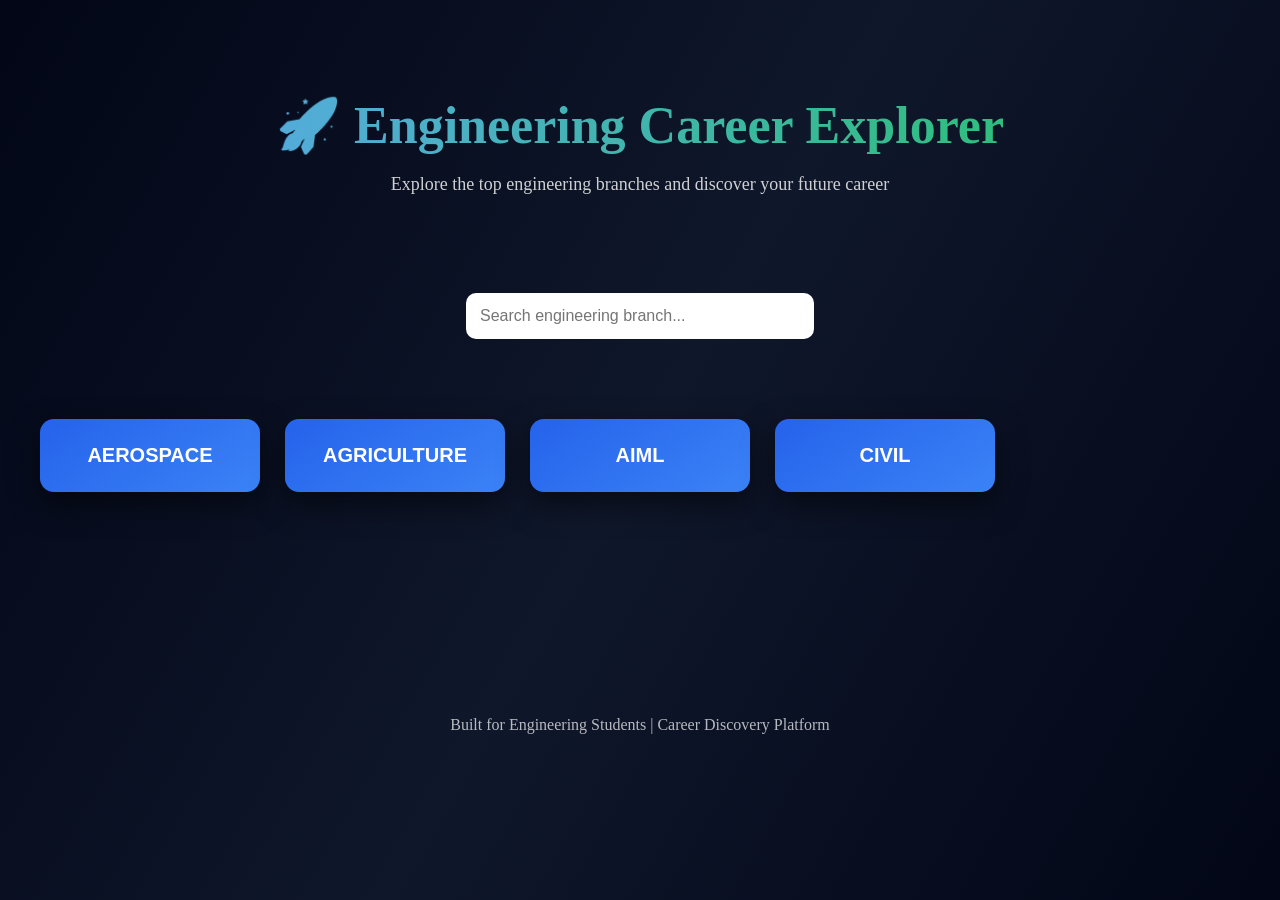
<file: index.html>
<!DOCTYPE html>
<html lang="en">

<head>

<meta charset="UTF-8">
<meta name="viewport" content="width=device-width, initial-scale=1.0">

<title>Engineering Career Explorer</title>

<link rel="stylesheet" href="style.css">

</head>


<body>


<!-- HEADER -->

<header>

<h1>🚀 Engineering Career Explorer</h1>

<p>
Explore the top engineering branches and discover your future career
</p>

</header>



<!-- SEARCH BAR -->

<div class="searchBox">

<input
id="search"
placeholder="Search engineering branch..."
onkeyup="filterBranches()"
/>

</div>



<!-- BRANCH BUTTONS -->

<div id="branches"></div>



<!-- FOOTER -->

<footer>

<p>Built for Engineering Students | Career Discovery Platform</p>

</footer>



<script src="script.js"></script>

</body>

</html>
</file>
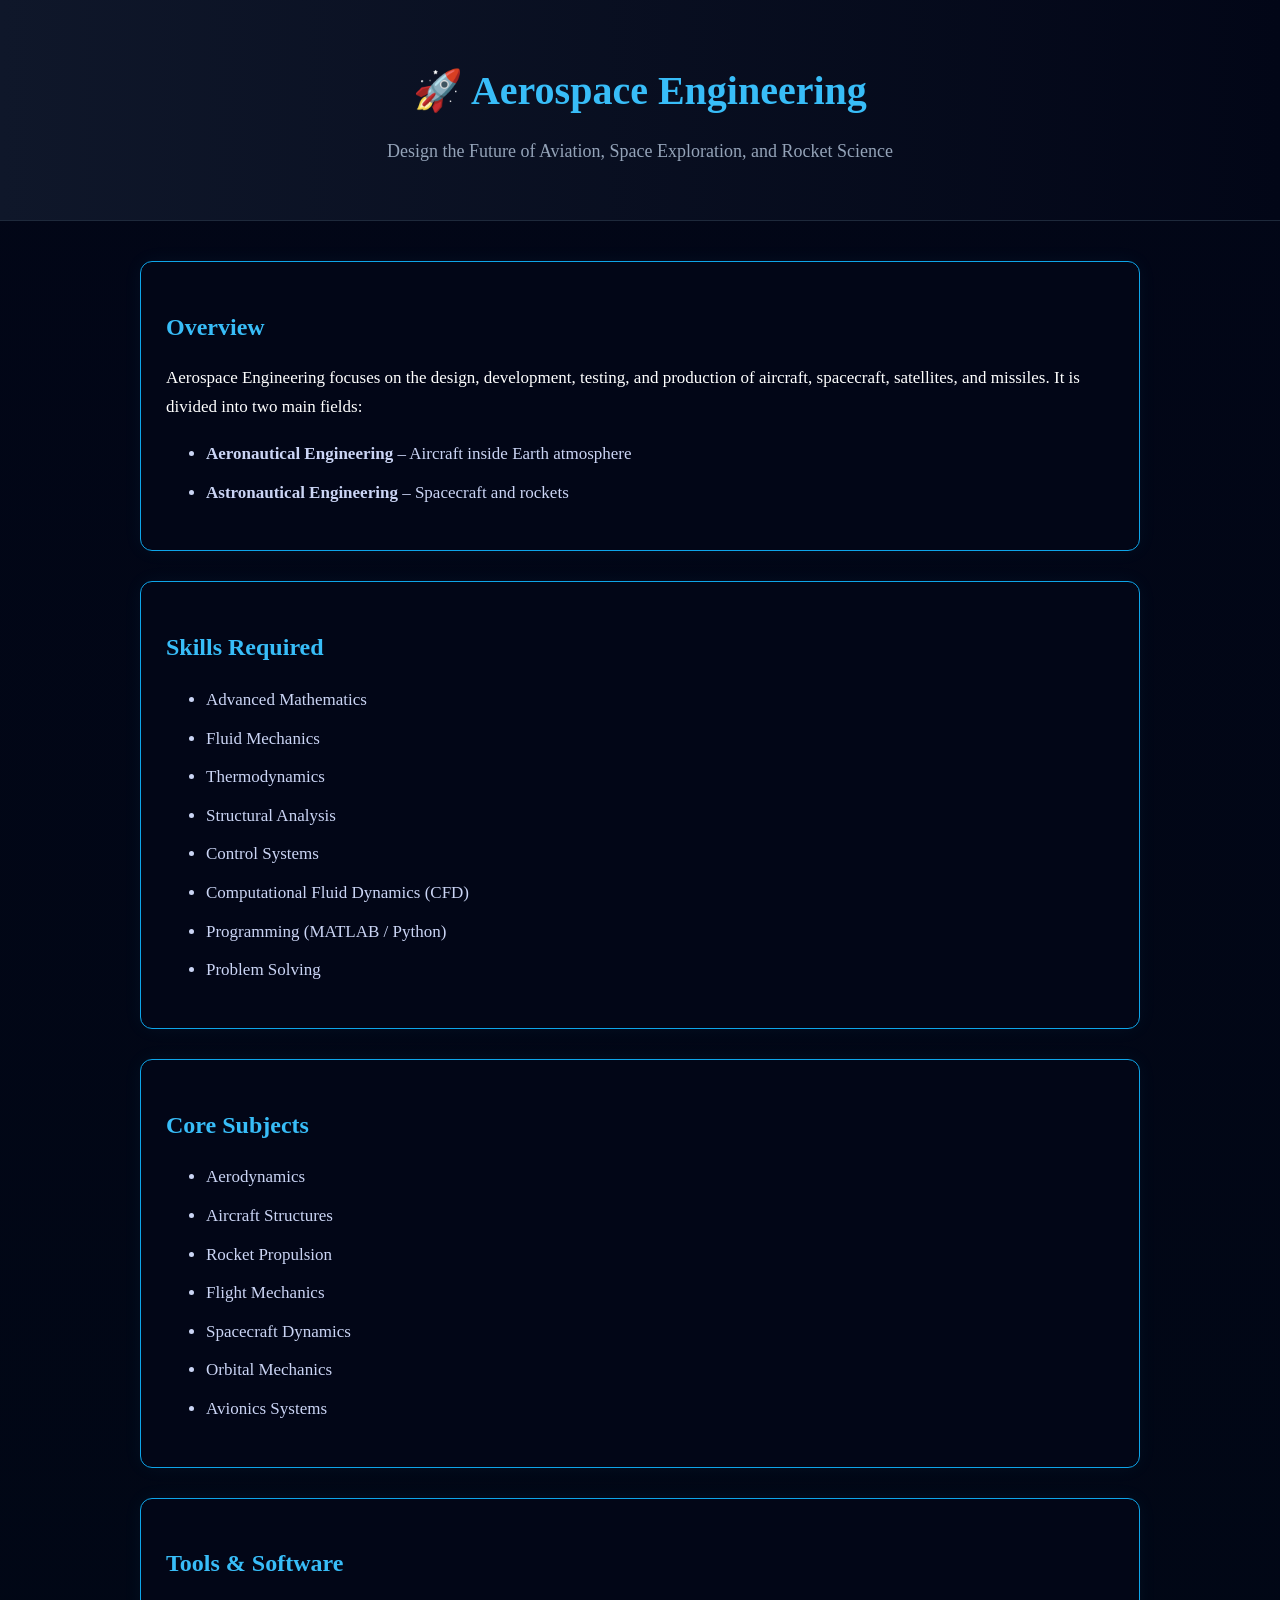
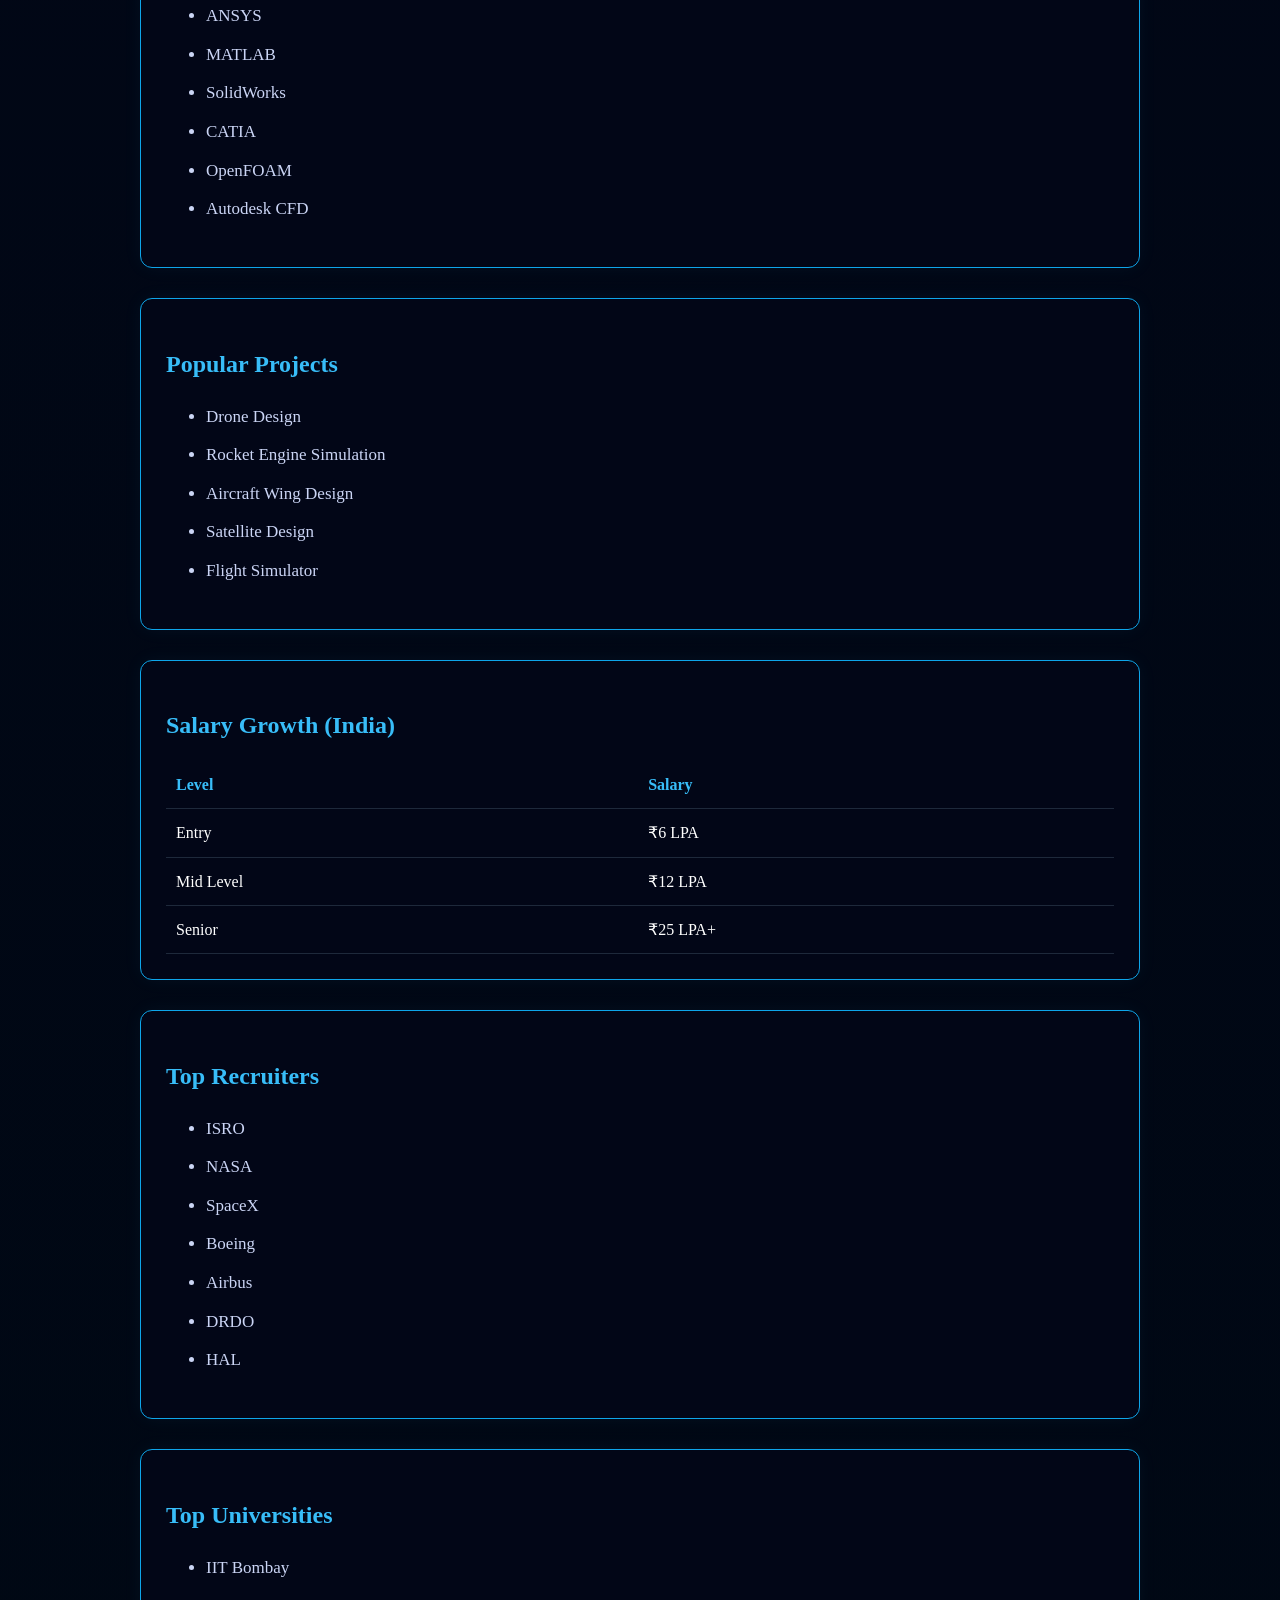
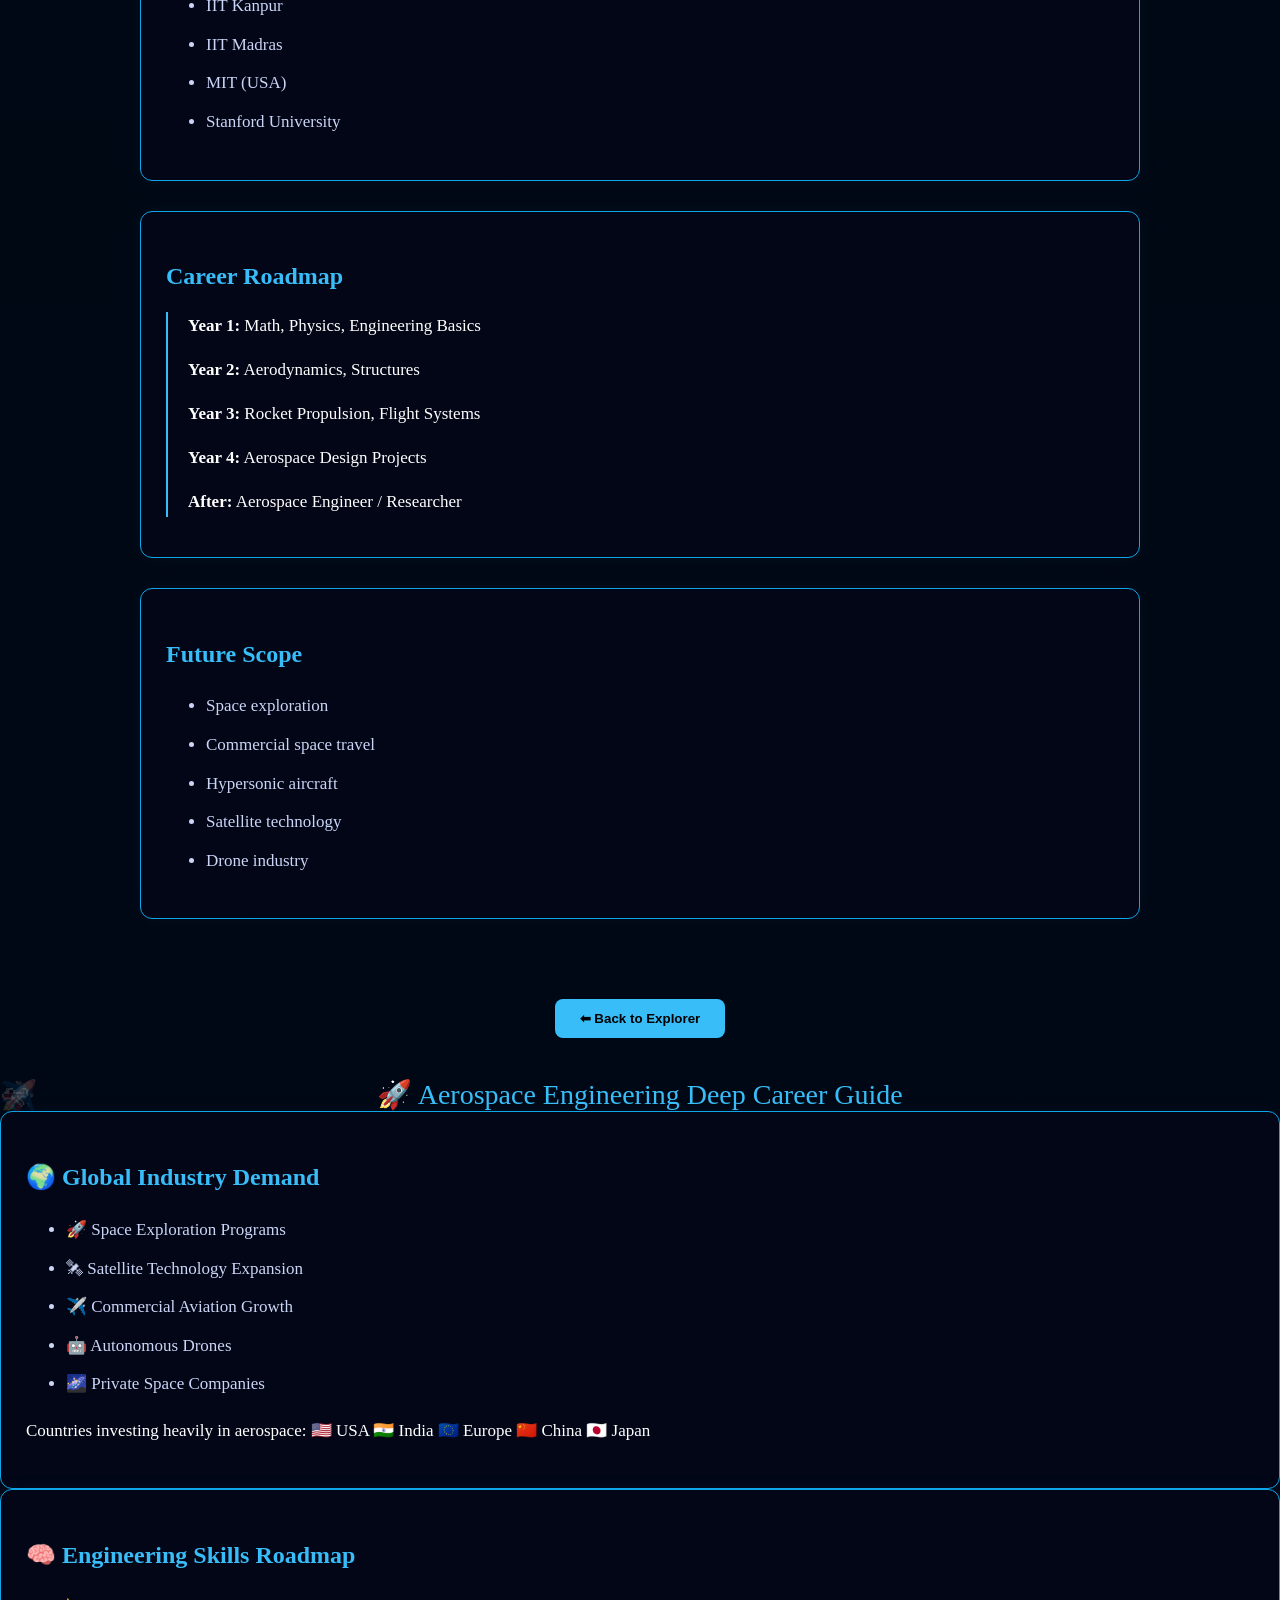
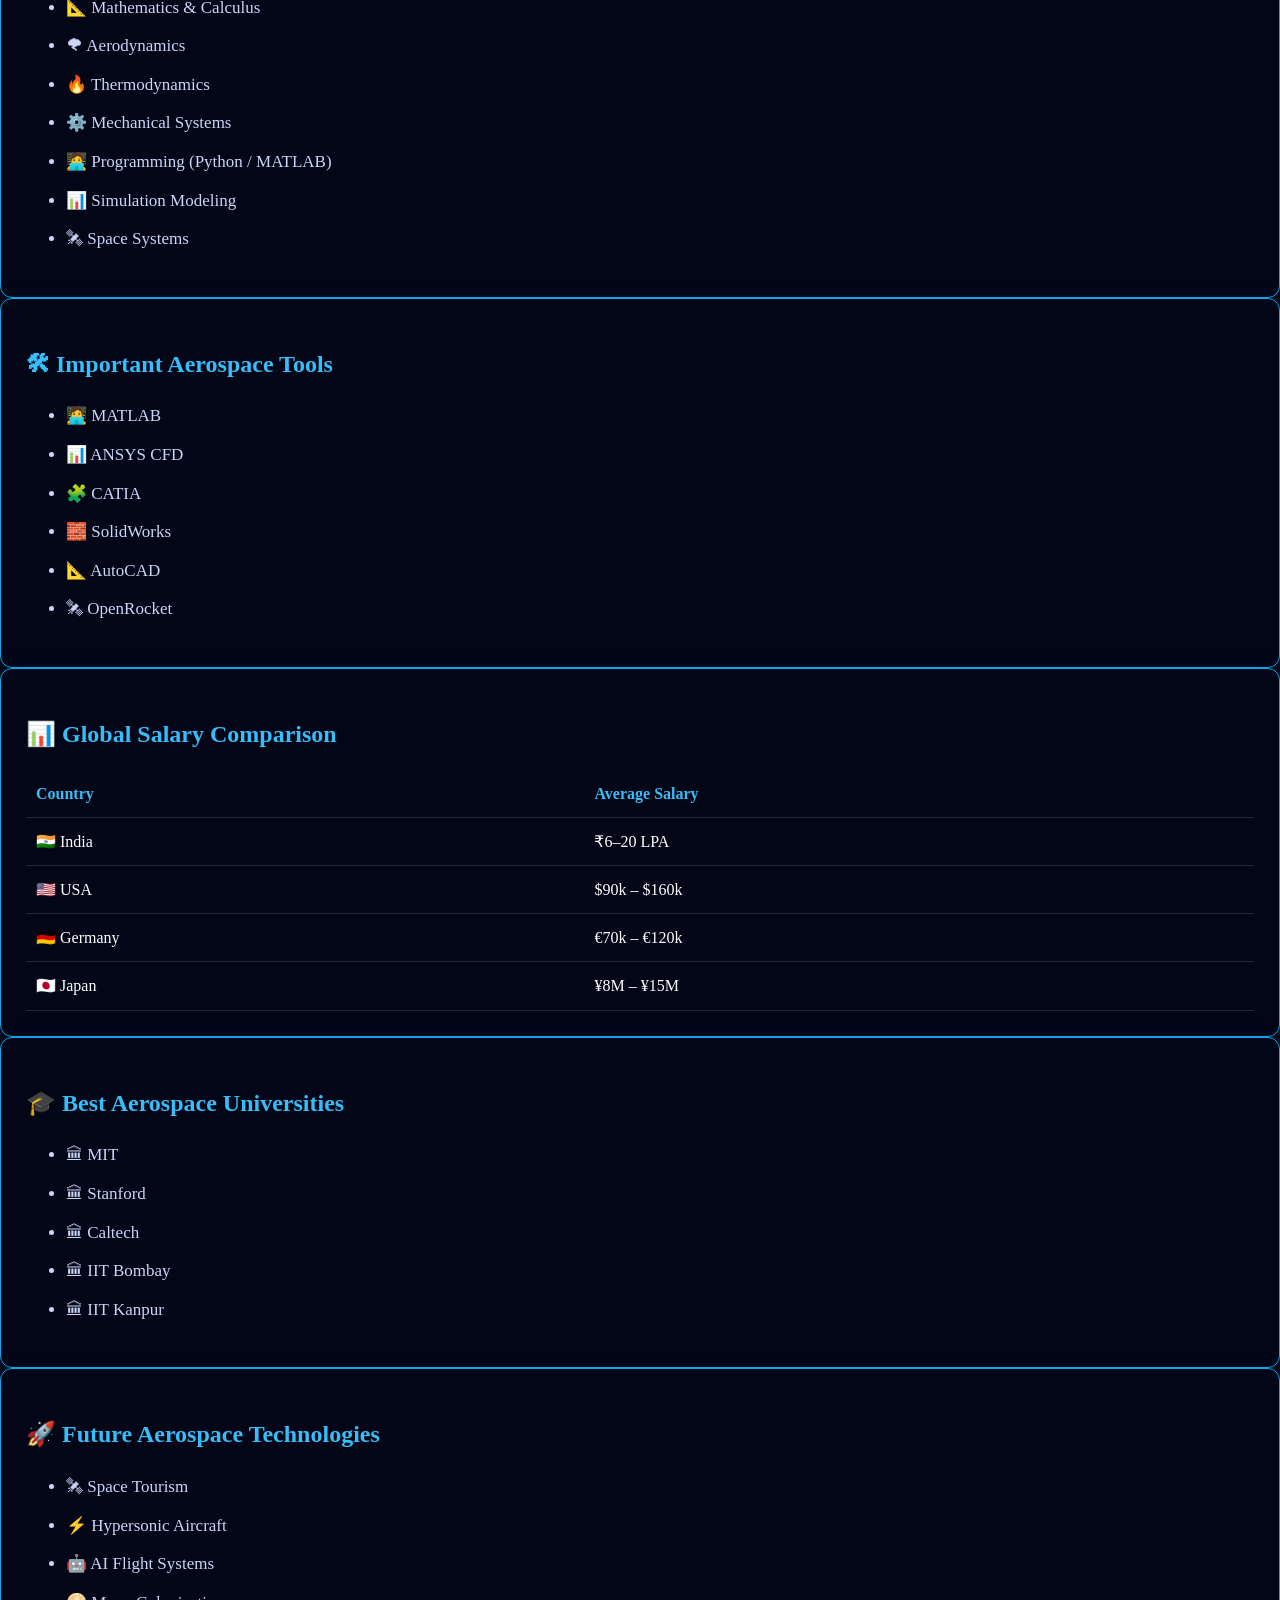
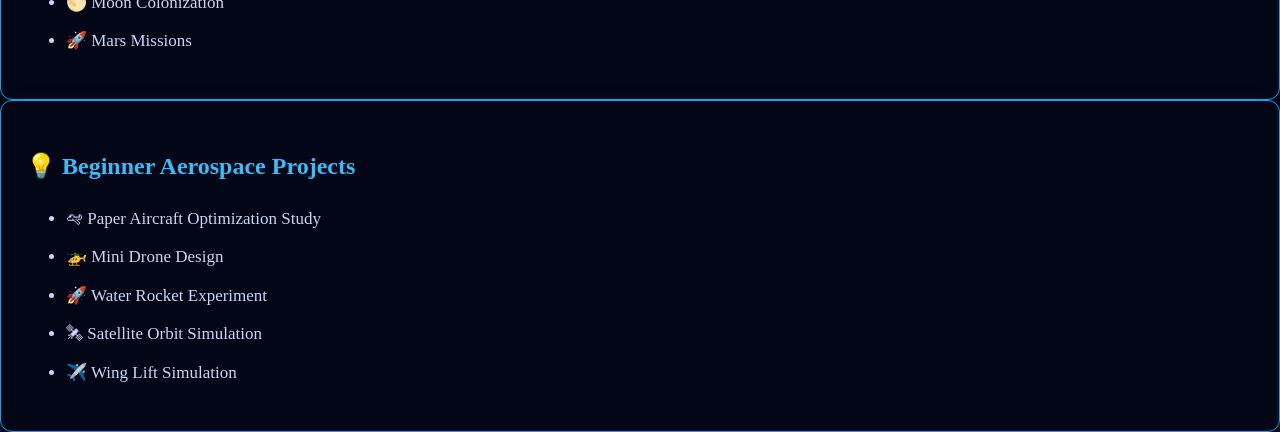
<file: branches/Aerospace.html>
<!DOCTYPE html>
<html lang="en">

<head>

<meta charset="UTF-8">
<title>Aerospace Engineering Career Explorer</title>

<style>

body{
margin:0;
font-family:Segoe UI;
background:radial-gradient(circle at top,#020617,#000);
color:white;
overflow-x:hidden;
}

/* HEADER */

header{
text-align:center;
padding:40px;
background:linear-gradient(90deg,#0f172a,#020617);
border-bottom:1px solid #1e293b;
}

header h1{
font-size:40px;
color:#38bdf8;
}

header p{
color:#94a3b8;
font-size:18px;
}

/* GRID */

.container{
padding:40px;
display:grid;
grid-template-columns:repeat(auto-fit,minmax(300px,1fr));
gap:25px;
}

/* CARD */

.card{
background:#020617;
border:1px solid #1e293b;
padding:25px;
border-radius:12px;
transition:0.4s;
box-shadow:0 0 20px rgba(56,189,248,0.05);
}

.card:hover{
transform:translateY(-6px);
box-shadow:0 0 30px rgba(56,189,248,0.3);
}

.card h2{
color:#38bdf8;
margin-bottom:15px;
}

/* TABLE */

table{
width:100%;
border-collapse:collapse;
}

td,th{
padding:10px;
border-bottom:1px solid #1e293b;
}

th{
color:#38bdf8;
text-align:left;
}

/* LIST */

ul{
line-height:1.8;
color:#cbd5f5;
}

/* TIMELINE */

.timeline{
border-left:2px solid #38bdf8;
padding-left:20px;
}

.timeline div{
margin-bottom:15px;
}

/* BACK BUTTON */

.back{
display:block;
margin:40px auto;
padding:12px 25px;
background:#38bdf8;
border:none;
border-radius:8px;
font-weight:bold;
cursor:pointer;
}

.back:hover{
background:#0ea5e9;
}

</style>

</head>

<body>

<header>

<h1>🚀 Aerospace Engineering</h1>
<p>Design the Future of Aviation, Space Exploration, and Rocket Science</p>

</header>

<div class="container">

<!-- OVERVIEW -->

<div class="card">

<h2>Overview</h2>

<p>
Aerospace Engineering focuses on the design, development, testing,
and production of aircraft, spacecraft, satellites, and missiles.

It is divided into two main fields:
</p>

<ul>
<li><b>Aeronautical Engineering</b> – Aircraft inside Earth atmosphere</li>
<li><b>Astronautical Engineering</b> – Spacecraft and rockets</li>
</ul>

</div>

<!-- SKILLS -->

<div class="card">

<h2>Skills Required</h2>

<ul>
<li>Advanced Mathematics</li>
<li>Fluid Mechanics</li>
<li>Thermodynamics</li>
<li>Structural Analysis</li>
<li>Control Systems</li>
<li>Computational Fluid Dynamics (CFD)</li>
<li>Programming (MATLAB / Python)</li>
<li>Problem Solving</li>
</ul>

</div>

<!-- SUBJECTS -->

<div class="card">

<h2>Core Subjects</h2>

<ul>
<li>Aerodynamics</li>
<li>Aircraft Structures</li>
<li>Rocket Propulsion</li>
<li>Flight Mechanics</li>
<li>Spacecraft Dynamics</li>
<li>Orbital Mechanics</li>
<li>Avionics Systems</li>
</ul>

</div>

<!-- TOOLS -->

<div class="card">

<h2>Tools & Software</h2>

<ul>
<li>ANSYS</li>
<li>MATLAB</li>
<li>SolidWorks</li>
<li>CATIA</li>
<li>OpenFOAM</li>
<li>Autodesk CFD</li>
</ul>

</div>

<!-- PROJECTS -->

<div class="card">

<h2>Popular Projects</h2>

<ul>
<li>Drone Design</li>
<li>Rocket Engine Simulation</li>
<li>Aircraft Wing Design</li>
<li>Satellite Design</li>
<li>Flight Simulator</li>
</ul>

</div>

<!-- SALARY -->

<div class="card">

<h2>Salary Growth (India)</h2>

<table>

<tr>
<th>Level</th>
<th>Salary</th>
</tr>

<tr>
<td>Entry</td>
<td>₹6 LPA</td>
</tr>

<tr>
<td>Mid Level</td>
<td>₹12 LPA</td>
</tr>

<tr>
<td>Senior</td>
<td>₹25 LPA+</td>
</tr>

</table>

</div>

<!-- COMPANIES -->

<div class="card">

<h2>Top Recruiters</h2>

<ul>
<li>ISRO</li>
<li>NASA</li>
<li>SpaceX</li>
<li>Boeing</li>
<li>Airbus</li>
<li>DRDO</li>
<li>HAL</li>
</ul>

</div>

<!-- UNIVERSITIES -->

<div class="card">

<h2>Top Universities</h2>

<ul>
<li>IIT Bombay</li>
<li>IIT Kanpur</li>
<li>IIT Madras</li>
<li>MIT (USA)</li>
<li>Stanford University</li>
</ul>

</div>

<!-- ROADMAP -->

<div class="card">

<h2>Career Roadmap</h2>

<div class="timeline">

<div><b>Year 1:</b> Math, Physics, Engineering Basics</div>

<div><b>Year 2:</b> Aerodynamics, Structures</div>

<div><b>Year 3:</b> Rocket Propulsion, Flight Systems</div>

<div><b>Year 4:</b> Aerospace Design Projects</div>

<div><b>After:</b> Aerospace Engineer / Researcher</div>

</div>

</div>

<!-- FUTURE -->

<div class="card">

<h2>Future Scope</h2>

<ul>
<li>Space exploration</li>
<li>Commercial space travel</li>
<li>Hypersonic aircraft</li>
<li>Satellite technology</li>
<li>Drone industry</li>
</ul>

</div>

</div>

<button class="back" onclick="history.back()">⬅ Back to Explorer</button>

</body>
</html>
<style>

/* FORCE SINGLE COLUMN */

.container{
display:flex;
flex-direction:column;
gap:30px;
max-width:1000px;
margin:auto;
}

/* SPACE BACKGROUND */

body{
background:linear-gradient(180deg,#020617,#000814,#020617);
}

/* FLOATING AIRPLANES */

.plane{
position:fixed;
font-size:30px;
opacity:0.15;
animation:fly 25s linear infinite;
}

.plane:nth-child(1){
top:10%;
left:-10%;
animation-delay:0s;
}

.plane:nth-child(2){
top:50%;
left:-20%;
animation-delay:10s;
}

.plane:nth-child(3){
top:80%;
left:-15%;
animation-delay:20s;
}

@keyframes fly{
0%{transform:translateX(0)}
100%{transform:translateX(140vw)}
}

/* CARD UPGRADE */

.card{
font-size:17px;
line-height:1.7;
background:linear-gradient(145deg,#020617,#020617);
border:1px solid #0ea5e9;
}

.card h2{
font-size:24px;
}

/* ICON LIST */

ul li{
margin-bottom:8px;
}

/* BIG SECTION TITLES */

.sectionTitle{
font-size:28px;
margin-top:40px;
color:#38bdf8;
text-align:center;
}

/* INFO TABLE */

table{
font-size:16px;
}

</style>

<!-- FLOATING PLANES -->

<div class="plane">✈️</div>
<div class="plane">🛩</div>
<div class="plane">🚀</div>


<div class="sectionTitle">🚀 Aerospace Engineering Deep Career Guide</div>


<div class="card">

<h2>🌍 Global Industry Demand</h2>

<ul>
<li>🚀 Space Exploration Programs</li>
<li>🛰 Satellite Technology Expansion</li>
<li>✈️ Commercial Aviation Growth</li>
<li>🤖 Autonomous Drones</li>
<li>🌌 Private Space Companies</li>

</ul>

<p>

Countries investing heavily in aerospace:

🇺🇸 USA  
🇮🇳 India  
🇪🇺 Europe  
🇨🇳 China  
🇯🇵 Japan  

</p>

</div>



<div class="card">

<h2>🧠 Engineering Skills Roadmap</h2>

<ul>

<li>📐 Mathematics & Calculus</li>
<li>🌪 Aerodynamics</li>
<li>🔥 Thermodynamics</li>
<li>⚙️ Mechanical Systems</li>
<li>🧑‍💻 Programming (Python / MATLAB)</li>
<li>📊 Simulation Modeling</li>
<li>🛰 Space Systems</li>

</ul>

</div>



<div class="card">

<h2>🛠 Important Aerospace Tools</h2>

<ul>

<li>🧑‍💻 MATLAB</li>
<li>📊 ANSYS CFD</li>
<li>🧩 CATIA</li>
<li>🧱 SolidWorks</li>
<li>📐 AutoCAD</li>
<li>🛰 OpenRocket</li>

</ul>

</div>



<div class="card">

<h2>📊 Global Salary Comparison</h2>

<table>

<tr>
<th>Country</th>
<th>Average Salary</th>
</tr>

<tr>
<td>🇮🇳 India</td>
<td>₹6–20 LPA</td>
</tr>

<tr>
<td>🇺🇸 USA</td>
<td>$90k – $160k</td>
</tr>

<tr>
<td>🇩🇪 Germany</td>
<td>€70k – €120k</td>
</tr>

<tr>
<td>🇯🇵 Japan</td>
<td>¥8M – ¥15M</td>
</tr>

</table>

</div>



<div class="card">

<h2>🎓 Best Aerospace Universities</h2>

<ul>

<li>🏛 MIT</li>
<li>🏛 Stanford</li>
<li>🏛 Caltech</li>
<li>🏛 IIT Bombay</li>
<li>🏛 IIT Kanpur</li>

</ul>

</div>



<div class="card">

<h2>🚀 Future Aerospace Technologies</h2>

<ul>

<li>🛰 Space Tourism</li>
<li>⚡ Hypersonic Aircraft</li>
<li>🤖 AI Flight Systems</li>
<li>🌕 Moon Colonization</li>
<li>🚀 Mars Missions</li>

</ul>

</div>



<div class="card">

<h2>💡 Beginner Aerospace Projects</h2>

<ul>

<li>🛩 Paper Aircraft Optimization Study</li>
<li>🚁 Mini Drone Design</li>
<li>🚀 Water Rocket Experiment</li>
<li>🛰 Satellite Orbit Simulation</li>
<li>✈️ Wing Lift Simulation</li>

</ul>

</div>
</file>
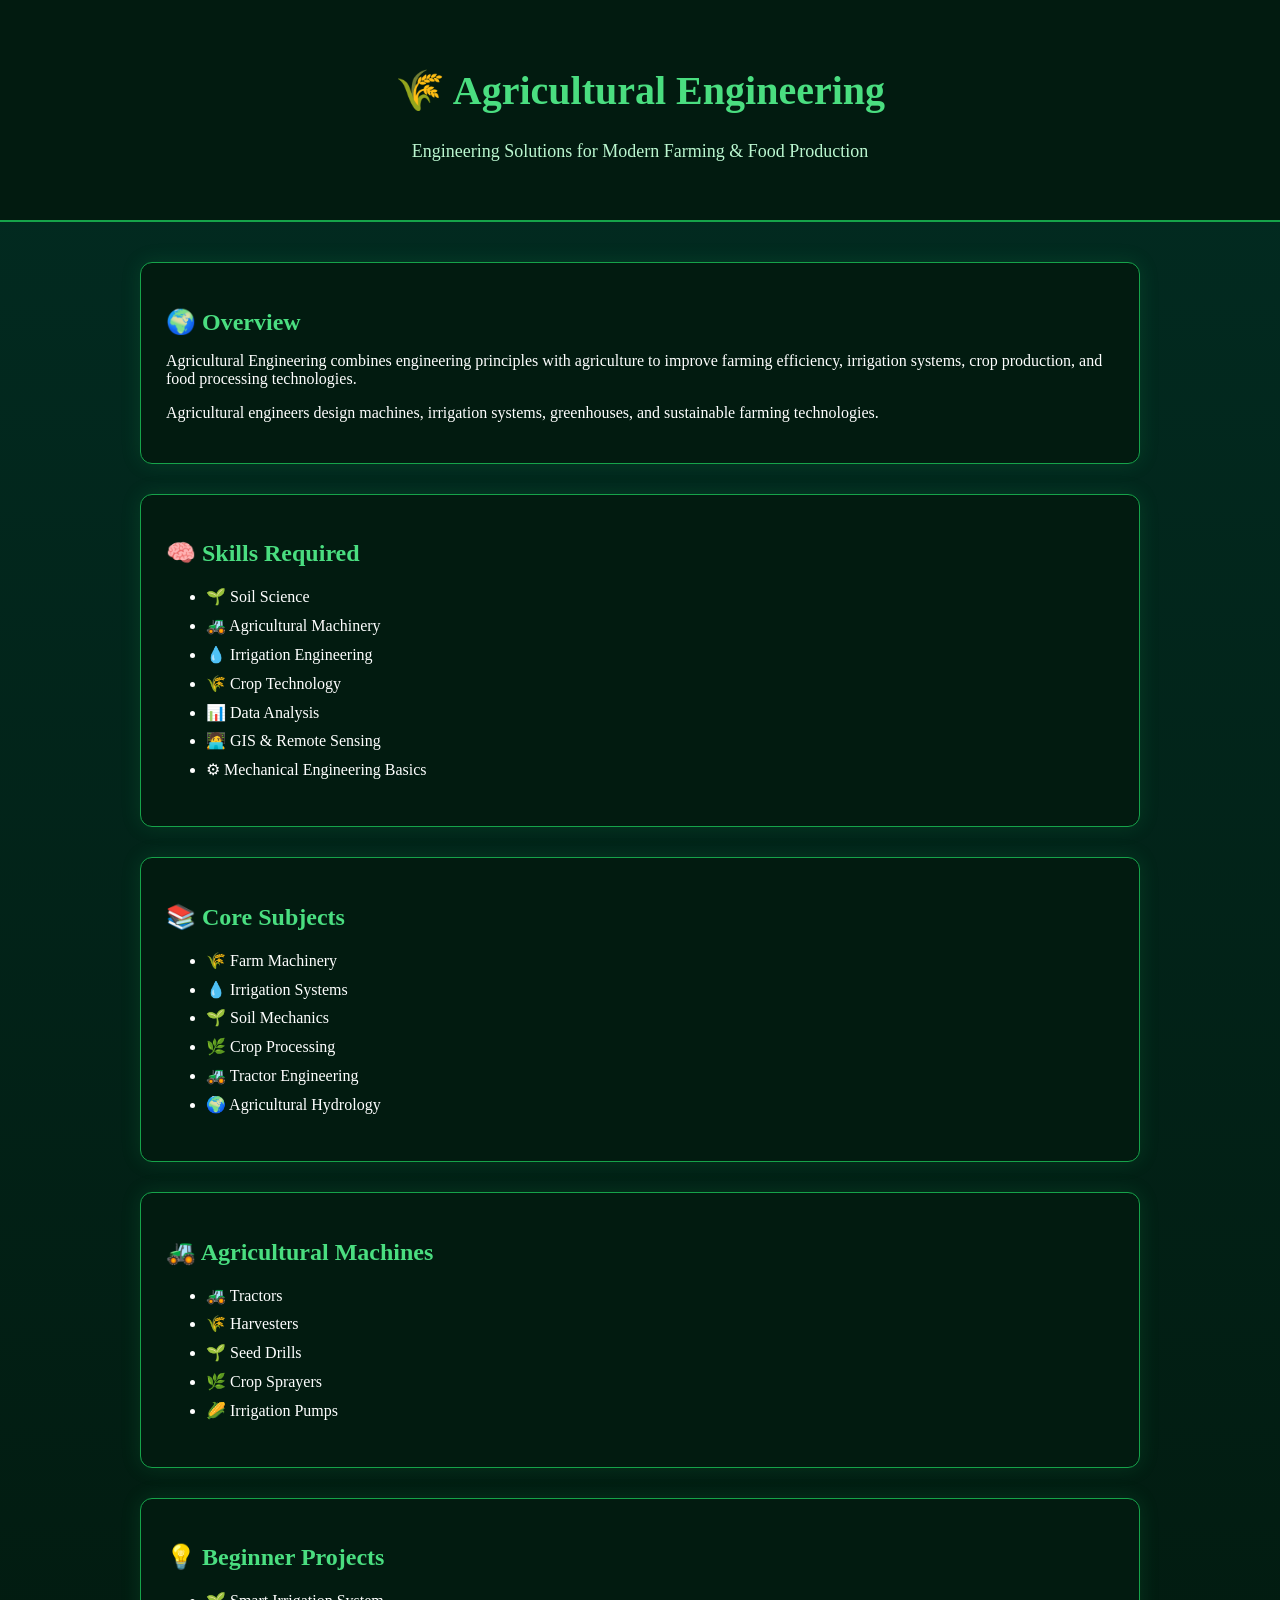
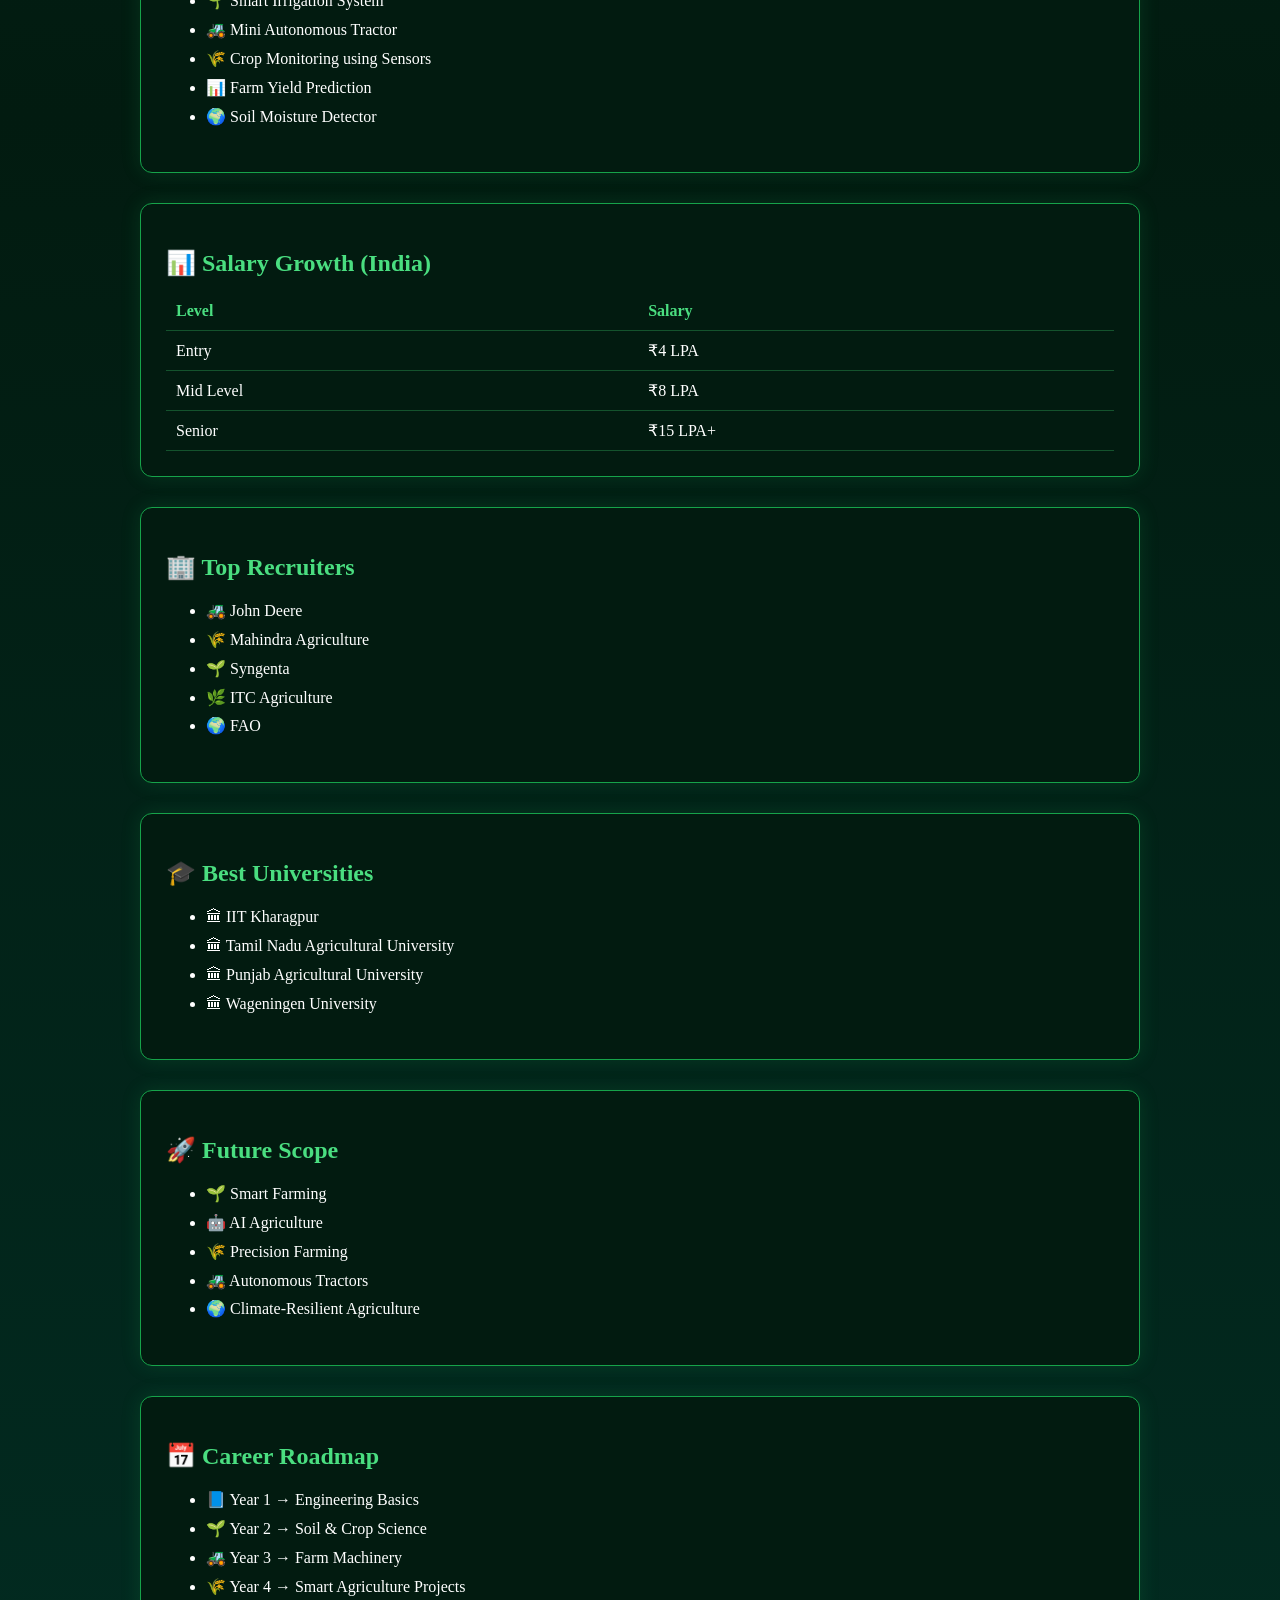
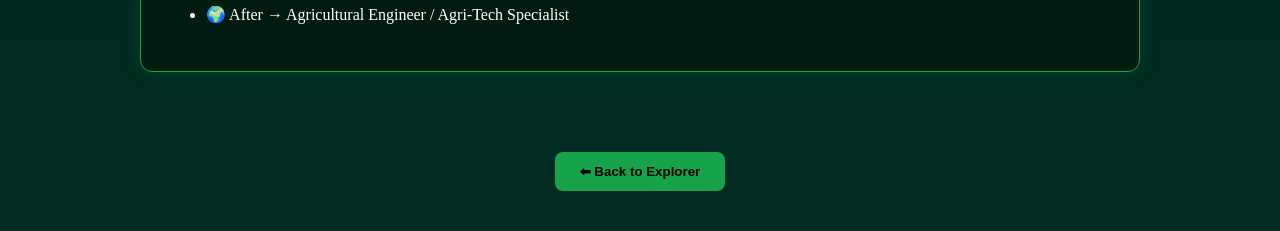
<file: branches/Agricultural.html>
<!DOCTYPE html>
<html lang="en">

<head>

<meta charset="UTF-8">
<title>Agricultural Engineering</title>

<style>

body{
margin:0;
font-family:Segoe UI;
background:linear-gradient(180deg,#022c22,#021b10,#022c22);
color:white;
}

/* HEADER */

header{
text-align:center;
padding:40px;
background:#021b10;
border-bottom:2px solid #16a34a;
}

header h1{
font-size:40px;
color:#4ade80;
}

header p{
color:#bbf7d0;
font-size:18px;
}

/* SINGLE COLUMN */

.container{
max-width:1000px;
margin:auto;
display:flex;
flex-direction:column;
gap:30px;
padding:40px;
}

/* CARD */

.card{
background:#021b10;
border:1px solid #16a34a;
padding:25px;
border-radius:12px;
transition:0.4s;
box-shadow:0 0 20px rgba(34,197,94,0.15);
}

.card:hover{
transform:translateY(-6px);
box-shadow:0 0 35px rgba(34,197,94,0.4);
}

.card h2{
color:#4ade80;
margin-bottom:15px;
}

/* LIST */

ul{
line-height:1.8;
}

/* TABLE */

table{
width:100%;
border-collapse:collapse;
}

td,th{
padding:10px;
border-bottom:1px solid #14532d;
}

th{
color:#4ade80;
text-align:left;
}

/* FLOATING FARM ICONS */

.farm{
position:fixed;
font-size:30px;
opacity:0.12;
animation:moveFarm 30s linear infinite;
}

.farm:nth-child(1){
top:15%;
left:-10%;
}

.farm:nth-child(2){
top:45%;
left:-15%;
animation-delay:10s;
}

.farm:nth-child(3){
top:75%;
left:-20%;
animation-delay:20s;
}

@keyframes moveFarm{
0%{transform:translateX(0)}
100%{transform:translateX(140vw)}
}

/* BACK BUTTON */

.back{
display:block;
margin:40px auto;
padding:12px 25px;
background:#16a34a;
border:none;
border-radius:8px;
font-weight:bold;
cursor:pointer;
}

.back:hover{
background:#15803d;
}

</style>

</head>

<body>

<div class="farm">🚜</div>
<div class="farm">🌾</div>
<div class="farm">🌱</div>

<header>

<h1>🌾 Agricultural Engineering</h1>

<p>Engineering Solutions for Modern Farming & Food Production</p>

</header>

<div class="container">

<div class="card">

<h2>🌍 Overview</h2>

<p>
Agricultural Engineering combines engineering principles with agriculture
to improve farming efficiency, irrigation systems, crop production,
and food processing technologies.
</p>

<p>
Agricultural engineers design machines, irrigation systems,
greenhouses, and sustainable farming technologies.
</p>

</div>


<div class="card">

<h2>🧠 Skills Required</h2>

<ul>

<li>🌱 Soil Science</li>
<li>🚜 Agricultural Machinery</li>
<li>💧 Irrigation Engineering</li>
<li>🌾 Crop Technology</li>
<li>📊 Data Analysis</li>
<li>🧑‍💻 GIS & Remote Sensing</li>
<li>⚙ Mechanical Engineering Basics</li>

</ul>

</div>


<div class="card">

<h2>📚 Core Subjects</h2>

<ul>

<li>🌾 Farm Machinery</li>
<li>💧 Irrigation Systems</li>
<li>🌱 Soil Mechanics</li>
<li>🌿 Crop Processing</li>
<li>🚜 Tractor Engineering</li>
<li>🌍 Agricultural Hydrology</li>

</ul>

</div>


<div class="card">

<h2>🚜 Agricultural Machines</h2>

<ul>

<li>🚜 Tractors</li>
<li>🌾 Harvesters</li>
<li>🌱 Seed Drills</li>
<li>🌿 Crop Sprayers</li>
<li>🌽 Irrigation Pumps</li>

</ul>

</div>


<div class="card">

<h2>💡 Beginner Projects</h2>

<ul>

<li>🌱 Smart Irrigation System</li>
<li>🚜 Mini Autonomous Tractor</li>
<li>🌾 Crop Monitoring using Sensors</li>
<li>📊 Farm Yield Prediction</li>
<li>🌍 Soil Moisture Detector</li>

</ul>

</div>


<div class="card">

<h2>📊 Salary Growth (India)</h2>

<table>

<tr>
<th>Level</th>
<th>Salary</th>
</tr>

<tr>
<td>Entry</td>
<td>₹4 LPA</td>
</tr>

<tr>
<td>Mid Level</td>
<td>₹8 LPA</td>
</tr>

<tr>
<td>Senior</td>
<td>₹15 LPA+</td>
</tr>

</table>

</div>


<div class="card">

<h2>🏢 Top Recruiters</h2>

<ul>

<li>🚜 John Deere</li>
<li>🌾 Mahindra Agriculture</li>
<li>🌱 Syngenta</li>
<li>🌿 ITC Agriculture</li>
<li>🌍 FAO</li>

</ul>

</div>


<div class="card">

<h2>🎓 Best Universities</h2>

<ul>

<li>🏛 IIT Kharagpur</li>
<li>🏛 Tamil Nadu Agricultural University</li>
<li>🏛 Punjab Agricultural University</li>
<li>🏛 Wageningen University</li>

</ul>

</div>


<div class="card">

<h2>🚀 Future Scope</h2>

<ul>

<li>🌱 Smart Farming</li>
<li>🤖 AI Agriculture</li>
<li>🌾 Precision Farming</li>
<li>🚜 Autonomous Tractors</li>
<li>🌍 Climate-Resilient Agriculture</li>

</ul>

</div>


<div class="card">

<h2>📅 Career Roadmap</h2>

<ul>

<li>📘 Year 1 → Engineering Basics</li>
<li>🌱 Year 2 → Soil & Crop Science</li>
<li>🚜 Year 3 → Farm Machinery</li>
<li>🌾 Year 4 → Smart Agriculture Projects</li>
<li>🌍 After → Agricultural Engineer / Agri-Tech Specialist</li>

</ul>

</div>

</div>

<button class="back" onclick="history.back()">⬅ Back to Explorer</button>

</body>
</html>
</file>
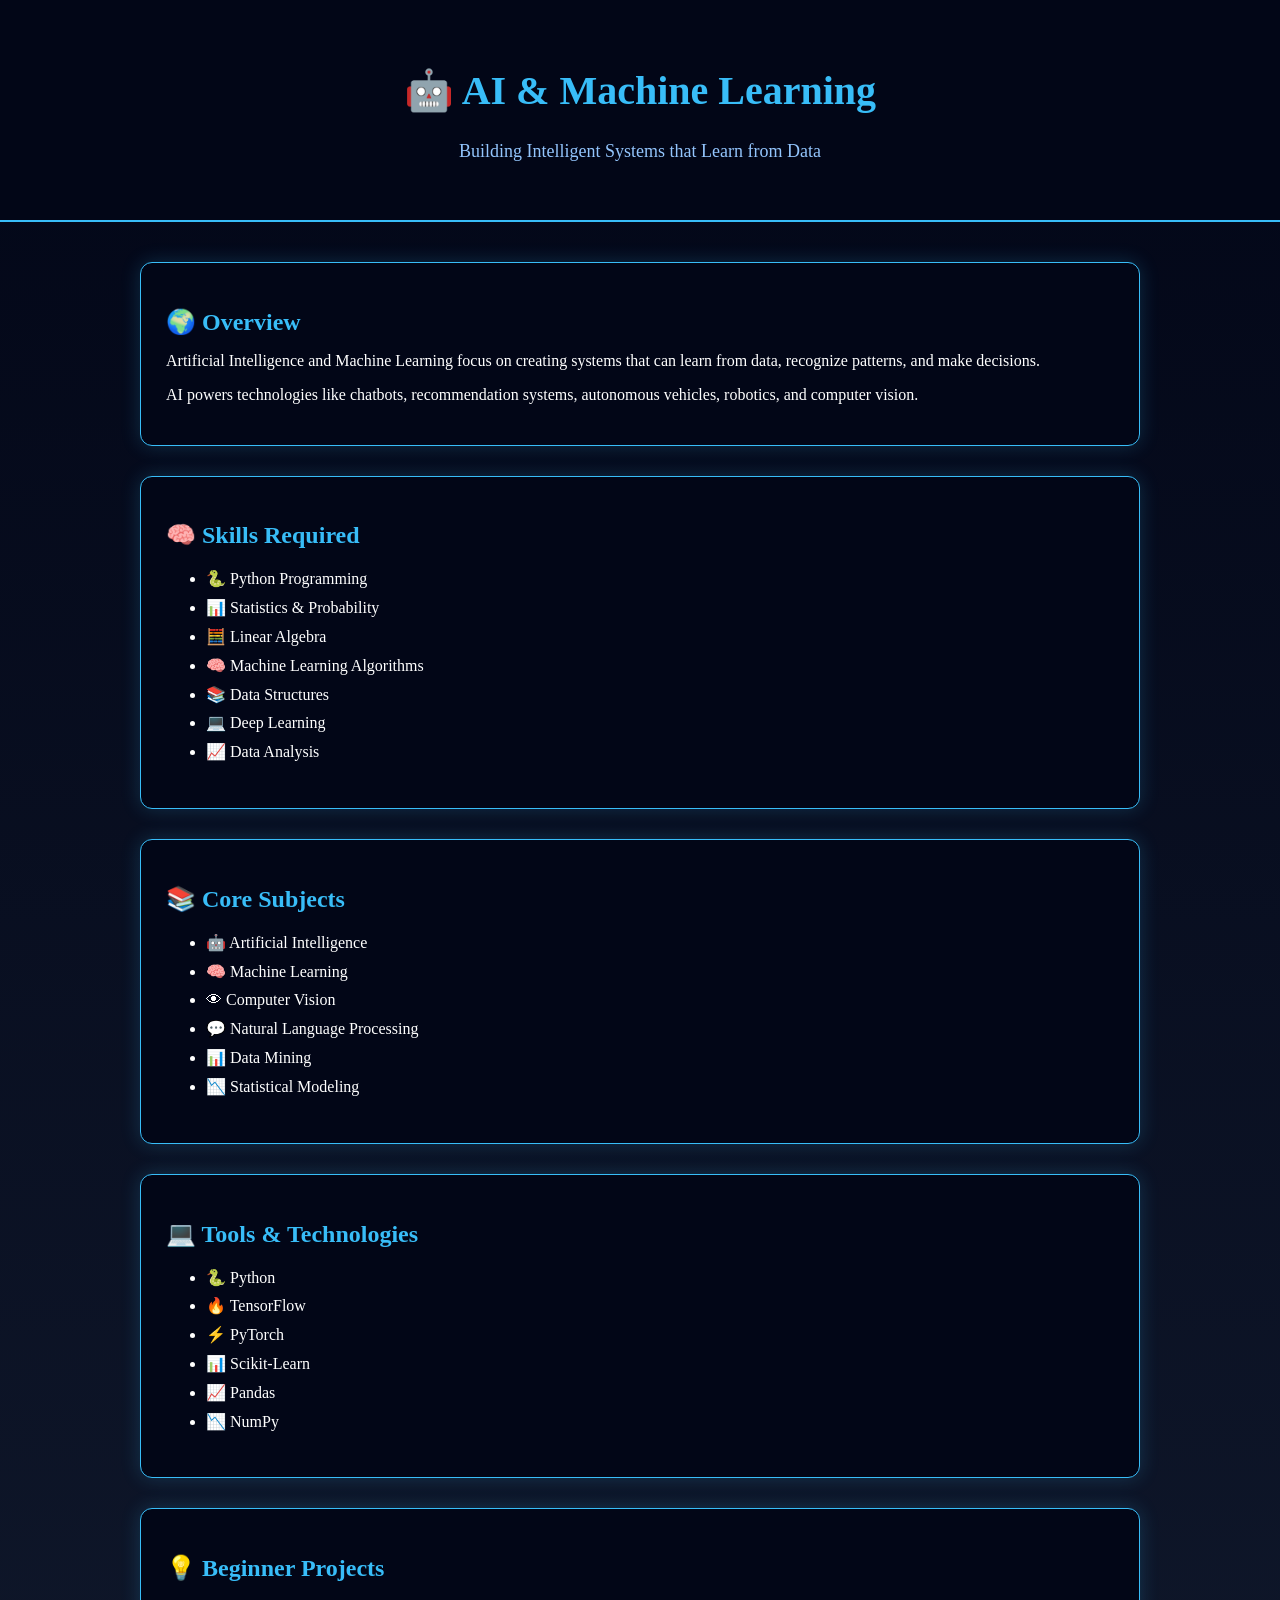
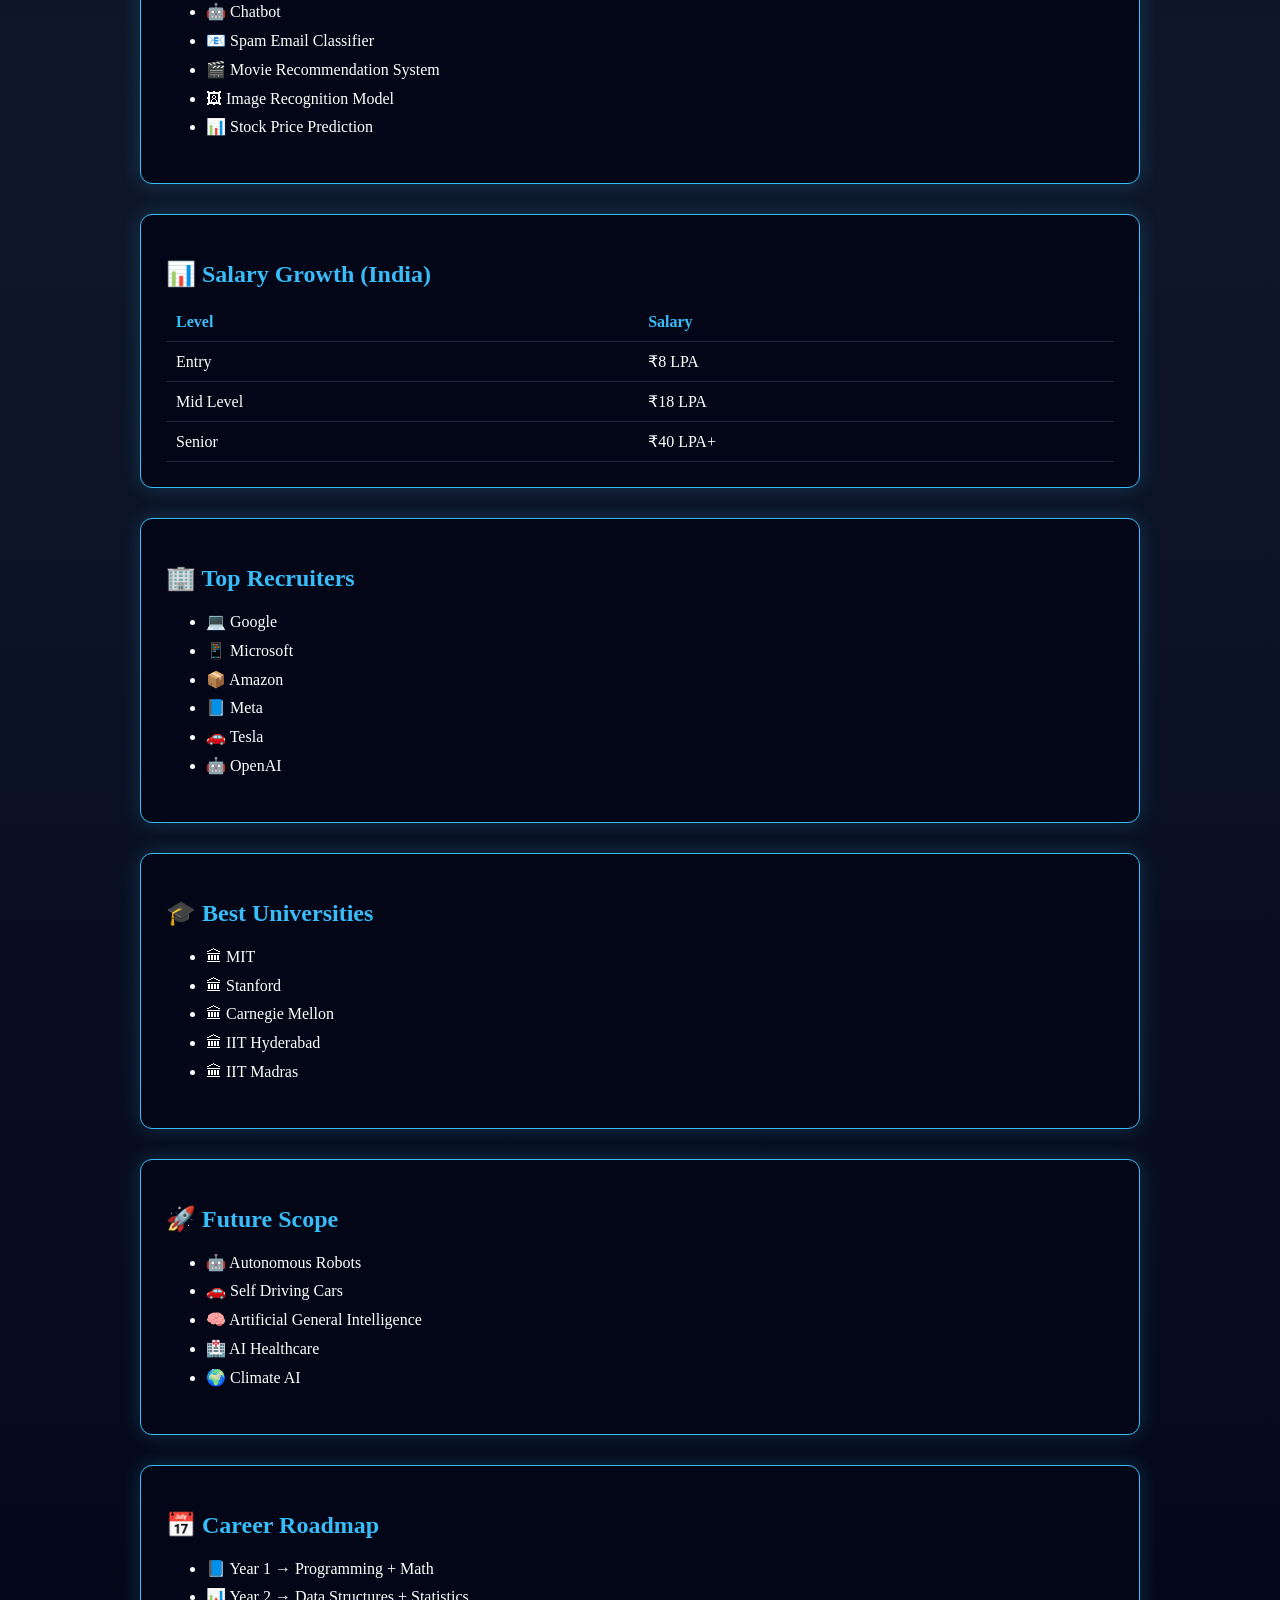
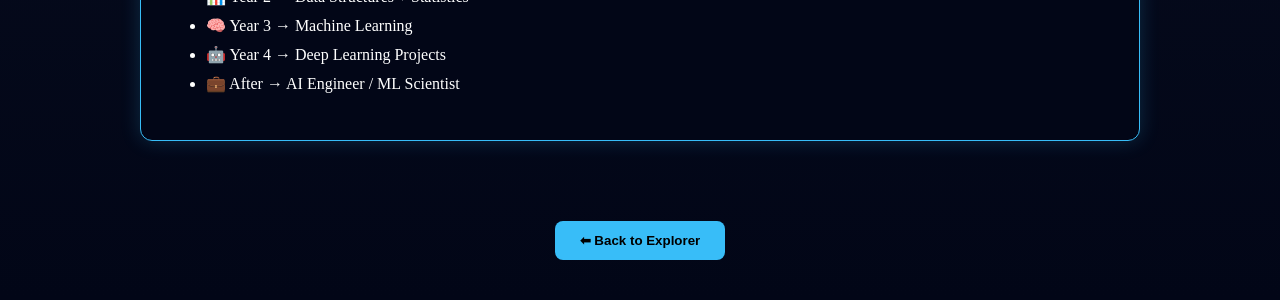
<file: branches/AIML.html>
<!DOCTYPE html>
<html lang="en">

<head>

<meta charset="UTF-8">
<title>AI & Machine Learning</title>

<style>

body{
margin:0;
font-family:Segoe UI;
background:linear-gradient(180deg,#020617,#0f172a,#020617);
color:white;
}

/* HEADER */

header{
text-align:center;
padding:40px;
background:#020617;
border-bottom:2px solid #38bdf8;
}

header h1{
font-size:40px;
color:#38bdf8;
}

header p{
color:#93c5fd;
font-size:18px;
}

/* SINGLE COLUMN */

.container{
max-width:1000px;
margin:auto;
display:flex;
flex-direction:column;
gap:30px;
padding:40px;
}

/* CARD */

.card{
background:#020617;
border:1px solid #38bdf8;
padding:25px;
border-radius:12px;
transition:0.4s;
box-shadow:0 0 20px rgba(56,189,248,0.2);
}

.card:hover{
transform:translateY(-6px);
box-shadow:0 0 35px rgba(56,189,248,0.5);
}

.card h2{
color:#38bdf8;
margin-bottom:15px;
}

/* LIST */

ul{
line-height:1.8;
}

/* TABLE */

table{
width:100%;
border-collapse:collapse;
}

td,th{
padding:10px;
border-bottom:1px solid #1e293b;
}

th{
color:#38bdf8;
text-align:left;
}

/* FLOATING TECH ICONS */

.tech{
position:fixed;
font-size:30px;
opacity:0.12;
animation:moveTech 30s linear infinite;
}

.tech:nth-child(1){
top:15%;
left:-10%;
}

.tech:nth-child(2){
top:45%;
left:-15%;
animation-delay:10s;
}

.tech:nth-child(3){
top:75%;
left:-20%;
animation-delay:20s;
}

@keyframes moveTech{
0%{transform:translateX(0)}
100%{transform:translateX(140vw)}
}

/* BACK BUTTON */

.back{
display:block;
margin:40px auto;
padding:12px 25px;
background:#38bdf8;
border:none;
border-radius:8px;
font-weight:bold;
cursor:pointer;
}

.back:hover{
background:#0ea5e9;
}

</style>

</head>

<body>

<div class="tech">🤖</div>
<div class="tech">🧠</div>
<div class="tech">💻</div>

<header>

<h1>🤖 AI & Machine Learning</h1>

<p>Building Intelligent Systems that Learn from Data</p>

</header>

<div class="container">

<div class="card">

<h2>🌍 Overview</h2>

<p>
Artificial Intelligence and Machine Learning focus on creating systems
that can learn from data, recognize patterns, and make decisions.
</p>

<p>
AI powers technologies like chatbots, recommendation systems,
autonomous vehicles, robotics, and computer vision.
</p>

</div>


<div class="card">

<h2>🧠 Skills Required</h2>

<ul>

<li>🐍 Python Programming</li>
<li>📊 Statistics & Probability</li>
<li>🧮 Linear Algebra</li>
<li>🧠 Machine Learning Algorithms</li>
<li>📚 Data Structures</li>
<li>💻 Deep Learning</li>
<li>📈 Data Analysis</li>

</ul>

</div>


<div class="card">

<h2>📚 Core Subjects</h2>

<ul>

<li>🤖 Artificial Intelligence</li>
<li>🧠 Machine Learning</li>
<li>👁 Computer Vision</li>
<li>💬 Natural Language Processing</li>
<li>📊 Data Mining</li>
<li>📉 Statistical Modeling</li>

</ul>

</div>


<div class="card">

<h2>💻 Tools & Technologies</h2>

<ul>

<li>🐍 Python</li>
<li>🔥 TensorFlow</li>
<li>⚡ PyTorch</li>
<li>📊 Scikit-Learn</li>
<li>📈 Pandas</li>
<li>📉 NumPy</li>

</ul>

</div>


<div class="card">

<h2>💡 Beginner Projects</h2>

<ul>

<li>🤖 Chatbot</li>
<li>📧 Spam Email Classifier</li>
<li>🎬 Movie Recommendation System</li>
<li>🖼 Image Recognition Model</li>
<li>📊 Stock Price Prediction</li>

</ul>

</div>


<div class="card">

<h2>📊 Salary Growth (India)</h2>

<table>

<tr>
<th>Level</th>
<th>Salary</th>
</tr>

<tr>
<td>Entry</td>
<td>₹8 LPA</td>
</tr>

<tr>
<td>Mid Level</td>
<td>₹18 LPA</td>
</tr>

<tr>
<td>Senior</td>
<td>₹40 LPA+</td>
</tr>

</table>

</div>


<div class="card">

<h2>🏢 Top Recruiters</h2>

<ul>

<li>💻 Google</li>
<li>📱 Microsoft</li>
<li>📦 Amazon</li>
<li>📘 Meta</li>
<li>🚗 Tesla</li>
<li>🤖 OpenAI</li>

</ul>

</div>


<div class="card">

<h2>🎓 Best Universities</h2>

<ul>

<li>🏛 MIT</li>
<li>🏛 Stanford</li>
<li>🏛 Carnegie Mellon</li>
<li>🏛 IIT Hyderabad</li>
<li>🏛 IIT Madras</li>

</ul>

</div>


<div class="card">

<h2>🚀 Future Scope</h2>

<ul>

<li>🤖 Autonomous Robots</li>
<li>🚗 Self Driving Cars</li>
<li>🧠 Artificial General Intelligence</li>
<li>🏥 AI Healthcare</li>
<li>🌍 Climate AI</li>

</ul>

</div>


<div class="card">

<h2>📅 Career Roadmap</h2>

<ul>

<li>📘 Year 1 → Programming + Math</li>
<li>📊 Year 2 → Data Structures + Statistics</li>
<li>🧠 Year 3 → Machine Learning</li>
<li>🤖 Year 4 → Deep Learning Projects</li>
<li>💼 After → AI Engineer / ML Scientist</li>

</ul>

</div>

</div>

<button class="back" onclick="history.back()">⬅ Back to Explorer</button>

</body>
</html>
</file>
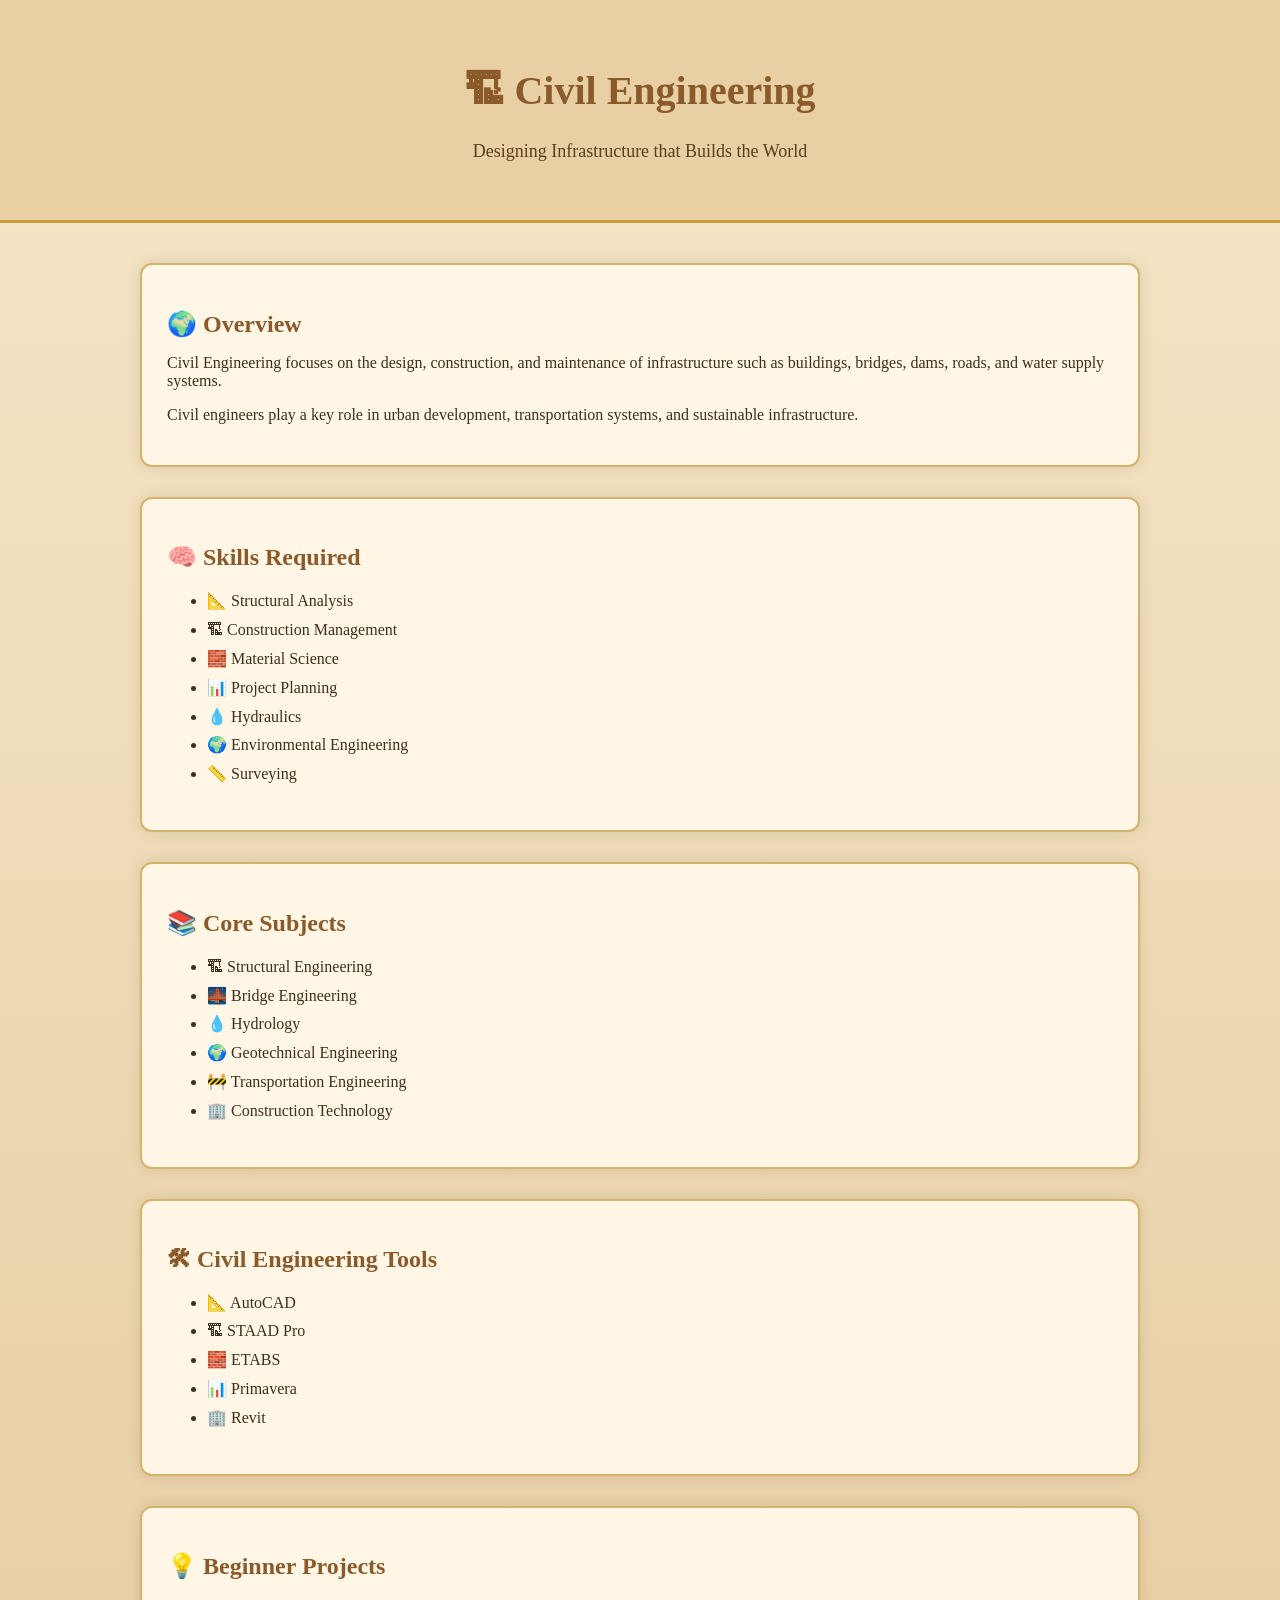
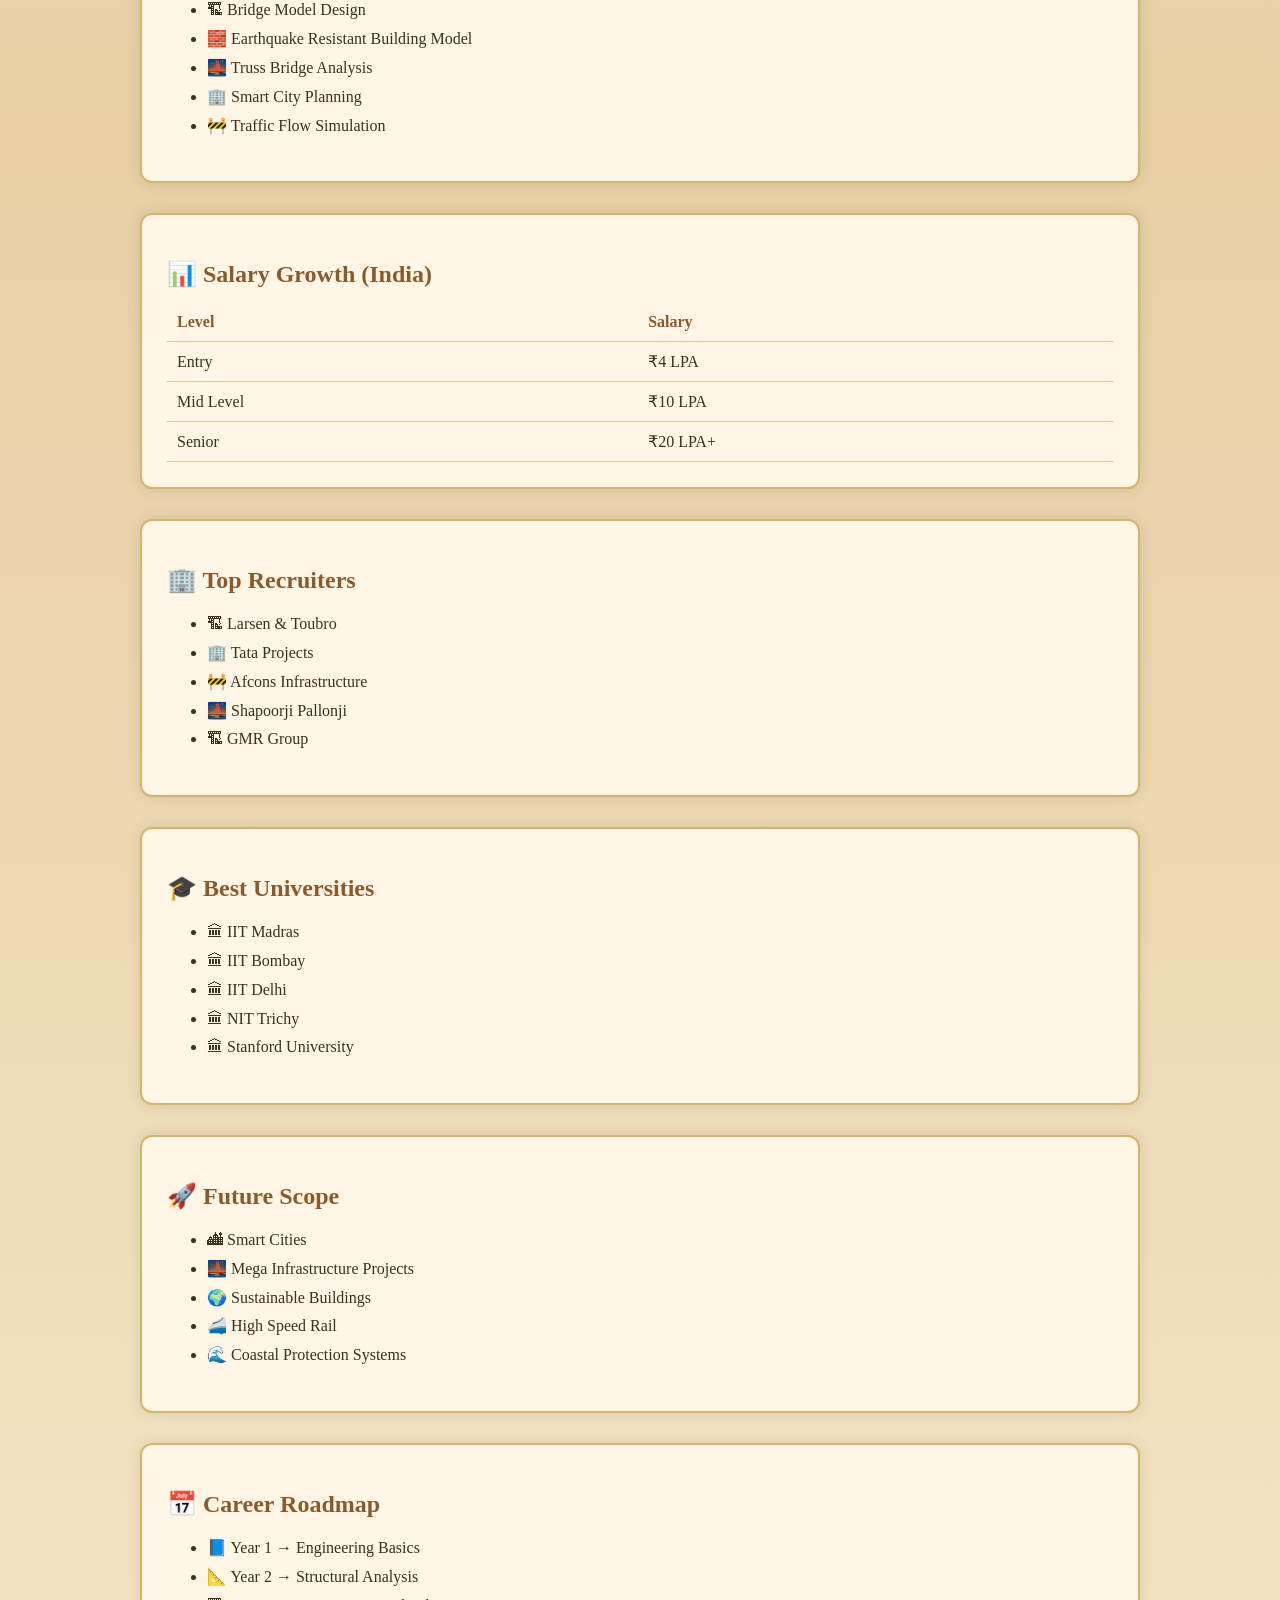
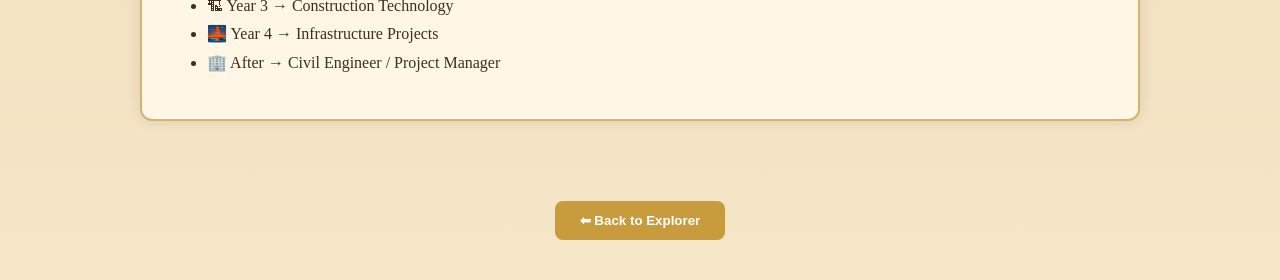
<file: branches/Civil.html>
<!DOCTYPE html>
<html lang="en">

<head>

<meta charset="UTF-8">
<title>Civil Engineering</title>

<style>

body{
margin:0;
font-family:Segoe UI;
background:linear-gradient(180deg,#f5e6c8,#e8cfa4,#f5e6c8);
color:#3e2f1c;
}

/* HEADER */

header{
text-align:center;
padding:40px;
background:#e8cfa4;
border-bottom:3px solid #c89b3c;
}

header h1{
font-size:40px;
color:#8b5a2b;
}

header p{
font-size:18px;
color:#5c3d1e;
}

/* CONTAINER */

.container{
max-width:1000px;
margin:auto;
display:flex;
flex-direction:column;
gap:30px;
padding:40px;
}

/* CARD */

.card{
background:#fff6e5;
border:2px solid #d6b36a;
padding:25px;
border-radius:12px;
transition:0.4s;
box-shadow:0 0 15px rgba(0,0,0,0.1);
}

.card:hover{
transform:translateY(-6px);
box-shadow:0 0 25px rgba(0,0,0,0.2);
}

.card h2{
color:#8b5a2b;
margin-bottom:15px;
}

/* LIST */

ul{
line-height:1.8;
}

/* TABLE */

table{
width:100%;
border-collapse:collapse;
}

td,th{
padding:10px;
border-bottom:1px solid #e2c48d;
}

th{
color:#8b5a2b;
text-align:left;
}

/* FLOATING ICONS */

.build{
position:fixed;
font-size:30px;
opacity:0.15;
animation:moveBuild 35s linear infinite;
}

.build:nth-child(1){
top:20%;
left:-10%;
}

.build:nth-child(2){
top:50%;
left:-15%;
animation-delay:10s;
}

.build:nth-child(3){
top:80%;
left:-20%;
animation-delay:20s;
}

@keyframes moveBuild{
0%{transform:translateX(0)}
100%{transform:translateX(140vw)}
}

/* BACK BUTTON */

.back{
display:block;
margin:40px auto;
padding:12px 25px;
background:#c89b3c;
border:none;
border-radius:8px;
font-weight:bold;
cursor:pointer;
color:white;
}

.back:hover{
background:#a97e2f;
}

</style>

</head>

<body>

<div class="build">🏗</div>
<div class="build">🧱</div>
<div class="build">🏢</div>

<header>

<h1>🏗 Civil Engineering</h1>

<p>Designing Infrastructure that Builds the World</p>

</header>

<div class="container">

<div class="card">

<h2>🌍 Overview</h2>

<p>
Civil Engineering focuses on the design, construction, and maintenance
of infrastructure such as buildings, bridges, dams, roads,
and water supply systems.
</p>

<p>
Civil engineers play a key role in urban development,
transportation systems, and sustainable infrastructure.
</p>

</div>


<div class="card">

<h2>🧠 Skills Required</h2>

<ul>

<li>📐 Structural Analysis</li>
<li>🏗 Construction Management</li>
<li>🧱 Material Science</li>
<li>📊 Project Planning</li>
<li>💧 Hydraulics</li>
<li>🌍 Environmental Engineering</li>
<li>📏 Surveying</li>

</ul>

</div>


<div class="card">

<h2>📚 Core Subjects</h2>

<ul>

<li>🏗 Structural Engineering</li>
<li>🌉 Bridge Engineering</li>
<li>💧 Hydrology</li>
<li>🌍 Geotechnical Engineering</li>
<li>🚧 Transportation Engineering</li>
<li>🏢 Construction Technology</li>

</ul>

</div>


<div class="card">

<h2>🛠 Civil Engineering Tools</h2>

<ul>

<li>📐 AutoCAD</li>
<li>🏗 STAAD Pro</li>
<li>🧱 ETABS</li>
<li>📊 Primavera</li>
<li>🏢 Revit</li>

</ul>

</div>


<div class="card">

<h2>💡 Beginner Projects</h2>

<ul>

<li>🏗 Bridge Model Design</li>
<li>🧱 Earthquake Resistant Building Model</li>
<li>🌉 Truss Bridge Analysis</li>
<li>🏢 Smart City Planning</li>
<li>🚧 Traffic Flow Simulation</li>

</ul>

</div>


<div class="card">

<h2>📊 Salary Growth (India)</h2>

<table>

<tr>
<th>Level</th>
<th>Salary</th>
</tr>

<tr>
<td>Entry</td>
<td>₹4 LPA</td>
</tr>

<tr>
<td>Mid Level</td>
<td>₹10 LPA</td>
</tr>

<tr>
<td>Senior</td>
<td>₹20 LPA+</td>
</tr>

</table>

</div>


<div class="card">

<h2>🏢 Top Recruiters</h2>

<ul>

<li>🏗 Larsen & Toubro</li>
<li>🏢 Tata Projects</li>
<li>🚧 Afcons Infrastructure</li>
<li>🌉 Shapoorji Pallonji</li>
<li>🏗 GMR Group</li>

</ul>

</div>


<div class="card">

<h2>🎓 Best Universities</h2>

<ul>

<li>🏛 IIT Madras</li>
<li>🏛 IIT Bombay</li>
<li>🏛 IIT Delhi</li>
<li>🏛 NIT Trichy</li>
<li>🏛 Stanford University</li>

</ul>

</div>


<div class="card">

<h2>🚀 Future Scope</h2>

<ul>

<li>🏙 Smart Cities</li>
<li>🌉 Mega Infrastructure Projects</li>
<li>🌍 Sustainable Buildings</li>
<li>🚄 High Speed Rail</li>
<li>🌊 Coastal Protection Systems</li>

</ul>

</div>


<div class="card">

<h2>📅 Career Roadmap</h2>

<ul>

<li>📘 Year 1 → Engineering Basics</li>
<li>📐 Year 2 → Structural Analysis</li>
<li>🏗 Year 3 → Construction Technology</li>
<li>🌉 Year 4 → Infrastructure Projects</li>
<li>🏢 After → Civil Engineer / Project Manager</li>

</ul>

</div>

</div>

<button class="back" onclick="history.back()">⬅ Back to Explorer</button>

</body>
</html>
</file>
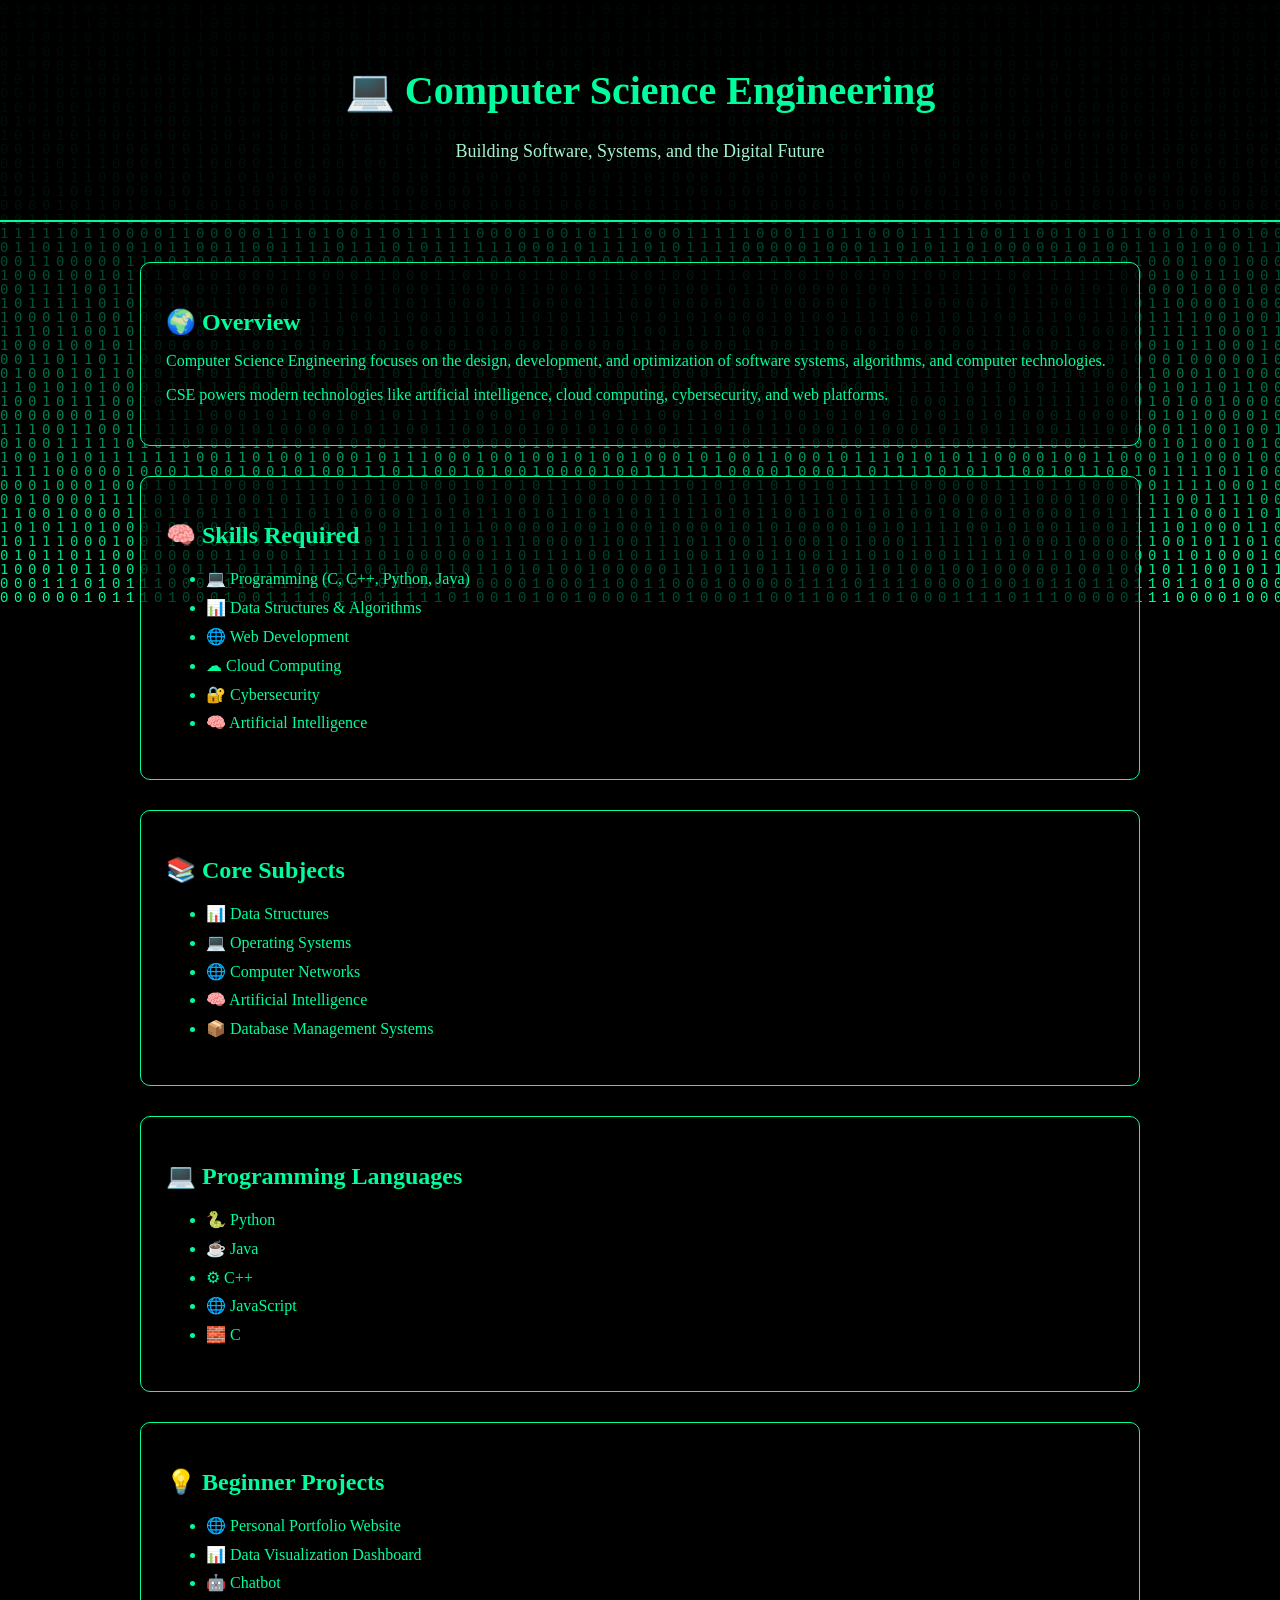
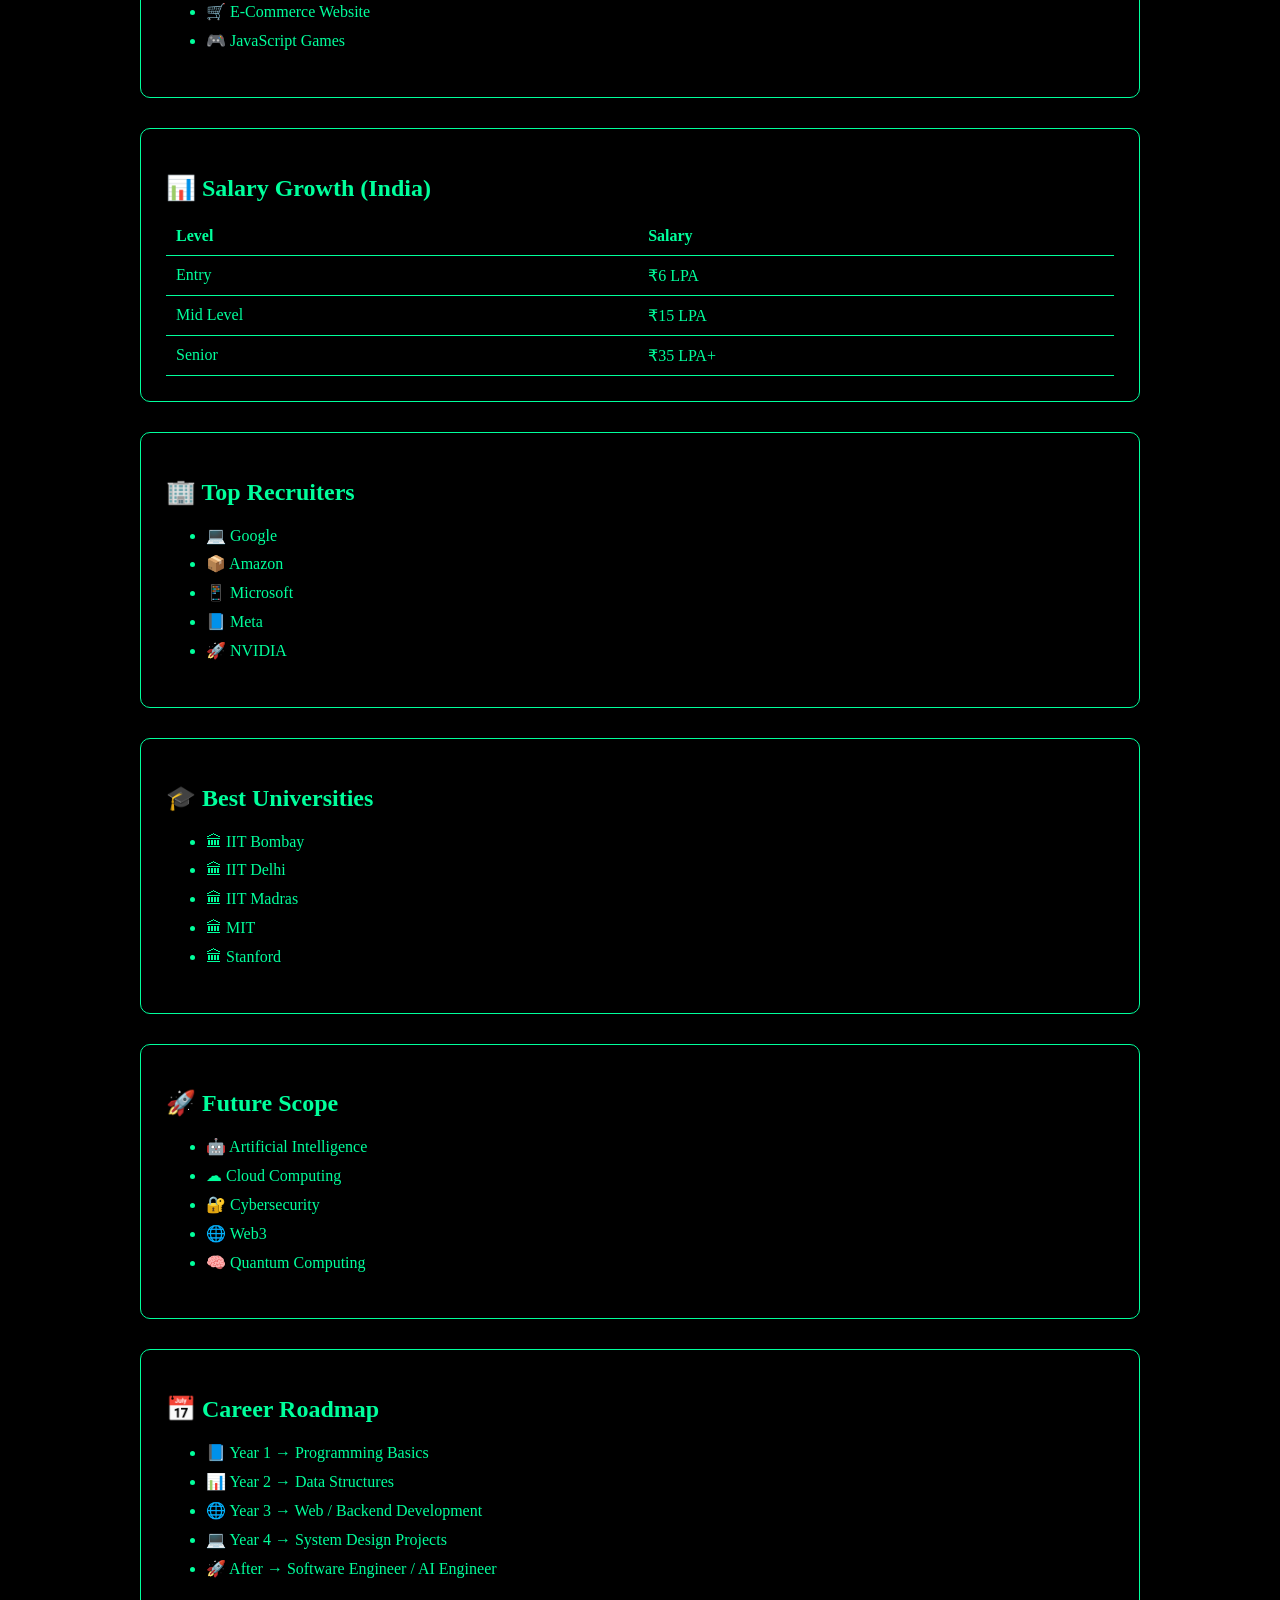
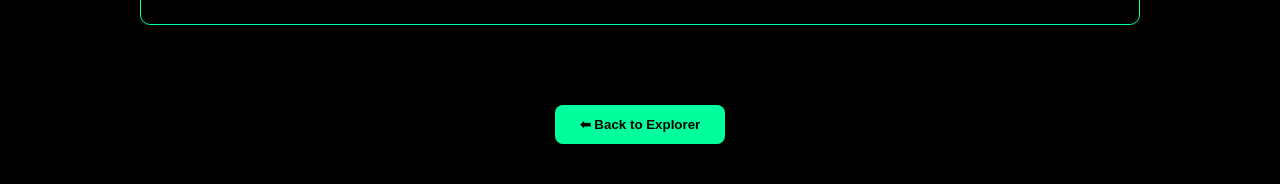
<file: branches/CSE.html>
<!DOCTYPE html>
<html lang="en">

<head>

<meta charset="UTF-8">
<title>Computer Science Engineering</title>

<style>

body{
margin:0;
font-family:Segoe UI;
background:black;
color:#00ff9c;
overflow-x:hidden;
}

/* MATRIX CANVAS */

#matrix{
position:fixed;
top:0;
left:0;
width:100%;
height:100%;
z-index:-1;
}

/* HEADER */

header{
text-align:center;
padding:40px;
border-bottom:2px solid #00ff9c;
background:rgba(0,0,0,0.7);
}

header h1{
font-size:40px;
color:#00ff9c;
}

header p{
font-size:18px;
color:#a7f3d0;
}

/* CONTAINER */

.container{
max-width:1000px;
margin:auto;
display:flex;
flex-direction:column;
gap:30px;
padding:40px;
}

/* CARD */

.card{
background:rgba(0,0,0,0.7);
border:1px solid #00ff9c;
padding:25px;
border-radius:10px;
transition:0.4s;
}

.card:hover{
transform:translateY(-6px);
box-shadow:0 0 25px #00ff9c;
}

.card h2{
color:#00ff9c;
margin-bottom:15px;
}

/* LIST */

ul{
line-height:1.8;
}

/* TABLE */

table{
width:100%;
border-collapse:collapse;
}

td,th{
padding:10px;
border-bottom:1px solid #00ff9c;
}

th{
text-align:left;
color:#00ff9c;
}

/* BACK BUTTON */

.back{
display:block;
margin:40px auto;
padding:12px 25px;
background:#00ff9c;
border:none;
border-radius:8px;
font-weight:bold;
cursor:pointer;
color:black;
}

.back:hover{
background:#00d084;
}

</style>

</head>

<body>

<canvas id="matrix"></canvas>

<header>

<h1>💻 Computer Science Engineering</h1>

<p>Building Software, Systems, and the Digital Future</p>

</header>

<div class="container">

<div class="card">

<h2>🌍 Overview</h2>

<p>
Computer Science Engineering focuses on the design,
development, and optimization of software systems,
algorithms, and computer technologies.
</p>

<p>
CSE powers modern technologies like artificial intelligence,
cloud computing, cybersecurity, and web platforms.
</p>

</div>

<div class="card">

<h2>🧠 Skills Required</h2>

<ul>

<li>💻 Programming (C, C++, Python, Java)</li>
<li>📊 Data Structures & Algorithms</li>
<li>🌐 Web Development</li>
<li>☁ Cloud Computing</li>
<li>🔐 Cybersecurity</li>
<li>🧠 Artificial Intelligence</li>

</ul>

</div>

<div class="card">

<h2>📚 Core Subjects</h2>

<ul>

<li>📊 Data Structures</li>
<li>💻 Operating Systems</li>
<li>🌐 Computer Networks</li>
<li>🧠 Artificial Intelligence</li>
<li>📦 Database Management Systems</li>

</ul>

</div>

<div class="card">

<h2>💻 Programming Languages</h2>

<ul>

<li>🐍 Python</li>
<li>☕ Java</li>
<li>⚙ C++</li>
<li>🌐 JavaScript</li>
<li>🧱 C</li>

</ul>

</div>

<div class="card">

<h2>💡 Beginner Projects</h2>

<ul>

<li>🌐 Personal Portfolio Website</li>
<li>📊 Data Visualization Dashboard</li>
<li>🤖 Chatbot</li>
<li>🛒 E-Commerce Website</li>
<li>🎮 JavaScript Games</li>

</ul>

</div>

<div class="card">

<h2>📊 Salary Growth (India)</h2>

<table>

<tr>
<th>Level</th>
<th>Salary</th>
</tr>

<tr>
<td>Entry</td>
<td>₹6 LPA</td>
</tr>

<tr>
<td>Mid Level</td>
<td>₹15 LPA</td>
</tr>

<tr>
<td>Senior</td>
<td>₹35 LPA+</td>
</tr>

</table>

</div>

<div class="card">

<h2>🏢 Top Recruiters</h2>

<ul>

<li>💻 Google</li>
<li>📦 Amazon</li>
<li>📱 Microsoft</li>
<li>📘 Meta</li>
<li>🚀 NVIDIA</li>

</ul>

</div>

<div class="card">

<h2>🎓 Best Universities</h2>

<ul>

<li>🏛 IIT Bombay</li>
<li>🏛 IIT Delhi</li>
<li>🏛 IIT Madras</li>
<li>🏛 MIT</li>
<li>🏛 Stanford</li>

</ul>

</div>

<div class="card">

<h2>🚀 Future Scope</h2>

<ul>

<li>🤖 Artificial Intelligence</li>
<li>☁ Cloud Computing</li>
<li>🔐 Cybersecurity</li>
<li>🌐 Web3</li>
<li>🧠 Quantum Computing</li>

</ul>

</div>

<div class="card">

<h2>📅 Career Roadmap</h2>

<ul>

<li>📘 Year 1 → Programming Basics</li>
<li>📊 Year 2 → Data Structures</li>
<li>🌐 Year 3 → Web / Backend Development</li>
<li>💻 Year 4 → System Design Projects</li>
<li>🚀 After → Software Engineer / AI Engineer</li>

</ul>

</div>

</div>

<button class="back" onclick="history.back()">⬅ Back to Explorer</button>

<script>

/* MATRIX RAIN EFFECT */

const canvas = document.getElementById("matrix")
const ctx = canvas.getContext("2d")

canvas.width = window.innerWidth
canvas.height = window.innerHeight

const letters = "01"
const fontSize = 14
const columns = canvas.width / fontSize

const drops = []

for(let x = 0; x < columns; x++)
drops[x] = 1

function draw(){

ctx.fillStyle = "rgba(0,0,0,0.05)"
ctx.fillRect(0,0,canvas.width,canvas.height)

ctx.fillStyle = "#00ff9c"
ctx.font = fontSize + "px monospace"

for(let i=0;i<drops.length;i++){

const text = letters[Math.floor(Math.random()*letters.length)]

ctx.fillText(text,i*fontSize,drops[i]*fontSize)

if(drops[i]*fontSize > canvas.height && Math.random() > 0.975)
drops[i] = 0

drops[i]++

}

}

setInterval(draw,33)

</script>

</body>
</html>
</file>
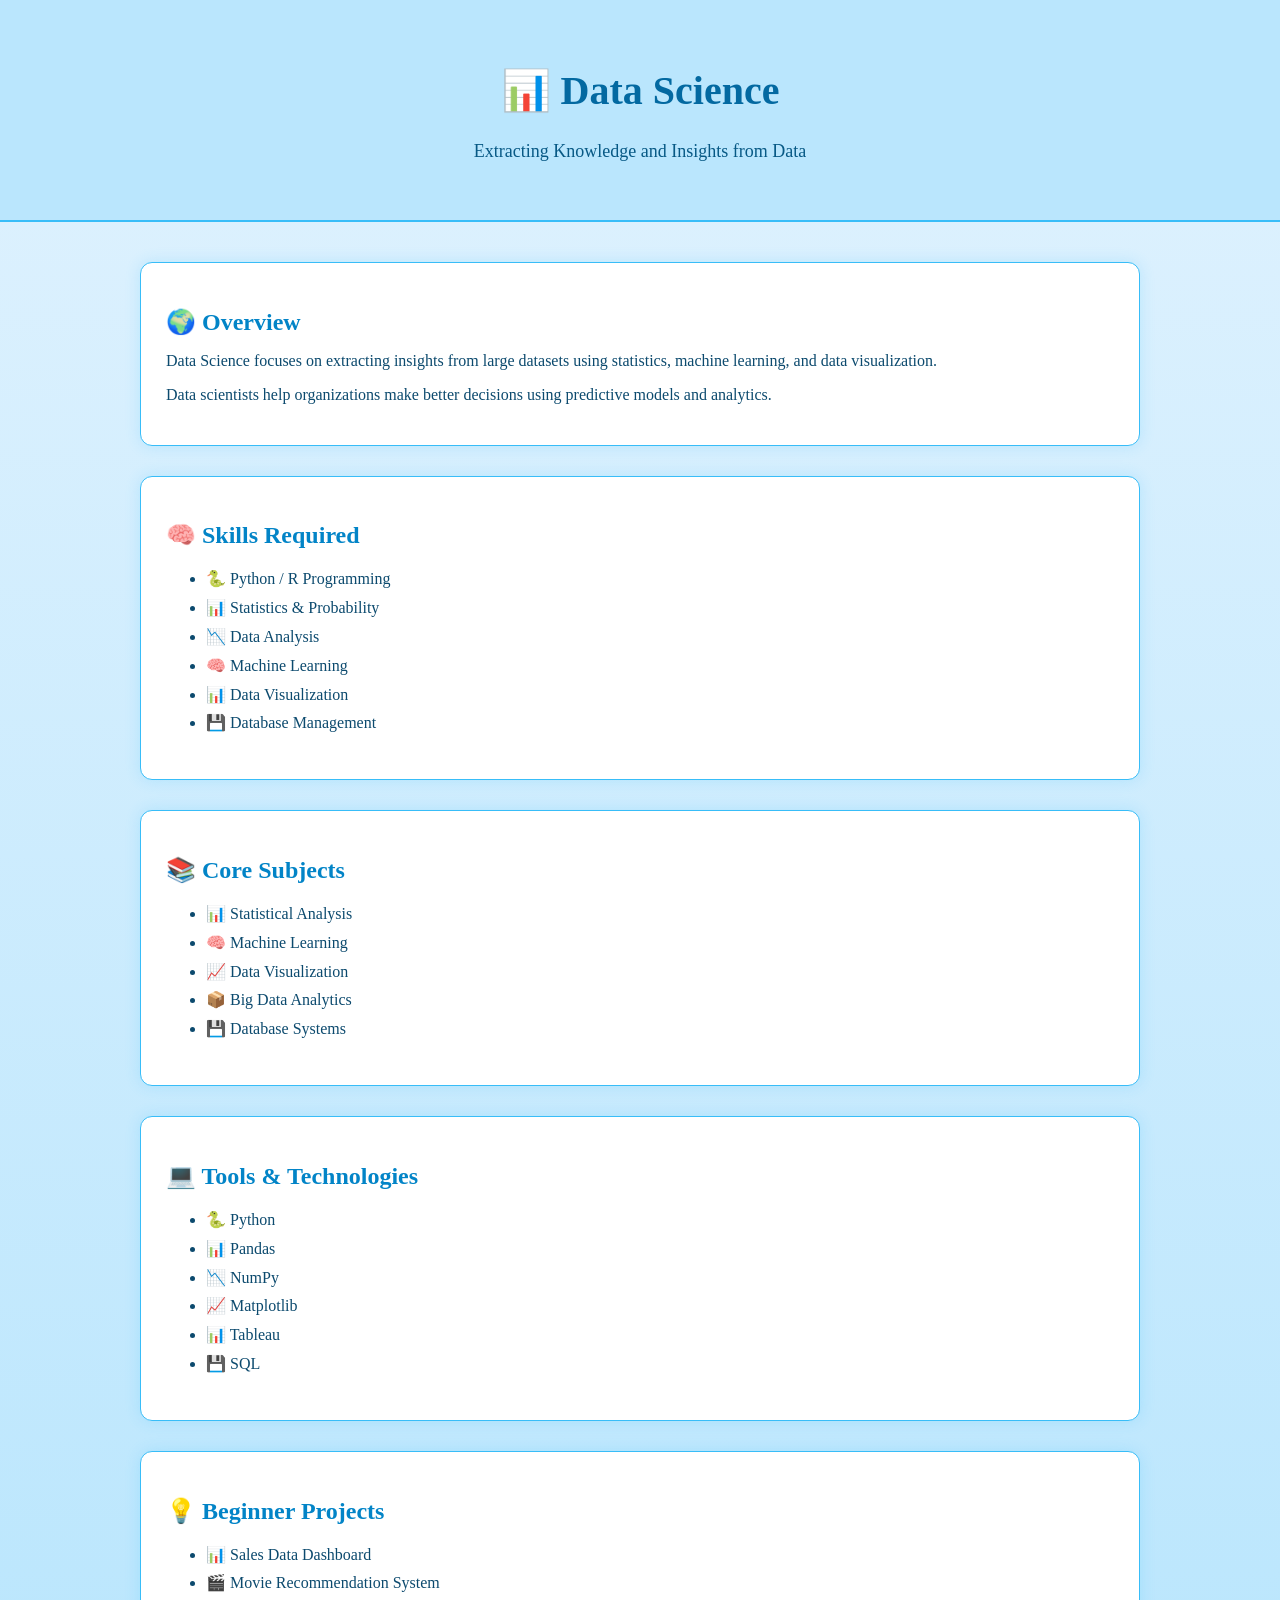
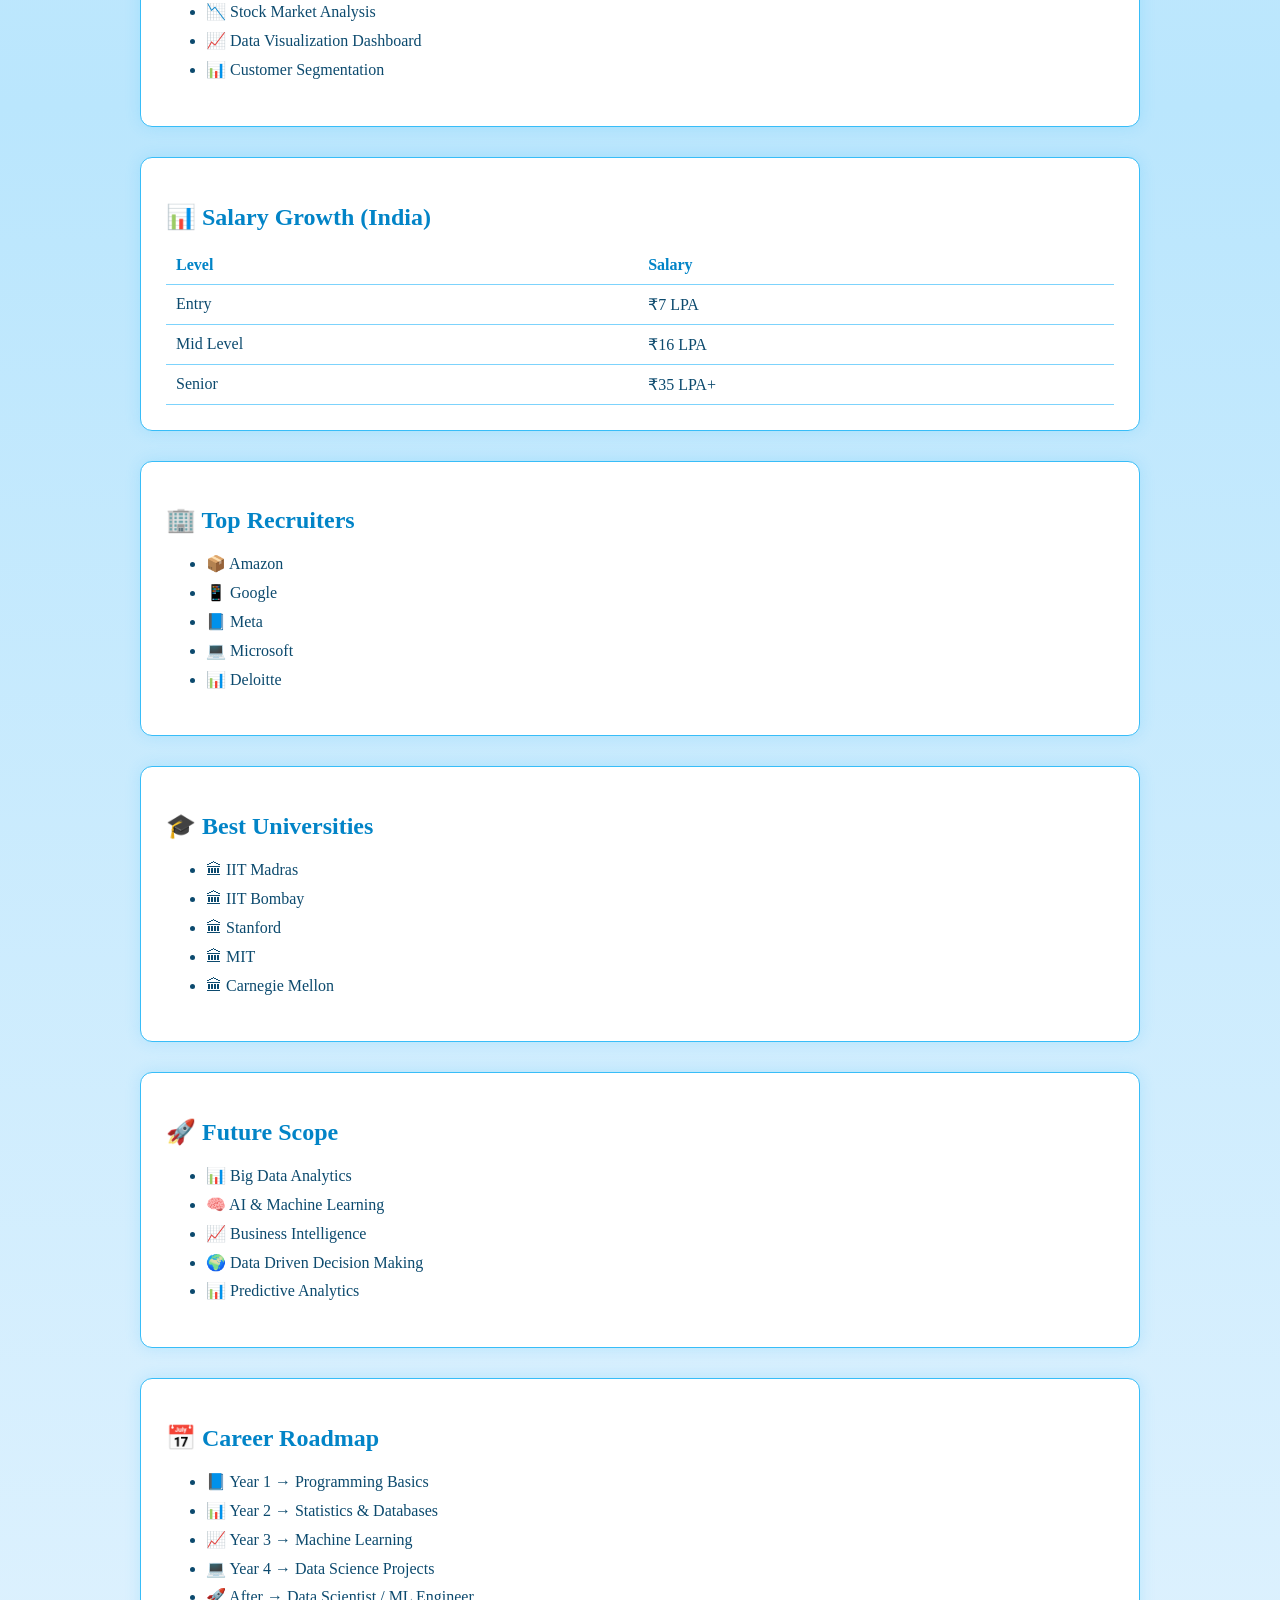
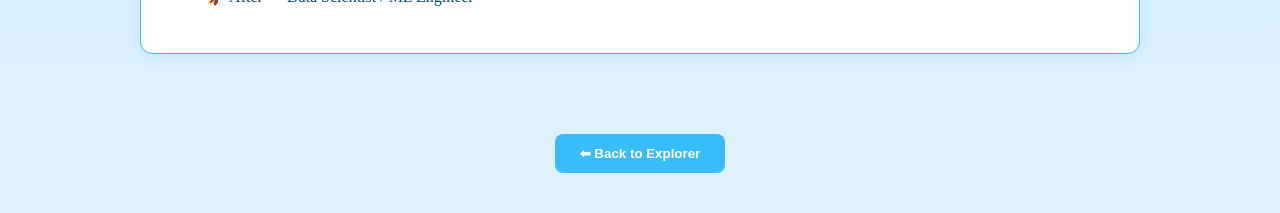
<file: branches/DataScience.html>
<!DOCTYPE html>
<html lang="en">

<head>

<meta charset="UTF-8">
<title>Data Science</title>

<style>

body{
margin:0;
font-family:Segoe UI;
background:linear-gradient(180deg,#e0f2fe,#bae6fd,#e0f2fe);
color:#0c4a6e;
}

/* HEADER */

header{
text-align:center;
padding:40px;
background:#bae6fd;
border-bottom:2px solid #38bdf8;
}

header h1{
font-size:40px;
color:#0369a1;
}

header p{
font-size:18px;
color:#075985;
}

/* CONTAINER */

.container{
max-width:1000px;
margin:auto;
display:flex;
flex-direction:column;
gap:30px;
padding:40px;
}

/* CARD */

.card{
background:white;
border:1px solid #38bdf8;
padding:25px;
border-radius:12px;
transition:0.4s;
box-shadow:0 0 15px rgba(56,189,248,0.2);
}

.card:hover{
transform:translateY(-6px);
box-shadow:0 0 25px rgba(56,189,248,0.4);
}

.card h2{
color:#0284c7;
margin-bottom:15px;
}

/* LIST */

ul{
line-height:1.8;
}

/* TABLE */

table{
width:100%;
border-collapse:collapse;
}

td,th{
padding:10px;
border-bottom:1px solid #7dd3fc;
}

th{
color:#0284c7;
text-align:left;
}

/* FLOATING ICONS */

.data{
position:fixed;
font-size:28px;
opacity:0.15;
animation:dataMove 30s linear infinite;
}

.data:nth-child(1){
top:15%;
left:-10%;
}

.data:nth-child(2){
top:45%;
left:-15%;
animation-delay:10s;
}

.data:nth-child(3){
top:75%;
left:-20%;
animation-delay:20s;
}

@keyframes dataMove{
0%{transform:translateX(0)}
100%{transform:translateX(140vw)}
}

/* BACK BUTTON */

.back{
display:block;
margin:40px auto;
padding:12px 25px;
background:#38bdf8;
border:none;
border-radius:8px;
font-weight:bold;
cursor:pointer;
color:white;
}

.back:hover{
background:#0284c7;
}

</style>

</head>

<body>

<div class="data">📊</div>
<div class="data">📈</div>
<div class="data">💻</div>

<header>

<h1>📊 Data Science</h1>

<p>Extracting Knowledge and Insights from Data</p>

</header>

<div class="container">

<div class="card">

<h2>🌍 Overview</h2>

<p>
Data Science focuses on extracting insights from large datasets
using statistics, machine learning, and data visualization.
</p>

<p>
Data scientists help organizations make better decisions
using predictive models and analytics.
</p>

</div>


<div class="card">

<h2>🧠 Skills Required</h2>

<ul>

<li>🐍 Python / R Programming</li>
<li>📊 Statistics & Probability</li>
<li>📉 Data Analysis</li>
<li>🧠 Machine Learning</li>
<li>📊 Data Visualization</li>
<li>💾 Database Management</li>

</ul>

</div>


<div class="card">

<h2>📚 Core Subjects</h2>

<ul>

<li>📊 Statistical Analysis</li>
<li>🧠 Machine Learning</li>
<li>📈 Data Visualization</li>
<li>📦 Big Data Analytics</li>
<li>💾 Database Systems</li>

</ul>

</div>


<div class="card">

<h2>💻 Tools & Technologies</h2>

<ul>

<li>🐍 Python</li>
<li>📊 Pandas</li>
<li>📉 NumPy</li>
<li>📈 Matplotlib</li>
<li>📊 Tableau</li>
<li>💾 SQL</li>

</ul>

</div>


<div class="card">

<h2>💡 Beginner Projects</h2>

<ul>

<li>📊 Sales Data Dashboard</li>
<li>🎬 Movie Recommendation System</li>
<li>📉 Stock Market Analysis</li>
<li>📈 Data Visualization Dashboard</li>
<li>📊 Customer Segmentation</li>

</ul>

</div>


<div class="card">

<h2>📊 Salary Growth (India)</h2>

<table>

<tr>
<th>Level</th>
<th>Salary</th>
</tr>

<tr>
<td>Entry</td>
<td>₹7 LPA</td>
</tr>

<tr>
<td>Mid Level</td>
<td>₹16 LPA</td>
</tr>

<tr>
<td>Senior</td>
<td>₹35 LPA+</td>
</tr>

</table>

</div>


<div class="card">

<h2>🏢 Top Recruiters</h2>

<ul>

<li>📦 Amazon</li>
<li>📱 Google</li>
<li>📘 Meta</li>
<li>💻 Microsoft</li>
<li>📊 Deloitte</li>

</ul>

</div>


<div class="card">

<h2>🎓 Best Universities</h2>

<ul>

<li>🏛 IIT Madras</li>
<li>🏛 IIT Bombay</li>
<li>🏛 Stanford</li>
<li>🏛 MIT</li>
<li>🏛 Carnegie Mellon</li>

</ul>

</div>


<div class="card">

<h2>🚀 Future Scope</h2>

<ul>

<li>📊 Big Data Analytics</li>
<li>🧠 AI & Machine Learning</li>
<li>📈 Business Intelligence</li>
<li>🌍 Data Driven Decision Making</li>
<li>📊 Predictive Analytics</li>

</ul>

</div>


<div class="card">

<h2>📅 Career Roadmap</h2>

<ul>

<li>📘 Year 1 → Programming Basics</li>
<li>📊 Year 2 → Statistics & Databases</li>
<li>📈 Year 3 → Machine Learning</li>
<li>💻 Year 4 → Data Science Projects</li>
<li>🚀 After → Data Scientist / ML Engineer</li>

</ul>

</div>

</div>

<button class="back" onclick="history.back()">⬅ Back to Explorer</button>

</body>
</html>
</file>
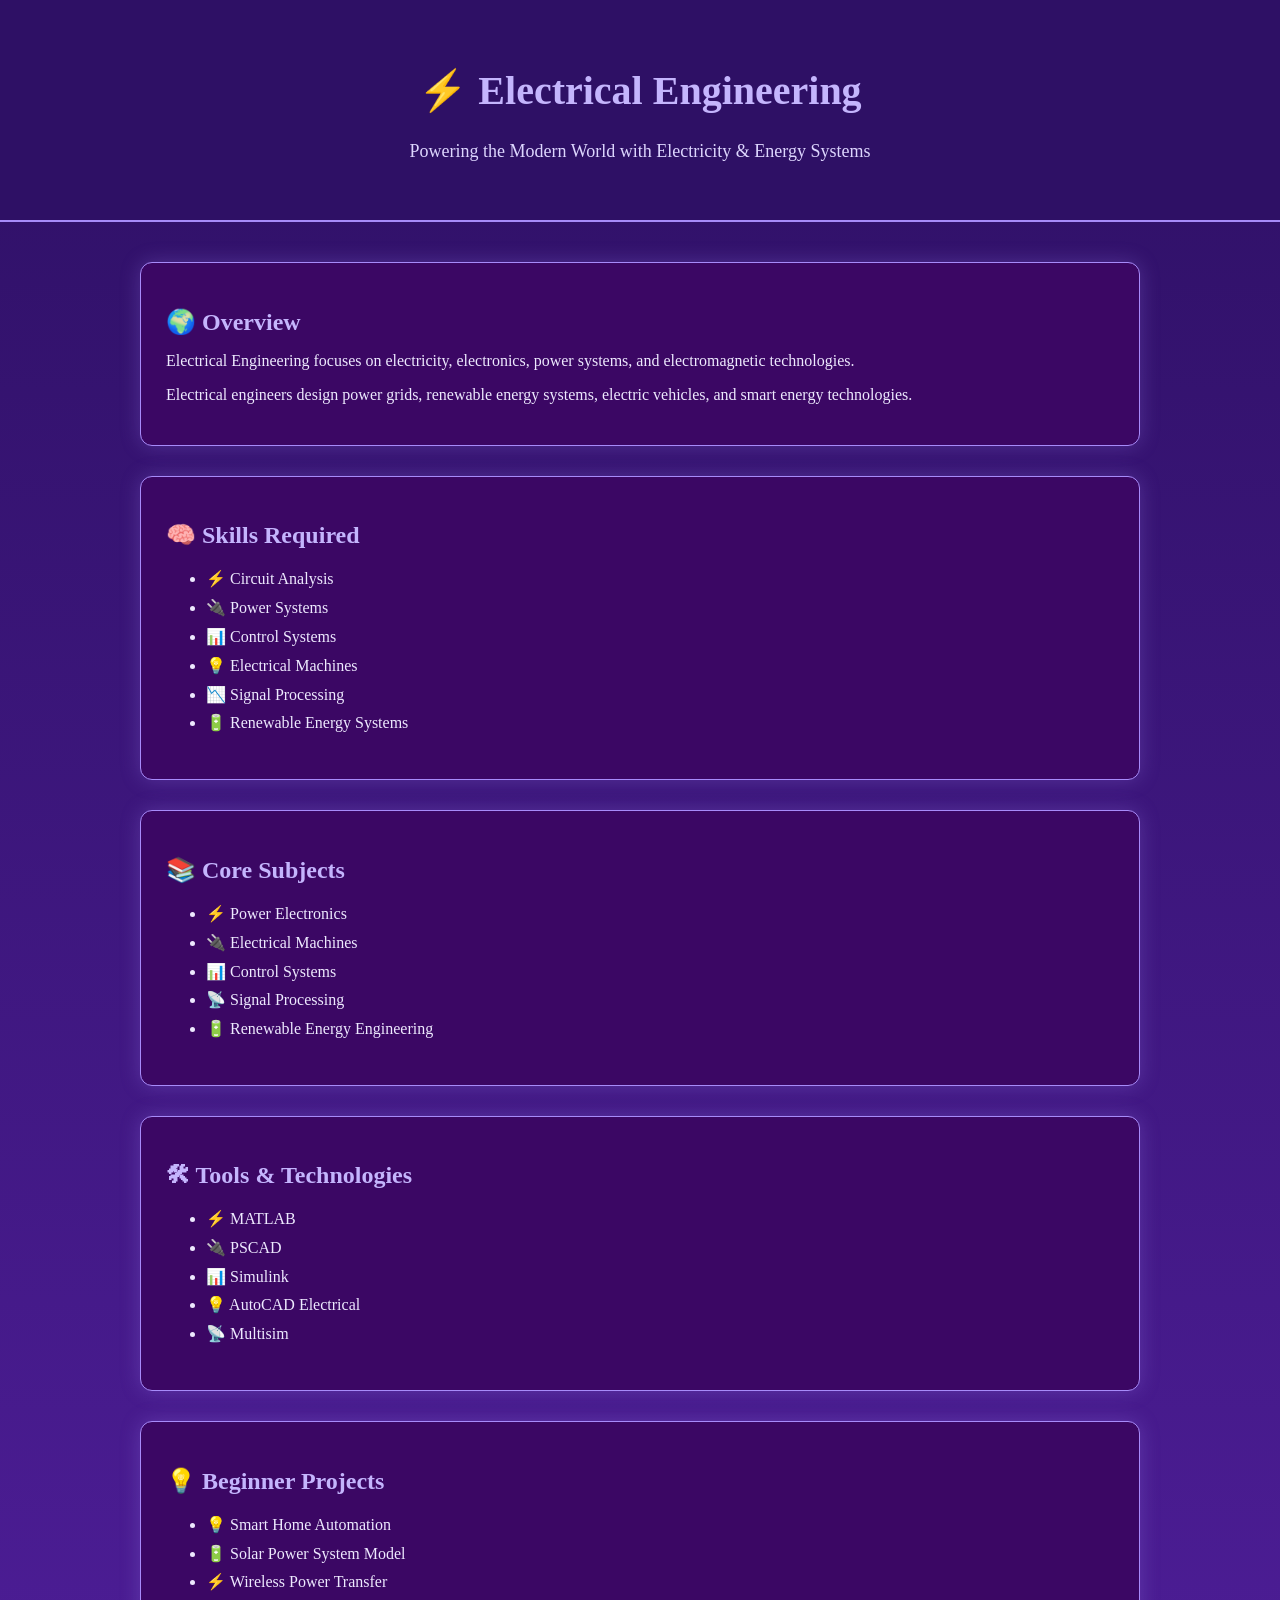
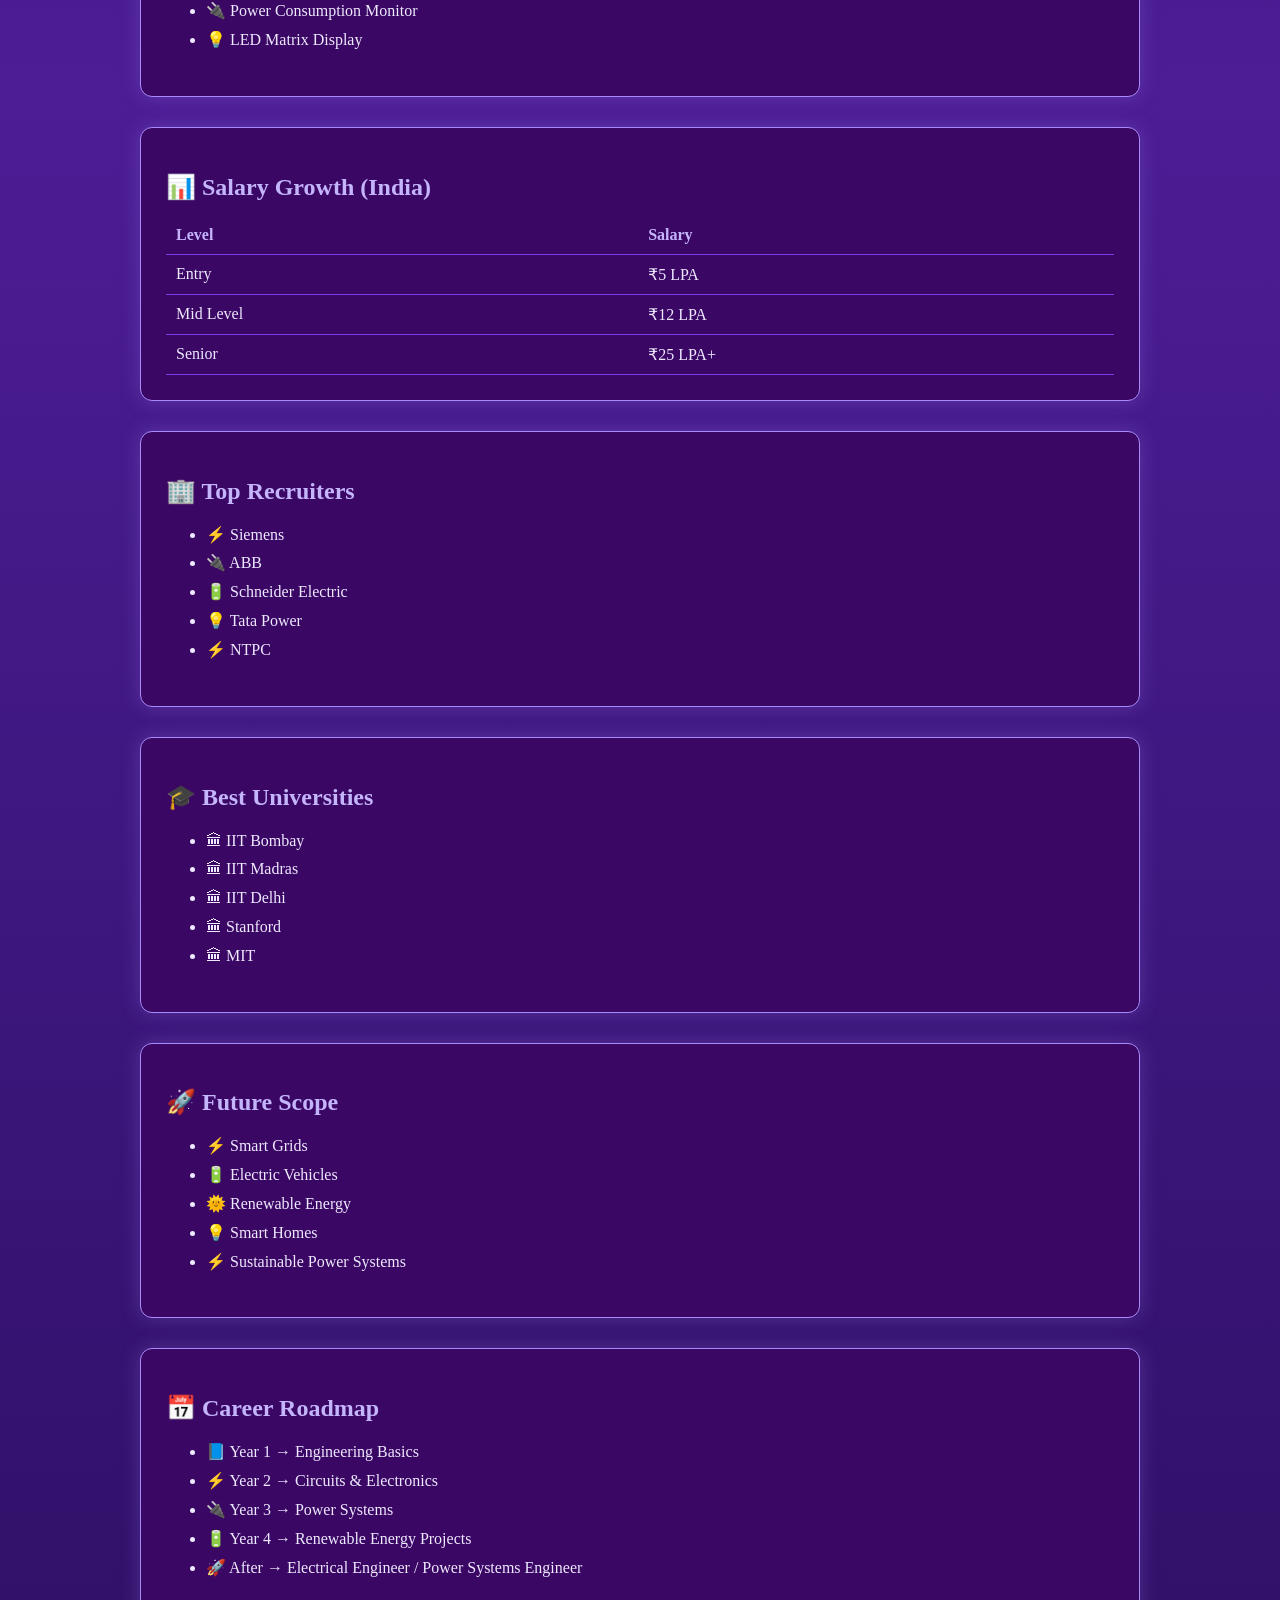
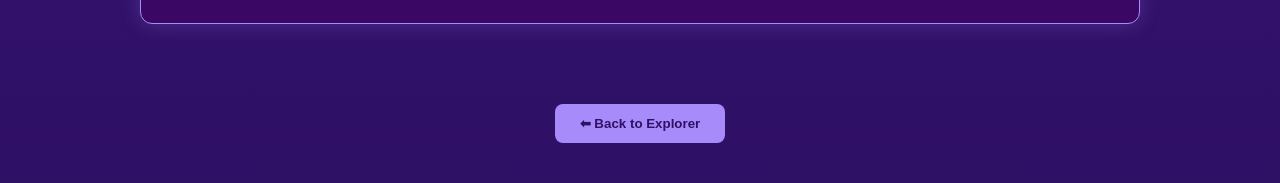
<file: branches/Electrical.html>
<!DOCTYPE html>
<html lang="en">

<head>

<meta charset="UTF-8">
<title>Electrical Engineering</title>

<style>

body{
margin:0;
font-family:Segoe UI;
background:linear-gradient(180deg,#2e1065,#4c1d95,#2e1065);
color:#ede9fe;
}

/* HEADER */

header{
text-align:center;
padding:40px;
background:#2e1065;
border-bottom:2px solid #a78bfa;
}

header h1{
font-size:40px;
color:#c4b5fd;
}

header p{
font-size:18px;
color:#ddd6fe;
}

/* CONTAINER */

.container{
max-width:1000px;
margin:auto;
display:flex;
flex-direction:column;
gap:30px;
padding:40px;
}

/* CARD */

.card{
background:#3b0764;
border:1px solid #a78bfa;
padding:25px;
border-radius:12px;
transition:0.4s;
box-shadow:0 0 20px rgba(167,139,250,0.25);
}

.card:hover{
transform:translateY(-6px);
box-shadow:0 0 30px rgba(167,139,250,0.6);
}

.card h2{
color:#c4b5fd;
margin-bottom:15px;
}

/* LIST */

ul{
line-height:1.8;
}

/* TABLE */

table{
width:100%;
border-collapse:collapse;
}

td,th{
padding:10px;
border-bottom:1px solid #7c3aed;
}

th{
color:#c4b5fd;
text-align:left;
}

/* FLOATING ICONS */

.electric{
position:fixed;
font-size:30px;
opacity:0.15;
animation:electricMove 30s linear infinite;
}

.electric:nth-child(1){
top:15%;
left:-10%;
}

.electric:nth-child(2){
top:45%;
left:-15%;
animation-delay:10s;
}

.electric:nth-child(3){
top:75%;
left:-20%;
animation-delay:20s;
}

@keyframes electricMove{
0%{transform:translateX(0)}
100%{transform:translateX(140vw)}
}

/* BACK BUTTON */

.back{
display:block;
margin:40px auto;
padding:12px 25px;
background:#a78bfa;
border:none;
border-radius:8px;
font-weight:bold;
cursor:pointer;
color:#2e1065;
}

.back:hover{
background:#c4b5fd;
}

</style>

</head>

<body>

<div class="electric">⚡</div>
<div class="electric">🔌</div>
<div class="electric">💡</div>

<header>

<h1>⚡ Electrical Engineering</h1>

<p>Powering the Modern World with Electricity & Energy Systems</p>

</header>

<div class="container">

<div class="card">

<h2>🌍 Overview</h2>

<p>
Electrical Engineering focuses on electricity, electronics,
power systems, and electromagnetic technologies.
</p>

<p>
Electrical engineers design power grids, renewable energy
systems, electric vehicles, and smart energy technologies.
</p>

</div>


<div class="card">

<h2>🧠 Skills Required</h2>

<ul>

<li>⚡ Circuit Analysis</li>
<li>🔌 Power Systems</li>
<li>📊 Control Systems</li>
<li>💡 Electrical Machines</li>
<li>📉 Signal Processing</li>
<li>🔋 Renewable Energy Systems</li>

</ul>

</div>


<div class="card">

<h2>📚 Core Subjects</h2>

<ul>

<li>⚡ Power Electronics</li>
<li>🔌 Electrical Machines</li>
<li>📊 Control Systems</li>
<li>📡 Signal Processing</li>
<li>🔋 Renewable Energy Engineering</li>

</ul>

</div>


<div class="card">

<h2>🛠 Tools & Technologies</h2>

<ul>

<li>⚡ MATLAB</li>
<li>🔌 PSCAD</li>
<li>📊 Simulink</li>
<li>💡 AutoCAD Electrical</li>
<li>📡 Multisim</li>

</ul>

</div>


<div class="card">

<h2>💡 Beginner Projects</h2>

<ul>

<li>💡 Smart Home Automation</li>
<li>🔋 Solar Power System Model</li>
<li>⚡ Wireless Power Transfer</li>
<li>🔌 Power Consumption Monitor</li>
<li>💡 LED Matrix Display</li>

</ul>

</div>


<div class="card">

<h2>📊 Salary Growth (India)</h2>

<table>

<tr>
<th>Level</th>
<th>Salary</th>
</tr>

<tr>
<td>Entry</td>
<td>₹5 LPA</td>
</tr>

<tr>
<td>Mid Level</td>
<td>₹12 LPA</td>
</tr>

<tr>
<td>Senior</td>
<td>₹25 LPA+</td>
</tr>

</table>

</div>


<div class="card">

<h2>🏢 Top Recruiters</h2>

<ul>

<li>⚡ Siemens</li>
<li>🔌 ABB</li>
<li>🔋 Schneider Electric</li>
<li>💡 Tata Power</li>
<li>⚡ NTPC</li>

</ul>

</div>


<div class="card">

<h2>🎓 Best Universities</h2>

<ul>

<li>🏛 IIT Bombay</li>
<li>🏛 IIT Madras</li>
<li>🏛 IIT Delhi</li>
<li>🏛 Stanford</li>
<li>🏛 MIT</li>

</ul>

</div>


<div class="card">

<h2>🚀 Future Scope</h2>

<ul>

<li>⚡ Smart Grids</li>
<li>🔋 Electric Vehicles</li>
<li>🌞 Renewable Energy</li>
<li>💡 Smart Homes</li>
<li>⚡ Sustainable Power Systems</li>

</ul>

</div>


<div class="card">

<h2>📅 Career Roadmap</h2>

<ul>

<li>📘 Year 1 → Engineering Basics</li>
<li>⚡ Year 2 → Circuits & Electronics</li>
<li>🔌 Year 3 → Power Systems</li>
<li>🔋 Year 4 → Renewable Energy Projects</li>
<li>🚀 After → Electrical Engineer / Power Systems Engineer</li>

</ul>

</div>

</div>

<button class="back" onclick="history.back()">⬅ Back to Explorer</button>

</body>
</html>
</file>
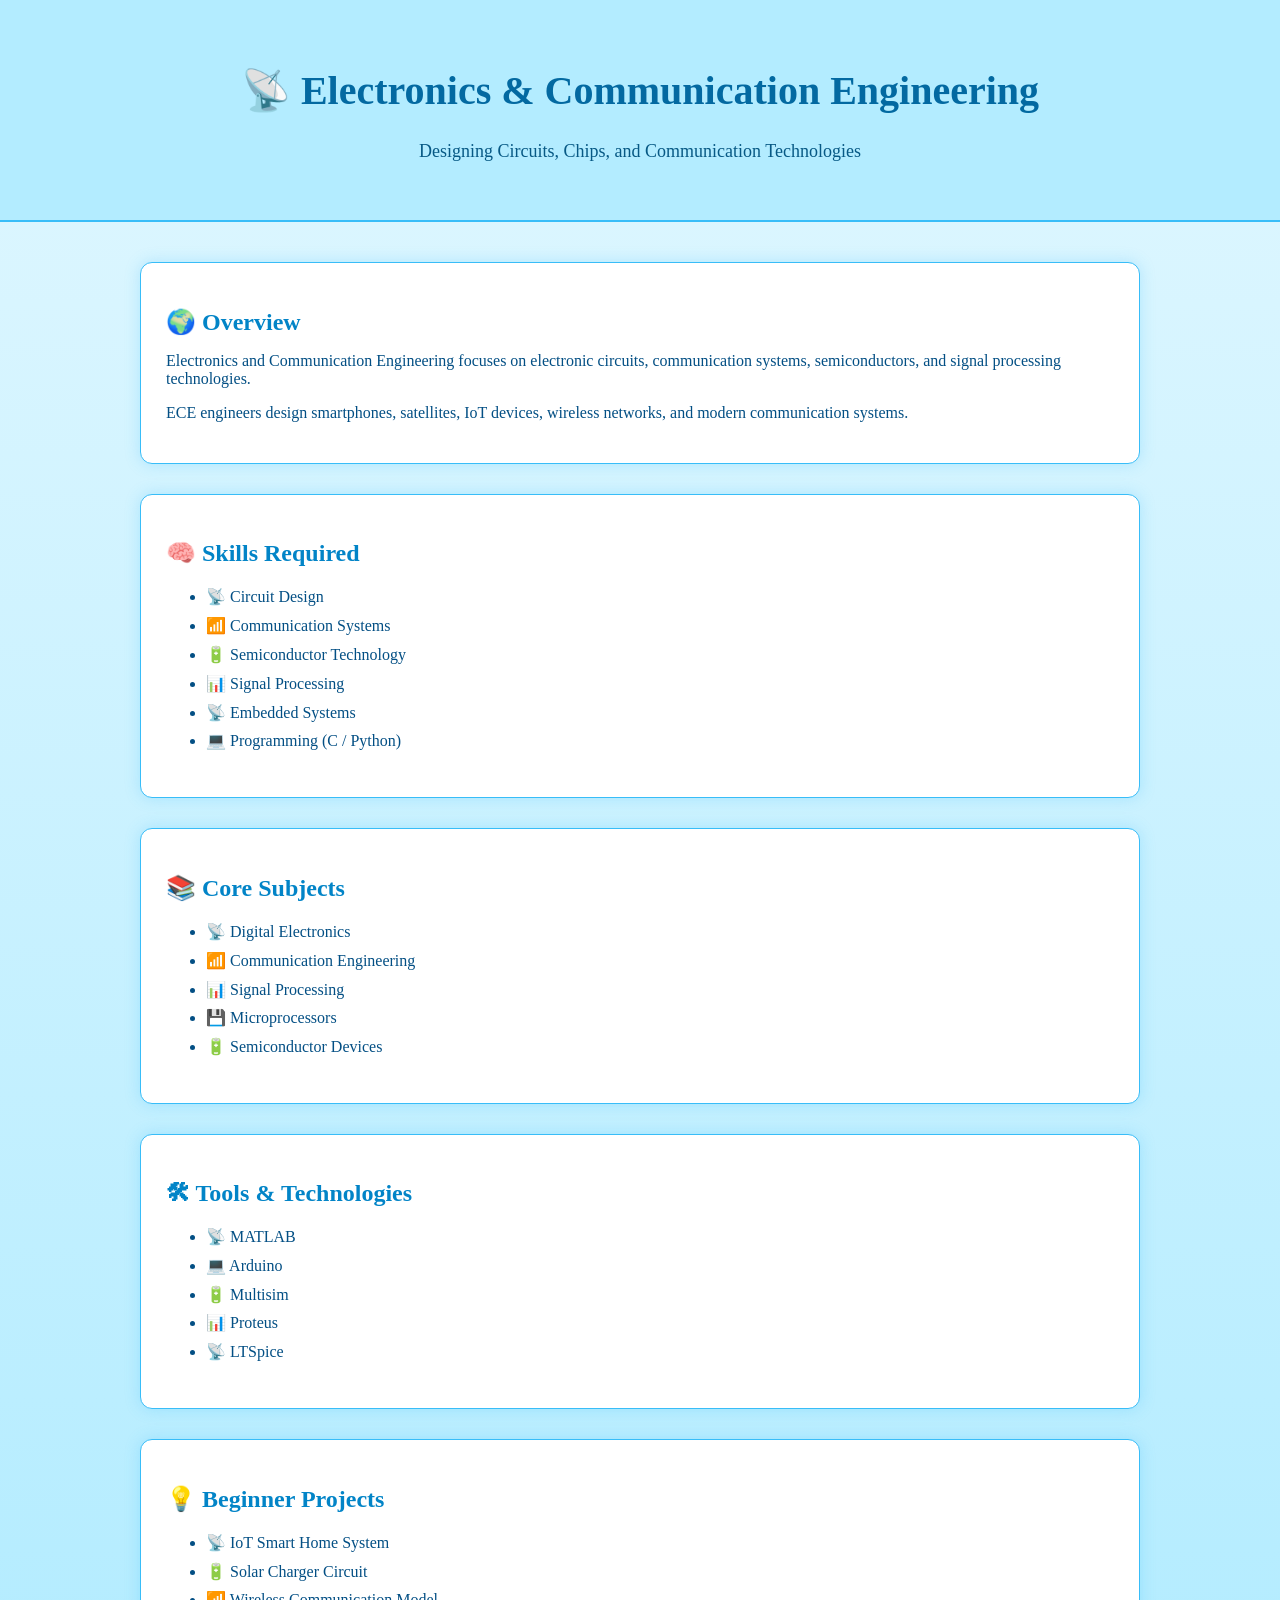
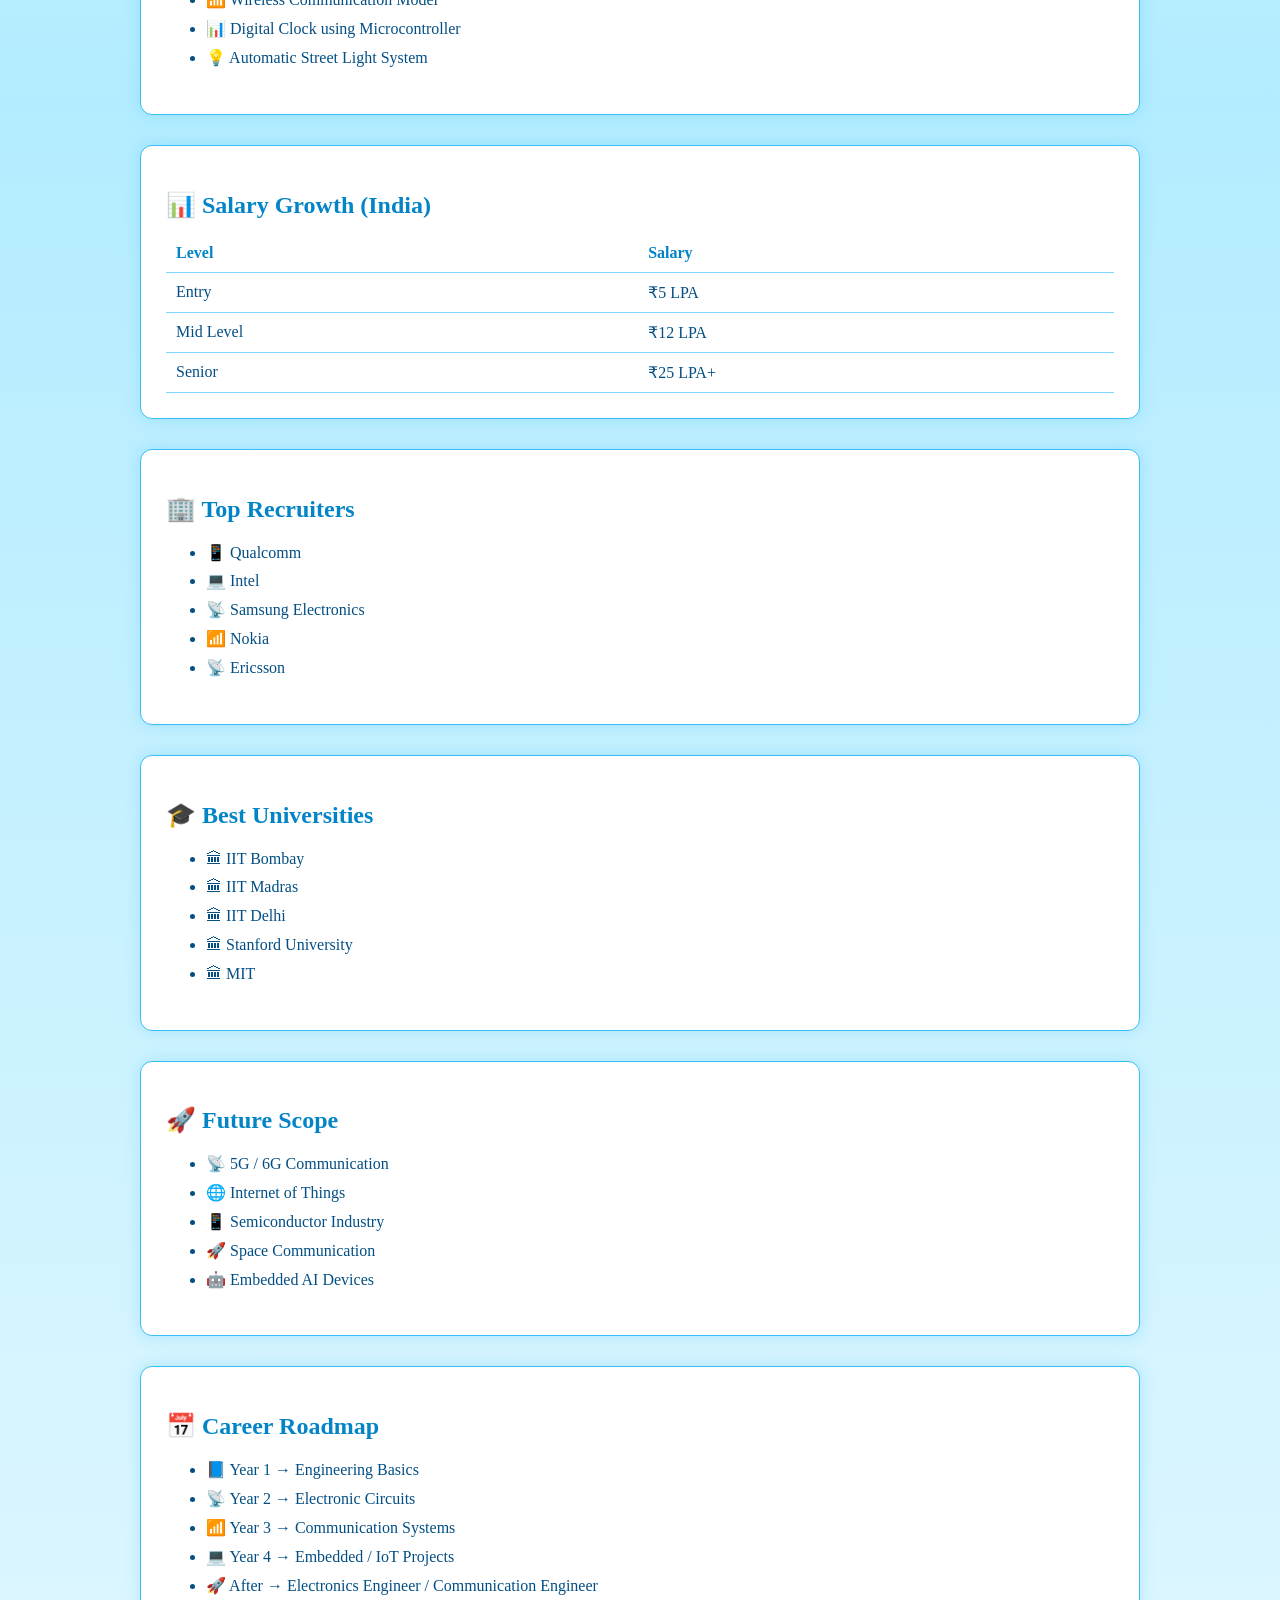
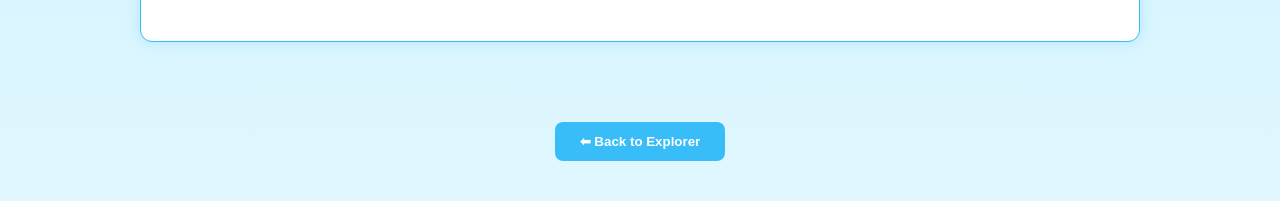
<file: branches/Electronics.html>
<!DOCTYPE html>
<html lang="en">

<head>

<meta charset="UTF-8">
<title>Electronics & Communication Engineering</title>

<style>

body{
margin:0;
font-family:Segoe UI;
background:linear-gradient(180deg,#e0f7ff,#b3ecff,#e0f7ff);
color:#034f84;
}

/* HEADER */

header{
text-align:center;
padding:40px;
background:#b3ecff;
border-bottom:2px solid #38bdf8;
}

header h1{
font-size:40px;
color:#0369a1;
}

header p{
font-size:18px;
color:#075985;
}

/* CONTAINER */

.container{
max-width:1000px;
margin:auto;
display:flex;
flex-direction:column;
gap:30px;
padding:40px;
}

/* CARD */

.card{
background:white;
border:1px solid #38bdf8;
padding:25px;
border-radius:12px;
transition:0.4s;
box-shadow:0 0 15px rgba(56,189,248,0.25);
}

.card:hover{
transform:translateY(-6px);
box-shadow:0 0 30px rgba(56,189,248,0.5);
}

.card h2{
color:#0284c7;
margin-bottom:15px;
}

/* LIST */

ul{
line-height:1.8;
}

/* TABLE */

table{
width:100%;
border-collapse:collapse;
}

td,th{
padding:10px;
border-bottom:1px solid #7dd3fc;
}

th{
color:#0284c7;
text-align:left;
}

/* FLOATING ELECTRONICS ICONS */

.elec{
position:fixed;
font-size:28px;
opacity:0.15;
animation:moveElec 30s linear infinite;
}

.elec:nth-child(1){
top:15%;
left:-10%;
}

.elec:nth-child(2){
top:45%;
left:-15%;
animation-delay:10s;
}

.elec:nth-child(3){
top:75%;
left:-20%;
animation-delay:20s;
}

@keyframes moveElec{
0%{transform:translateX(0)}
100%{transform:translateX(140vw)}
}

/* BACK BUTTON */

.back{
display:block;
margin:40px auto;
padding:12px 25px;
background:#38bdf8;
border:none;
border-radius:8px;
font-weight:bold;
cursor:pointer;
color:white;
}

.back:hover{
background:#0284c7;
}

</style>

</head>

<body>

<div class="elec">📡</div>
<div class="elec">💡</div>
<div class="elec">🔋</div>

<header>

<h1>📡 Electronics & Communication Engineering</h1>

<p>Designing Circuits, Chips, and Communication Technologies</p>

</header>

<div class="container">

<div class="card">

<h2>🌍 Overview</h2>

<p>
Electronics and Communication Engineering focuses on electronic circuits,
communication systems, semiconductors, and signal processing technologies.
</p>

<p>
ECE engineers design smartphones, satellites, IoT devices,
wireless networks, and modern communication systems.
</p>

</div>


<div class="card">

<h2>🧠 Skills Required</h2>

<ul>

<li>📡 Circuit Design</li>
<li>📶 Communication Systems</li>
<li>🔋 Semiconductor Technology</li>
<li>📊 Signal Processing</li>
<li>📡 Embedded Systems</li>
<li>💻 Programming (C / Python)</li>

</ul>

</div>


<div class="card">

<h2>📚 Core Subjects</h2>

<ul>

<li>📡 Digital Electronics</li>
<li>📶 Communication Engineering</li>
<li>📊 Signal Processing</li>
<li>💾 Microprocessors</li>
<li>🔋 Semiconductor Devices</li>

</ul>

</div>


<div class="card">

<h2>🛠 Tools & Technologies</h2>

<ul>

<li>📡 MATLAB</li>
<li>💻 Arduino</li>
<li>🔋 Multisim</li>
<li>📊 Proteus</li>
<li>📡 LTSpice</li>

</ul>

</div>


<div class="card">

<h2>💡 Beginner Projects</h2>

<ul>

<li>📡 IoT Smart Home System</li>
<li>🔋 Solar Charger Circuit</li>
<li>📶 Wireless Communication Model</li>
<li>📊 Digital Clock using Microcontroller</li>
<li>💡 Automatic Street Light System</li>

</ul>

</div>


<div class="card">

<h2>📊 Salary Growth (India)</h2>

<table>

<tr>
<th>Level</th>
<th>Salary</th>
</tr>

<tr>
<td>Entry</td>
<td>₹5 LPA</td>
</tr>

<tr>
<td>Mid Level</td>
<td>₹12 LPA</td>
</tr>

<tr>
<td>Senior</td>
<td>₹25 LPA+</td>
</tr>

</table>

</div>


<div class="card">

<h2>🏢 Top Recruiters</h2>

<ul>

<li>📱 Qualcomm</li>
<li>💻 Intel</li>
<li>📡 Samsung Electronics</li>
<li>📶 Nokia</li>
<li>📡 Ericsson</li>

</ul>

</div>


<div class="card">

<h2>🎓 Best Universities</h2>

<ul>

<li>🏛 IIT Bombay</li>
<li>🏛 IIT Madras</li>
<li>🏛 IIT Delhi</li>
<li>🏛 Stanford University</li>
<li>🏛 MIT</li>

</ul>

</div>


<div class="card">

<h2>🚀 Future Scope</h2>

<ul>

<li>📡 5G / 6G Communication</li>
<li>🌐 Internet of Things</li>
<li>📱 Semiconductor Industry</li>
<li>🚀 Space Communication</li>
<li>🤖 Embedded AI Devices</li>

</ul>

</div>


<div class="card">

<h2>📅 Career Roadmap</h2>

<ul>

<li>📘 Year 1 → Engineering Basics</li>
<li>📡 Year 2 → Electronic Circuits</li>
<li>📶 Year 3 → Communication Systems</li>
<li>💻 Year 4 → Embedded / IoT Projects</li>
<li>🚀 After → Electronics Engineer / Communication Engineer</li>

</ul>

</div>

</div>

<button class="back" onclick="history.back()">⬅ Back to Explorer</button>

</body>
</html>
</file>
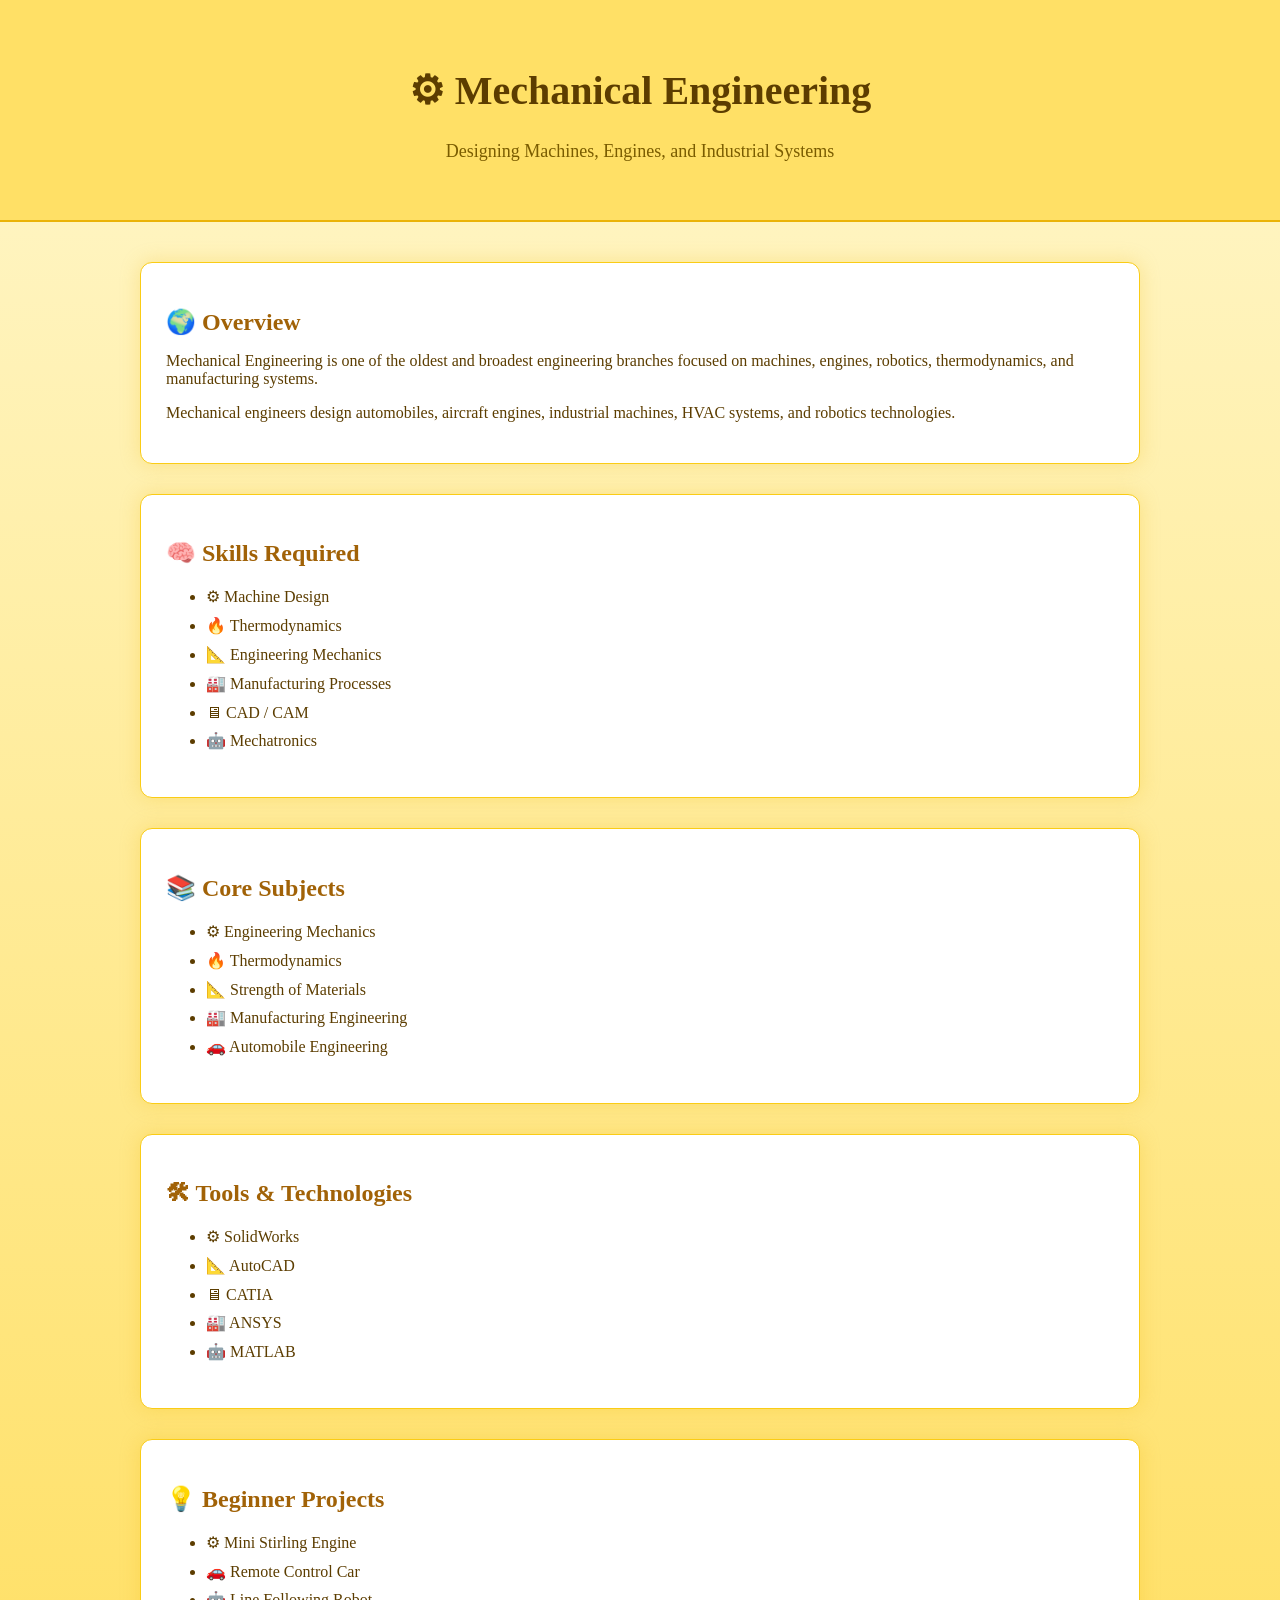
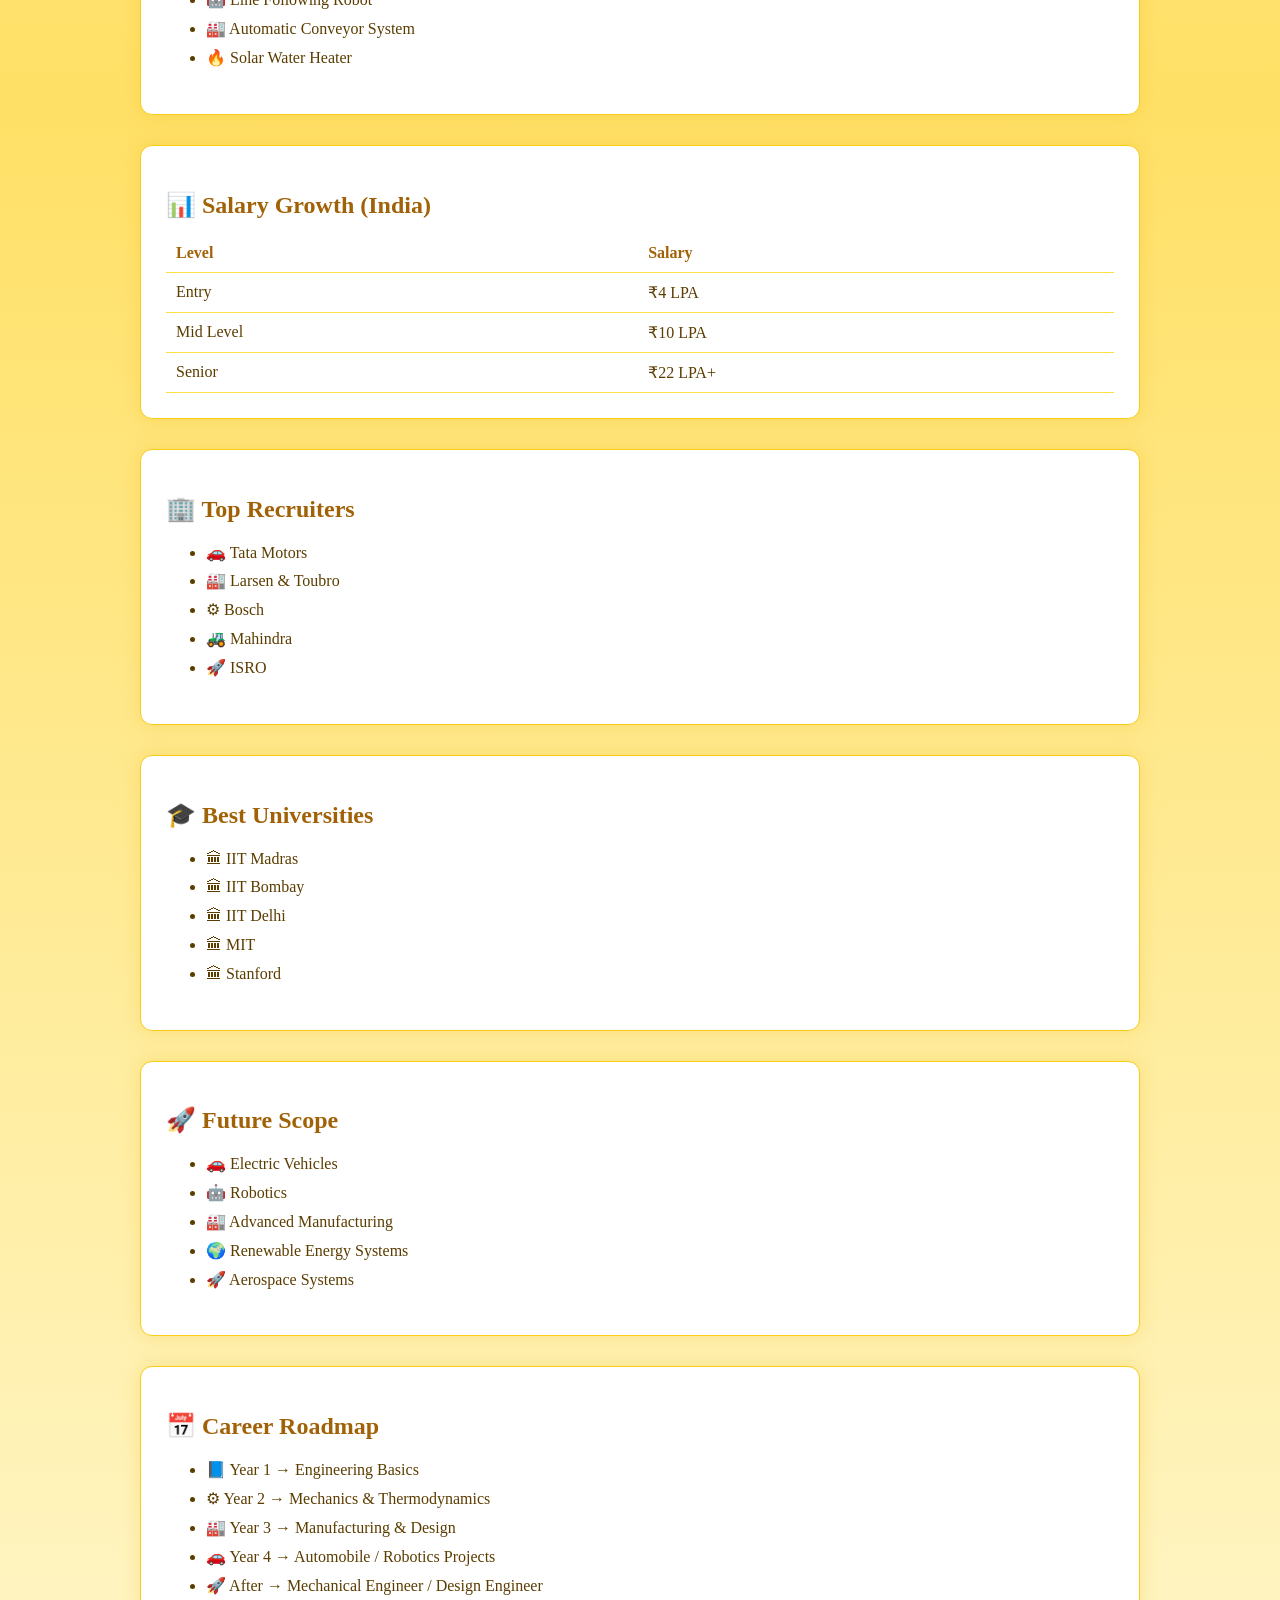
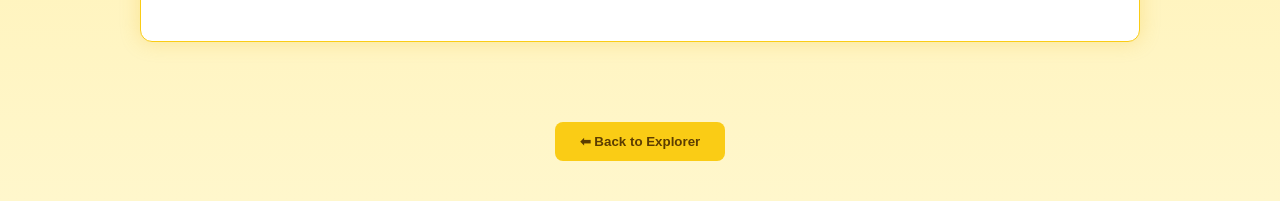
<file: branches/Mechanical.html>
<!DOCTYPE html>
<html lang="en">

<head>

<meta charset="UTF-8">
<title>Mechanical Engineering</title>

<style>

body{
margin:0;
font-family:Segoe UI;
background:linear-gradient(180deg,#fff7cc,#ffe066,#fff7cc);
color:#5c3d00;
}

/* HEADER */

header{
text-align:center;
padding:40px;
background:#ffe066;
border-bottom:2px solid #eab308;
}

header h1{
font-size:40px;
color:#5c3d00;
}

header p{
font-size:18px;
color:#7a5c00;
}

/* CONTAINER */

.container{
max-width:1000px;
margin:auto;
display:flex;
flex-direction:column;
gap:30px;
padding:40px;
}

/* CARD DESIGN */

.card{
background:white;
border:1px solid #facc15;
padding:25px;
border-radius:12px;
transition:0.4s;
box-shadow:0 0 20px rgba(234,179,8,0.25);
}

.card:hover{
transform:translateY(-6px);
box-shadow:0 0 35px rgba(234,179,8,0.5);
}

.card h2{
color:#a16207;
margin-bottom:15px;
}

/* LIST */

ul{
line-height:1.8;
}

/* TABLE */

table{
width:100%;
border-collapse:collapse;
}

td,th{
padding:10px;
border-bottom:1px solid #fde047;
}

th{
color:#a16207;
text-align:left;
}

/* FLOATING GEAR ICONS */

.gear{
position:fixed;
font-size:30px;
opacity:0.15;
animation:gearMove 35s linear infinite;
}

.gear:nth-child(1){
top:10%;
left:-10%;
}

.gear:nth-child(2){
top:40%;
left:-15%;
animation-delay:10s;
}

.gear:nth-child(3){
top:70%;
left:-20%;
animation-delay:20s;
}

@keyframes gearMove{
0%{transform:translateX(0) rotate(0deg)}
100%{transform:translateX(140vw) rotate(360deg)}
}

/* BACK BUTTON */

.back{
display:block;
margin:40px auto;
padding:12px 25px;
background:#facc15;
border:none;
border-radius:8px;
font-weight:bold;
cursor:pointer;
color:#5c3d00;
}

.back:hover{
background:#eab308;
}

</style>

</head>

<body>

<div class="gear">⚙</div>
<div class="gear">🔩</div>
<div class="gear">🛠</div>

<header>

<h1>⚙ Mechanical Engineering</h1>

<p>Designing Machines, Engines, and Industrial Systems</p>

</header>

<div class="container">

<div class="card">

<h2>🌍 Overview</h2>

<p>
Mechanical Engineering is one of the oldest and broadest engineering
branches focused on machines, engines, robotics, thermodynamics,
and manufacturing systems.
</p>

<p>
Mechanical engineers design automobiles, aircraft engines,
industrial machines, HVAC systems, and robotics technologies.
</p>

</div>


<div class="card">

<h2>🧠 Skills Required</h2>

<ul>

<li>⚙ Machine Design</li>
<li>🔥 Thermodynamics</li>
<li>📐 Engineering Mechanics</li>
<li>🏭 Manufacturing Processes</li>
<li>🖥 CAD / CAM</li>
<li>🤖 Mechatronics</li>

</ul>

</div>


<div class="card">

<h2>📚 Core Subjects</h2>

<ul>

<li>⚙ Engineering Mechanics</li>
<li>🔥 Thermodynamics</li>
<li>📐 Strength of Materials</li>
<li>🏭 Manufacturing Engineering</li>
<li>🚗 Automobile Engineering</li>

</ul>

</div>


<div class="card">

<h2>🛠 Tools & Technologies</h2>

<ul>

<li>⚙ SolidWorks</li>
<li>📐 AutoCAD</li>
<li>🖥 CATIA</li>
<li>🏭 ANSYS</li>
<li>🤖 MATLAB</li>

</ul>

</div>


<div class="card">

<h2>💡 Beginner Projects</h2>

<ul>

<li>⚙ Mini Stirling Engine</li>
<li>🚗 Remote Control Car</li>
<li>🤖 Line Following Robot</li>
<li>🏭 Automatic Conveyor System</li>
<li>🔥 Solar Water Heater</li>

</ul>

</div>


<div class="card">

<h2>📊 Salary Growth (India)</h2>

<table>

<tr>
<th>Level</th>
<th>Salary</th>
</tr>

<tr>
<td>Entry</td>
<td>₹4 LPA</td>
</tr>

<tr>
<td>Mid Level</td>
<td>₹10 LPA</td>
</tr>

<tr>
<td>Senior</td>
<td>₹22 LPA+</td>
</tr>

</table>

</div>


<div class="card">

<h2>🏢 Top Recruiters</h2>

<ul>

<li>🚗 Tata Motors</li>
<li>🏭 Larsen & Toubro</li>
<li>⚙ Bosch</li>
<li>🚜 Mahindra</li>
<li>🚀 ISRO</li>

</ul>

</div>


<div class="card">

<h2>🎓 Best Universities</h2>

<ul>

<li>🏛 IIT Madras</li>
<li>🏛 IIT Bombay</li>
<li>🏛 IIT Delhi</li>
<li>🏛 MIT</li>
<li>🏛 Stanford</li>

</ul>

</div>


<div class="card">

<h2>🚀 Future Scope</h2>

<ul>

<li>🚗 Electric Vehicles</li>
<li>🤖 Robotics</li>
<li>🏭 Advanced Manufacturing</li>
<li>🌍 Renewable Energy Systems</li>
<li>🚀 Aerospace Systems</li>

</ul>

</div>


<div class="card">

<h2>📅 Career Roadmap</h2>

<ul>

<li>📘 Year 1 → Engineering Basics</li>
<li>⚙ Year 2 → Mechanics & Thermodynamics</li>
<li>🏭 Year 3 → Manufacturing & Design</li>
<li>🚗 Year 4 → Automobile / Robotics Projects</li>
<li>🚀 After → Mechanical Engineer / Design Engineer</li>

</ul>

</div>

</div>

<button class="back" onclick="history.back()">⬅ Back to Explorer</button>

</body>
</html>
</file>
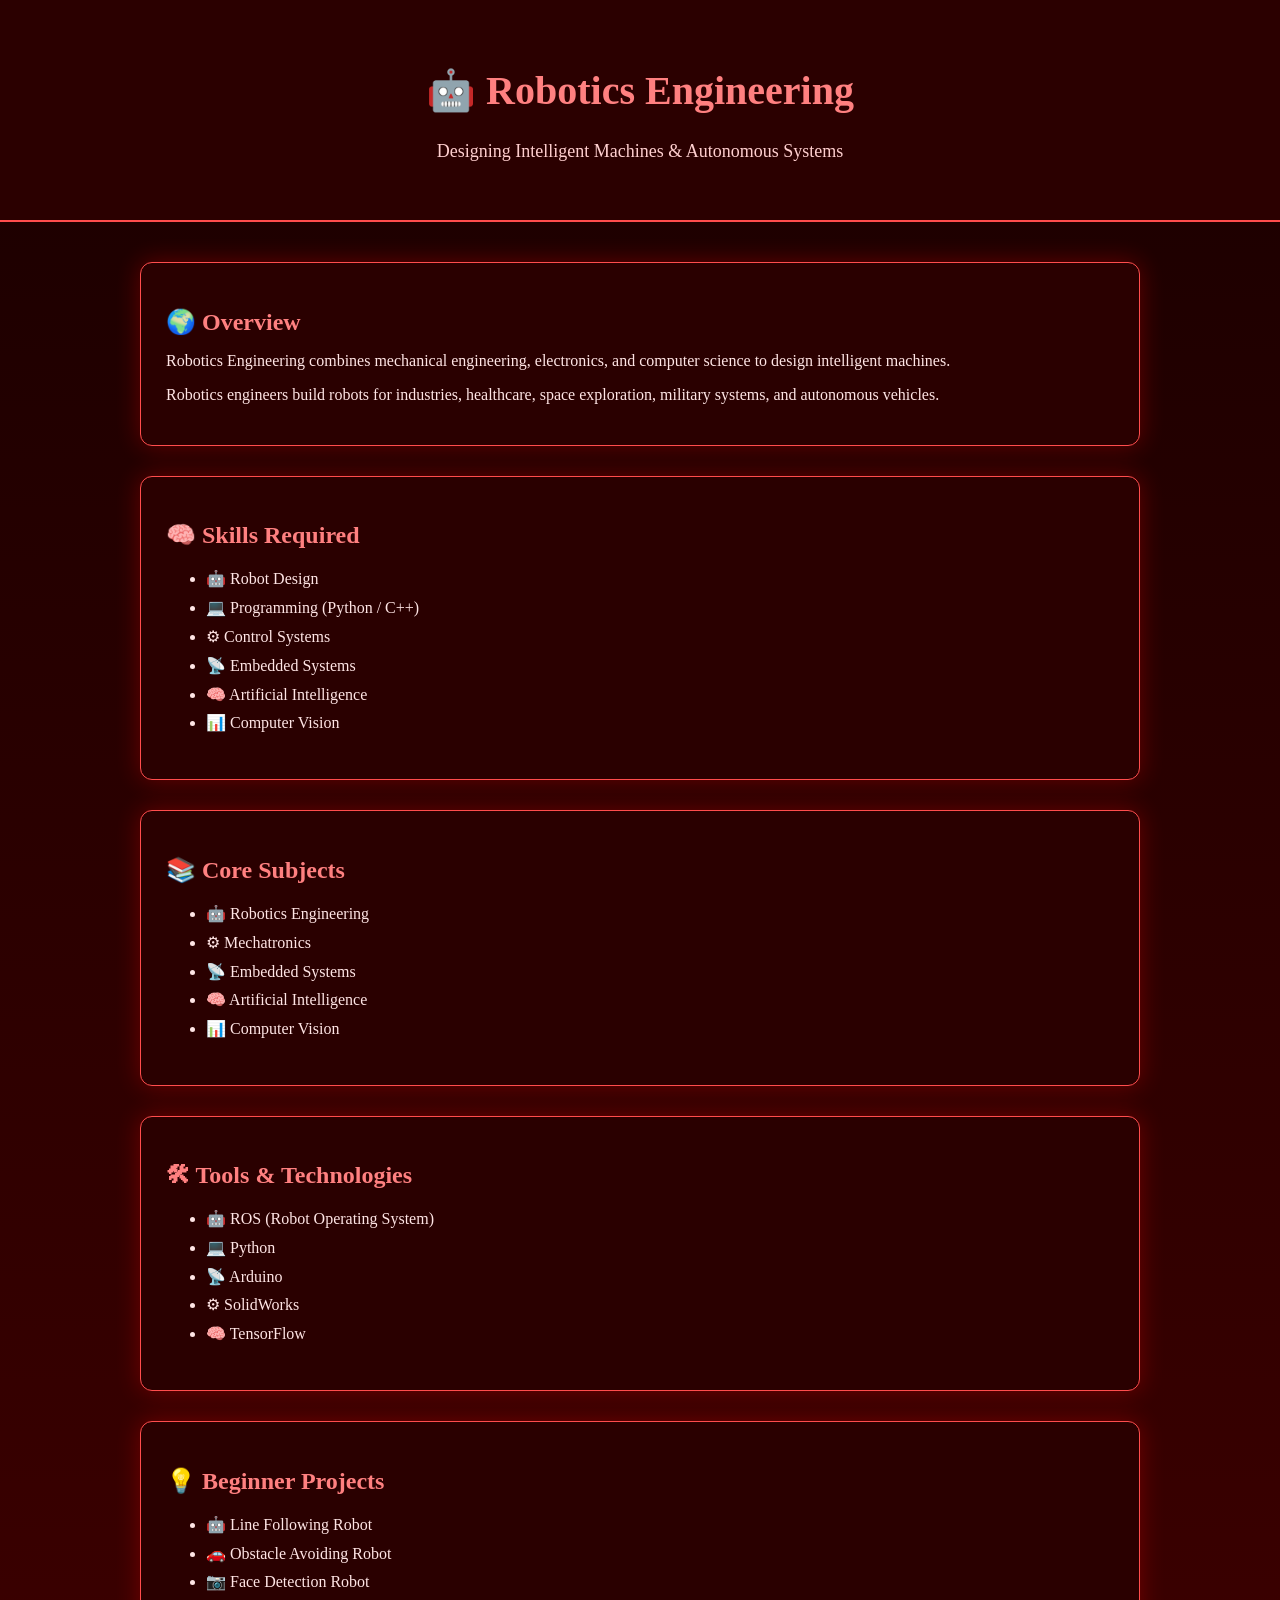
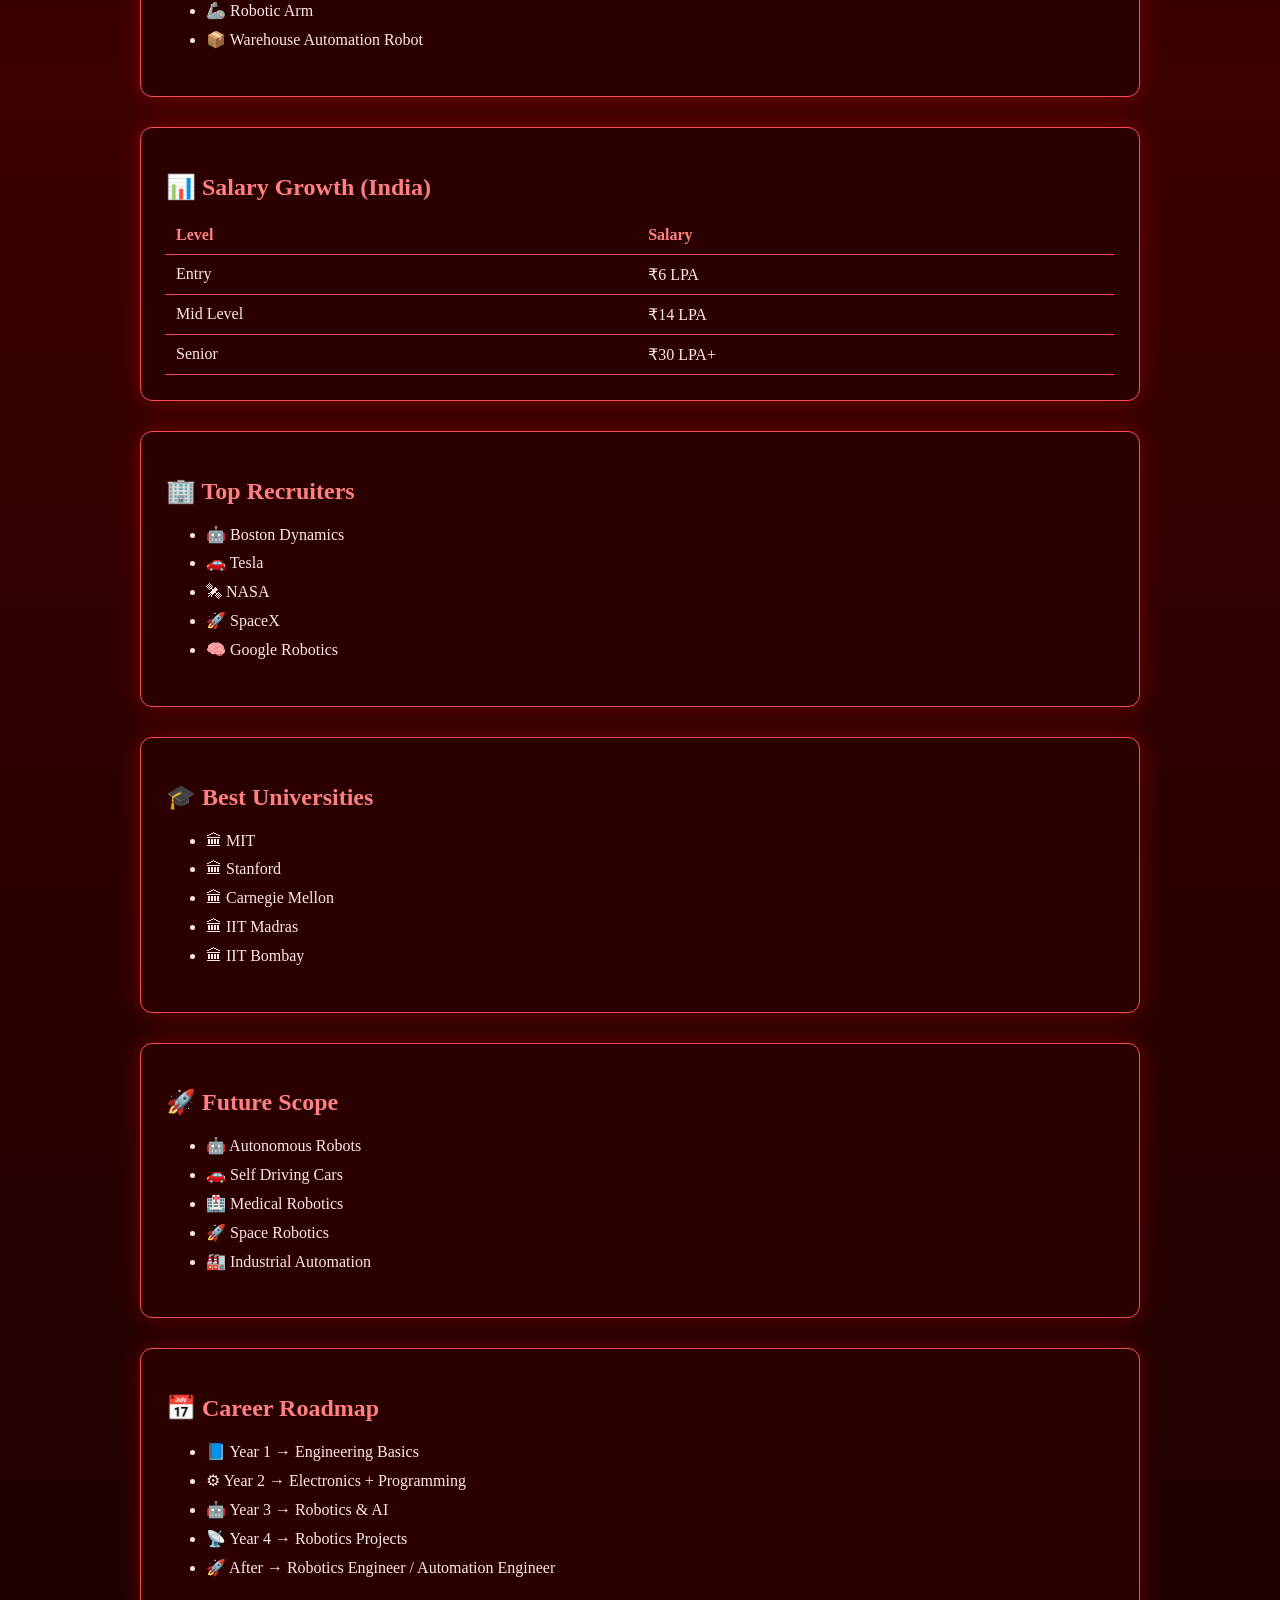
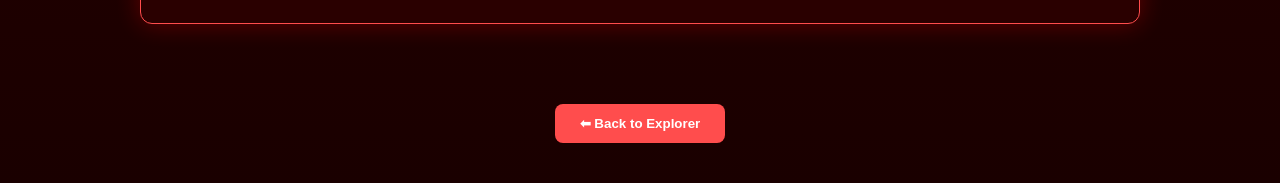
<file: branches/Robotics.html>
<!DOCTYPE html>
<html lang="en">

<head>

<meta charset="UTF-8">
<title>Robotics Engineering</title>

<style>

body{
margin:0;
font-family:Segoe UI;
background:linear-gradient(180deg,#1a0000,#3b0000,#1a0000);
color:#ffe5e5;
}

/* HEADER */

header{
text-align:center;
padding:40px;
background:#2b0000;
border-bottom:2px solid #ff4d4d;
}

header h1{
font-size:40px;
color:#ff8080;
}

header p{
font-size:18px;
color:#ffcfcf;
}

/* CONTAINER */

.container{
max-width:1000px;
margin:auto;
display:flex;
flex-direction:column;
gap:30px;
padding:40px;
}

/* CARD */

.card{
background:#2a0000;
border:1px solid #ff4d4d;
padding:25px;
border-radius:12px;
transition:0.4s;
box-shadow:0 0 25px rgba(255,0,0,0.3);
}

.card:hover{
transform:translateY(-6px);
box-shadow:0 0 35px rgba(255,0,0,0.6);
}

.card h2{
color:#ff8080;
margin-bottom:15px;
}

/* LIST */

ul{
line-height:1.8;
}

/* TABLE */

table{
width:100%;
border-collapse:collapse;
}

td,th{
padding:10px;
border-bottom:1px solid #ff4d4d;
}

th{
color:#ff8080;
text-align:left;
}

/* FLOATING ROBOT ICONS */

.robot{
position:fixed;
font-size:28px;
opacity:0.15;
animation:robotMove 35s linear infinite;
}

.robot:nth-child(1){
top:10%;
left:-10%;
}

.robot:nth-child(2){
top:45%;
left:-15%;
animation-delay:10s;
}

.robot:nth-child(3){
top:70%;
left:-20%;
animation-delay:20s;
}

@keyframes robotMove{
0%{transform:translateX(0) rotate(0deg)}
100%{transform:translateX(140vw) rotate(360deg)}
}

/* BACK BUTTON */

.back{
display:block;
margin:40px auto;
padding:12px 25px;
background:#ff4d4d;
border:none;
border-radius:8px;
font-weight:bold;
cursor:pointer;
color:white;
}

.back:hover{
background:#ff1a1a;
}

</style>

</head>

<body>

<div class="robot">🤖</div>
<div class="robot">⚙</div>
<div class="robot">🦾</div>

<header>

<h1>🤖 Robotics Engineering</h1>

<p>Designing Intelligent Machines & Autonomous Systems</p>

</header>

<div class="container">

<div class="card">

<h2>🌍 Overview</h2>

<p>
Robotics Engineering combines mechanical engineering,
electronics, and computer science to design intelligent machines.
</p>

<p>
Robotics engineers build robots for industries, healthcare,
space exploration, military systems, and autonomous vehicles.
</p>

</div>


<div class="card">

<h2>🧠 Skills Required</h2>

<ul>

<li>🤖 Robot Design</li>
<li>💻 Programming (Python / C++)</li>
<li>⚙ Control Systems</li>
<li>📡 Embedded Systems</li>
<li>🧠 Artificial Intelligence</li>
<li>📊 Computer Vision</li>

</ul>

</div>


<div class="card">

<h2>📚 Core Subjects</h2>

<ul>

<li>🤖 Robotics Engineering</li>
<li>⚙ Mechatronics</li>
<li>📡 Embedded Systems</li>
<li>🧠 Artificial Intelligence</li>
<li>📊 Computer Vision</li>

</ul>

</div>


<div class="card">

<h2>🛠 Tools & Technologies</h2>

<ul>

<li>🤖 ROS (Robot Operating System)</li>
<li>💻 Python</li>
<li>📡 Arduino</li>
<li>⚙ SolidWorks</li>
<li>🧠 TensorFlow</li>

</ul>

</div>


<div class="card">

<h2>💡 Beginner Projects</h2>

<ul>

<li>🤖 Line Following Robot</li>
<li>🚗 Obstacle Avoiding Robot</li>
<li>📷 Face Detection Robot</li>
<li>🦾 Robotic Arm</li>
<li>📦 Warehouse Automation Robot</li>

</ul>

</div>


<div class="card">

<h2>📊 Salary Growth (India)</h2>

<table>

<tr>
<th>Level</th>
<th>Salary</th>
</tr>

<tr>
<td>Entry</td>
<td>₹6 LPA</td>
</tr>

<tr>
<td>Mid Level</td>
<td>₹14 LPA</td>
</tr>

<tr>
<td>Senior</td>
<td>₹30 LPA+</td>
</tr>

</table>

</div>


<div class="card">

<h2>🏢 Top Recruiters</h2>

<ul>

<li>🤖 Boston Dynamics</li>
<li>🚗 Tesla</li>
<li>🛰 NASA</li>
<li>🚀 SpaceX</li>
<li>🧠 Google Robotics</li>

</ul>

</div>


<div class="card">

<h2>🎓 Best Universities</h2>

<ul>

<li>🏛 MIT</li>
<li>🏛 Stanford</li>
<li>🏛 Carnegie Mellon</li>
<li>🏛 IIT Madras</li>
<li>🏛 IIT Bombay</li>

</ul>

</div>


<div class="card">

<h2>🚀 Future Scope</h2>

<ul>

<li>🤖 Autonomous Robots</li>
<li>🚗 Self Driving Cars</li>
<li>🏥 Medical Robotics</li>
<li>🚀 Space Robotics</li>
<li>🏭 Industrial Automation</li>

</ul>

</div>


<div class="card">

<h2>📅 Career Roadmap</h2>

<ul>

<li>📘 Year 1 → Engineering Basics</li>
<li>⚙ Year 2 → Electronics + Programming</li>
<li>🤖 Year 3 → Robotics & AI</li>
<li>📡 Year 4 → Robotics Projects</li>
<li>🚀 After → Robotics Engineer / Automation Engineer</li>

</ul>

</div>

</div>

<button class="back" onclick="history.back()">⬅ Back to Explorer</button>

</body>
</html>
</file>
<file: style.css>
/* =========================
GLOBAL
========================= */

body{

margin:0;
font-family:Segoe UI;

background:linear-gradient(120deg,#020617,#0f172a,#020617);

color:white;

text-align:center;

overflow-x:hidden;

}


/* =========================
HEADER
========================= */

header{

padding:60px 20px;

}

header h1{

font-size:52px;
margin-bottom:10px;

background:linear-gradient(90deg,#60a5fa,#22c55e);

-webkit-background-clip:text;
color:transparent;

}

header p{

font-size:18px;
opacity:0.8;

}


/* =========================
SEARCH
========================= */

.searchBox{

margin-top:20px;

}

#search{

padding:14px;

width:320px;

border-radius:10px;

border:none;

font-size:16px;

outline:none;

}


/* =========================
BRANCH GRID
========================= */

#branches{

display:grid;

grid-template-columns:repeat(auto-fit,minmax(220px,1fr));

gap:25px;

max-width:1200px;

margin:60px auto;

padding:20px;

}


/* =========================
BRANCH BUTTON
========================= */

.branchButton{

padding:25px;

font-size:20px;

border:none;

border-radius:14px;

cursor:pointer;

background:linear-gradient(145deg,#2563eb,#3b82f6);

color:white;

box-shadow:0 12px 30px rgba(0,0,0,0.5);

transition:0.35s;

font-weight:bold;

}


/* HOVER */

.branchButton:hover{

transform:translateY(-8px) scale(1.05);

background:linear-gradient(145deg,#1d4ed8,#2563eb);

}


/* =========================
FOOTER
========================= */

footer{

margin-top:60px;

padding:30px;

opacity:0.7;

}


/* =========================
BACKGROUND PARTICLES
========================= */

.particle{

position:fixed;

width:4px;
height:4px;

background:white;

opacity:0.2;

top:-10px;

animation:fall linear infinite;

}


@keyframes fall{

to{

transform:translateY(110vh);

}

}
</file>
